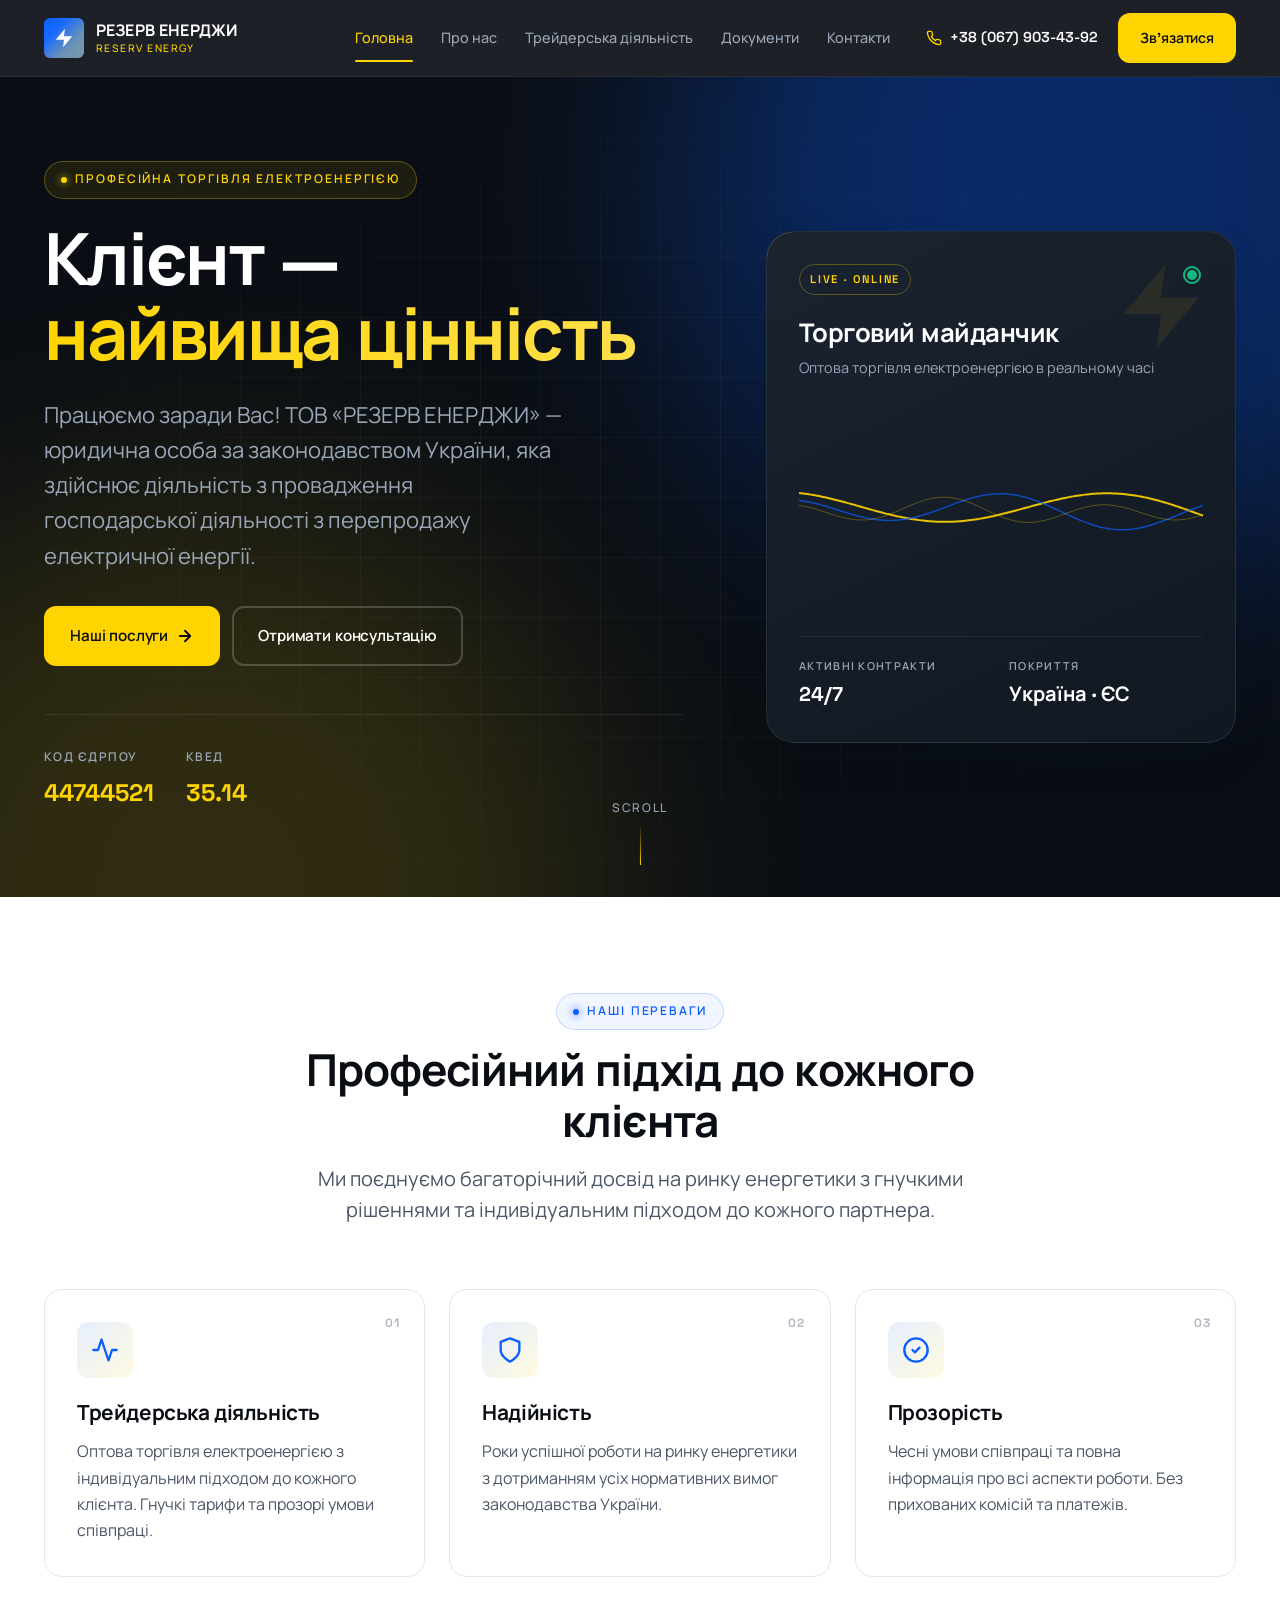
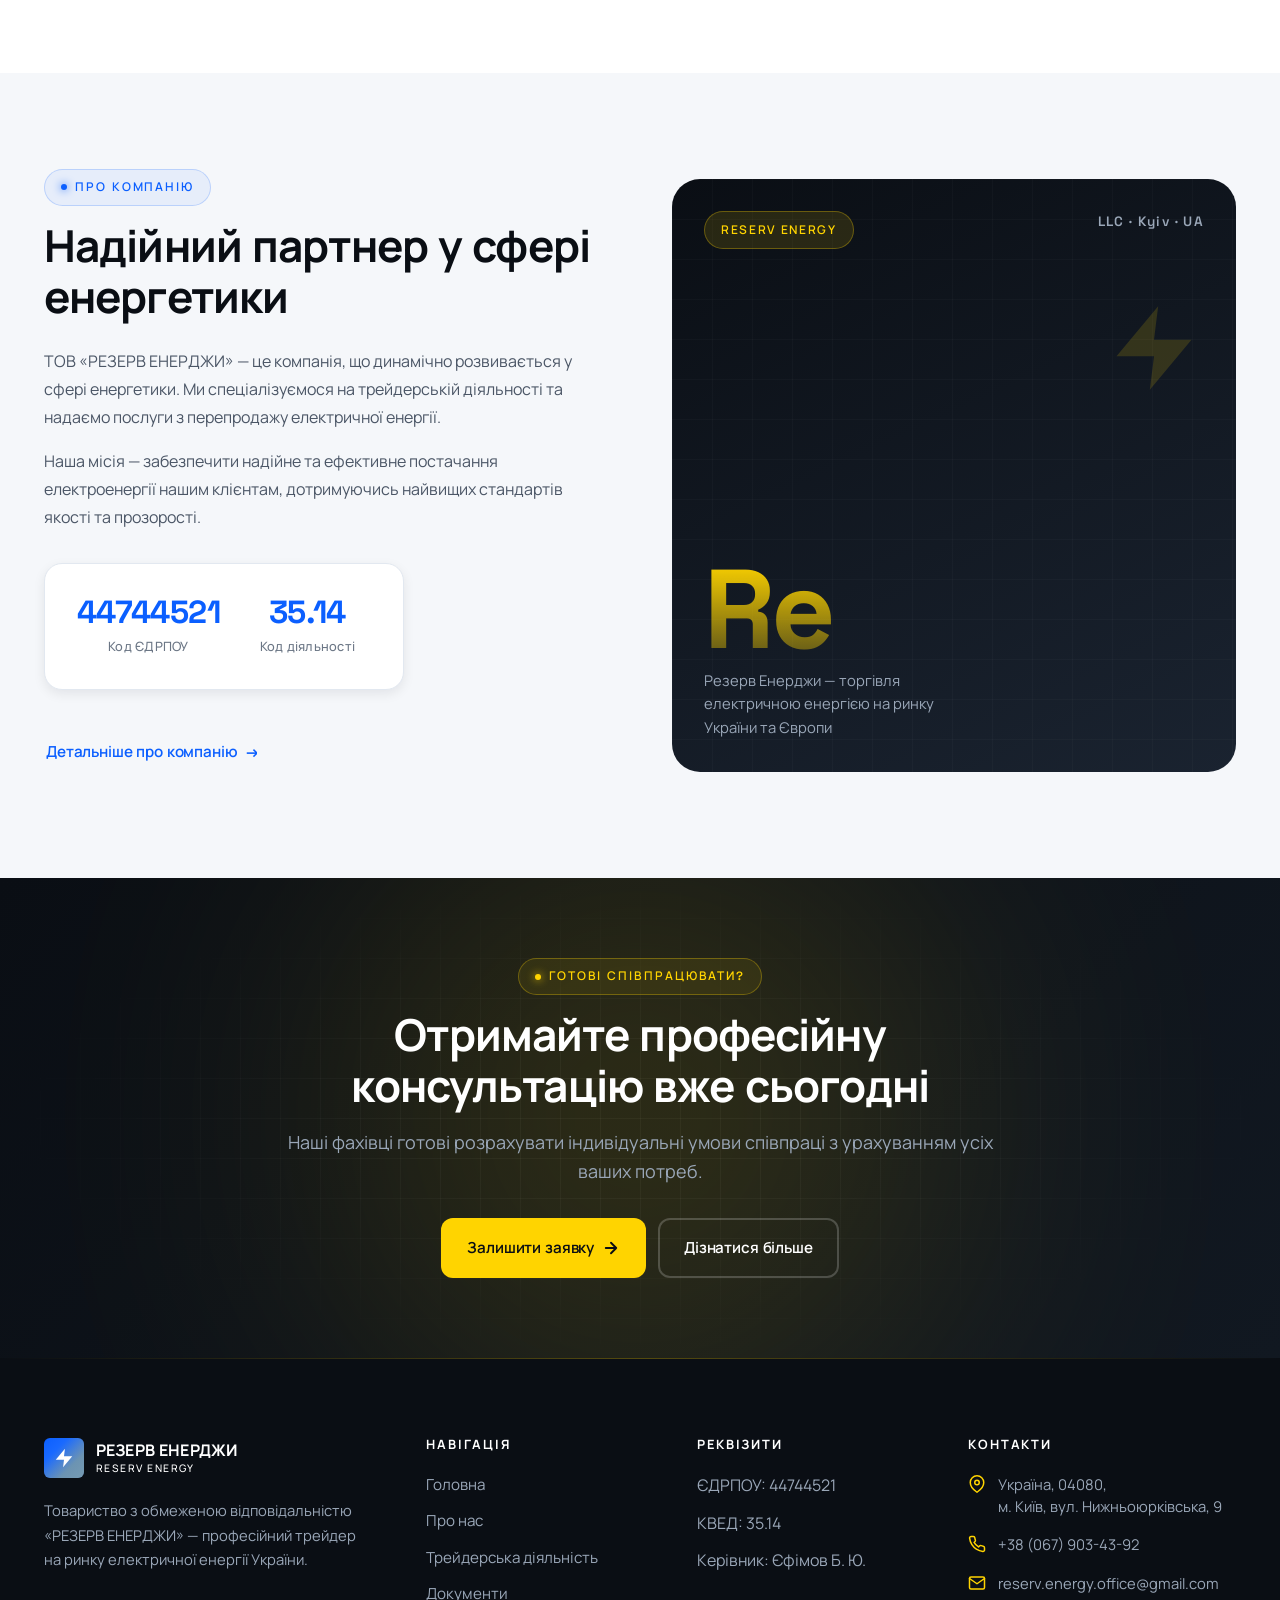
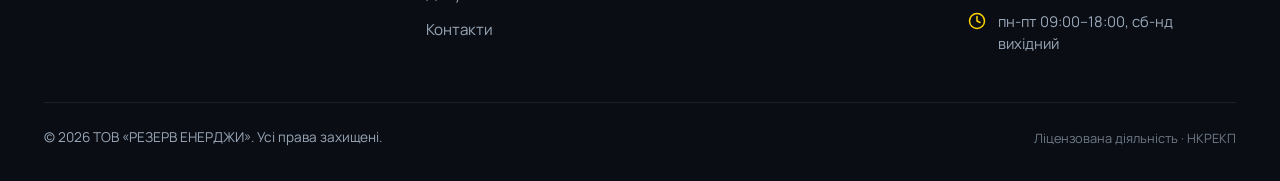
<file: index.html>
<!DOCTYPE html>
<html lang="uk">
<head>
    <meta charset="UTF-8">
    <meta name="viewport" content="width=device-width, initial-scale=1.0">
    <title>РЕЗЕРВ ЕНЕРДЖИ — Професійна торгівля електроенергією в Україні</title>
    <meta name="description" content="ТОВ «РЕЗЕРВ ЕНЕРДЖИ» — надійний постачальник електроенергії. Оптова торгівля електроенергією з індивідуальним підходом до кожного клієнта.">
    <meta name="keywords" content="електроенергія, трейдер, постачальник електроенергії, оптова торгівля, РЕЗЕРВ ЕНЕРДЖИ">
    <link rel="stylesheet" href="css/style.css">
    <link rel="icon" type="image/svg+xml" href='data:image/svg+xml,<svg xmlns="http://www.w3.org/2000/svg" viewBox="0 0 24 24" fill="%23ffd400"><path d="M13 2L3 14h9l-1 8 10-12h-9l1-8z"/></svg>'>
</head>
<body>

    <!-- ========== HEADER ========== -->
    <header class="header">
        <div class="container">
            <div class="header__inner">
                <a href="index.html" class="logo" aria-label="РЕЗЕРВ ЕНЕРДЖИ — головна">
                    <span class="logo__mark">
                        <svg viewBox="0 0 24 24" fill="currentColor" aria-hidden="true">
                            <path d="M13 2L3 14h9l-1 8 10-12h-9l1-8z"/>
                        </svg>
                    </span>
                    <span class="logo__text">
                        <span class="logo__name">РЕЗЕРВ ЕНЕРДЖИ</span>
                        <span class="logo__tagline">Reserv Energy</span>
                    </span>
                </a>

                <button class="nav-toggle" aria-label="Відкрити меню" aria-expanded="false">
                    <span></span><span></span><span></span>
                </button>

                <div class="header__nav-wrapper">
                    <nav class="nav" aria-label="Головне меню">
                        <a href="index.html" class="nav__link is-active">Головна</a>
                        <a href="about.html" class="nav__link">Про нас</a>
                        <a href="services.html" class="nav__link">Трейдерська діяльність</a>
                        <a href="documents.html" class="nav__link">Документи</a>
                        <a href="contact.html" class="nav__link">Контакти</a>
                    </nav>
                    <div class="header__cta">
                        <a href="tel:+380679034392" class="header__phone">
                            <svg viewBox="0 0 24 24" fill="none" stroke="currentColor" stroke-width="2" stroke-linecap="round" stroke-linejoin="round" aria-hidden="true">
                                <path d="M22 16.92v3a2 2 0 0 1-2.18 2 19.79 19.79 0 0 1-8.63-3.07 19.5 19.5 0 0 1-6-6 19.79 19.79 0 0 1-3.07-8.67A2 2 0 0 1 4.11 2h3a2 2 0 0 1 2 1.72 12.84 12.84 0 0 0 .7 2.81 2 2 0 0 1-.45 2.11L8.09 9.91a16 16 0 0 0 6 6l1.27-1.27a2 2 0 0 1 2.11-.45 12.84 12.84 0 0 0 2.81.7A2 2 0 0 1 22 16.92z"/>
                            </svg>
                            +38 (067) 903-43-92
                        </a>
                        <a href="contact.html" class="btn btn--accent">Зв'язатися</a>
                    </div>
                </div>
            </div>
        </div>
    </header>

    <main>

        <!-- ========== HERO ========== -->
        <section class="hero">
            <div class="hero__grid-bg"></div>
            <div class="hero__gradient hero__gradient--1"></div>
            <div class="hero__gradient hero__gradient--2"></div>

            <div class="container">
                <div class="hero__inner">
                    <div class="hero__content fade-up">
                        <span class="eyebrow eyebrow--inverse">Професійна торгівля електроенергією</span>

                        <h1 class="hero__title">
                            Клієнт —<br>
                            <span class="hero__title-accent">найвища цінність</span>
                        </h1>

                        <p class="hero__subtitle">
                            Працюємо заради Вас! ТОВ «РЕЗЕРВ ЕНЕРДЖИ» — юридична особа за законодавством України, яка здійснює діяльність з провадження господарської діяльності з перепродажу електричної енергії.
                        </p>

                        <div class="hero__cta">
                            <a href="services.html" class="btn btn--accent">
                                Наші послуги
                                <svg width="18" height="18" viewBox="0 0 24 24" fill="none" stroke="currentColor" stroke-width="2.5" stroke-linecap="round" stroke-linejoin="round" aria-hidden="true">
                                    <path d="M5 12h14M12 5l7 7-7 7"/>
                                </svg>
                            </a>
                            <a href="contact.html" class="btn btn--outline-light">Отримати консультацію</a>
                        </div>

                        <div class="hero__meta">
                            <div class="hero__meta-item">
                                <span class="hero__meta-label">Код ЄДРПОУ</span>
                                <span class="hero__meta-value">44744521</span>
                            </div>
                            <div class="hero__meta-item">
                                <span class="hero__meta-label">КВЕД</span>
                                <span class="hero__meta-value">35.14</span>
                            </div>
                        </div>
                    </div>

                    <!-- Energy card visual -->
                    <div class="hero__visual fade-up">
                        <div class="energy-card">
                            <svg class="energy-card__bolt" viewBox="0 0 24 24" fill="currentColor" aria-hidden="true">
                                <path d="M13 2L3 14h9l-1 8 10-12h-9l1-8z"/>
                            </svg>

                            <div class="energy-card__header">
                                <span class="energy-card__chip">Live · Online</span>
                                <span class="energy-card__pulse" aria-hidden="true"></span>
                            </div>

                            <h3 class="energy-card__title">Торговий майданчик</h3>
                            <p class="energy-card__subtitle">Оптова торгівля електроенергією в реальному часі</p>

                            <div class="energy-card__wave">
                                <canvas id="energyWave" style="width:100%;height:100%"></canvas>
                            </div>

                            <div class="energy-card__stats">
                                <div class="energy-stat">
                                    <div class="energy-stat__label">Активні контракти</div>
                                    <div class="energy-stat__value">24/7</div>
                                </div>
                                <div class="energy-stat">
                                    <div class="energy-stat__label">Покриття</div>
                                    <div class="energy-stat__value">Україна · ЄС</div>
                                </div>
                            </div>
                        </div>
                    </div>
                </div>
            </div>

            <div class="hero__scroll" aria-hidden="true">
                <span>Scroll</span>
                <span class="hero__scroll-line"></span>
            </div>
        </section>

        <!-- ========== ADVANTAGES ========== -->
        <section class="section">
            <div class="container">
                <div class="section-head fade-up">
                    <span class="eyebrow">Наші переваги</span>
                    <h2 class="section-head__title">Професійний підхід до кожного клієнта</h2>
                    <p class="lead">Ми поєднуємо багаторічний досвід на ринку енергетики з гнучкими рішеннями та індивідуальним підходом до кожного партнера.</p>
                </div>

                <div class="advantages">
                    <div class="advantage-card fade-up">
                        <span class="advantage-card__number">01</span>
                        <div class="advantage-card__icon">
                            <svg viewBox="0 0 24 24" fill="none" stroke="currentColor" stroke-width="2" stroke-linecap="round" stroke-linejoin="round" aria-hidden="true">
                                <polyline points="22 12 18 12 15 21 9 3 6 12 2 12"/>
                            </svg>
                        </div>
                        <h3 class="advantage-card__title">Трейдерська діяльність</h3>
                        <p class="advantage-card__text">Оптова торгівля електроенергією з індивідуальним підходом до кожного клієнта. Гнучкі тарифи та прозорі умови співпраці.</p>
                    </div>

                    <div class="advantage-card fade-up">
                        <span class="advantage-card__number">02</span>
                        <div class="advantage-card__icon">
                            <svg viewBox="0 0 24 24" fill="none" stroke="currentColor" stroke-width="2" stroke-linecap="round" stroke-linejoin="round" aria-hidden="true">
                                <path d="M12 22s8-4 8-10V5l-8-3-8 3v7c0 6 8 10 8 10z"/>
                            </svg>
                        </div>
                        <h3 class="advantage-card__title">Надійність</h3>
                        <p class="advantage-card__text">Роки успішної роботи на ринку енергетики з дотриманням усіх нормативних вимог законодавства України.</p>
                    </div>

                    <div class="advantage-card fade-up">
                        <span class="advantage-card__number">03</span>
                        <div class="advantage-card__icon">
                            <svg viewBox="0 0 24 24" fill="none" stroke="currentColor" stroke-width="2" stroke-linecap="round" stroke-linejoin="round" aria-hidden="true">
                                <circle cx="12" cy="12" r="10"/>
                                <path d="M9 12l2 2 4-4"/>
                            </svg>
                        </div>
                        <h3 class="advantage-card__title">Прозорість</h3>
                        <p class="advantage-card__text">Чесні умови співпраці та повна інформація про всі аспекти роботи. Без прихованих комісій та платежів.</p>
                    </div>
                </div>
            </div>
        </section>

        <!-- ========== ABOUT PREVIEW ========== -->
        <section class="section section--alt">
            <div class="container">
                <div class="about-preview">
                    <div class="about-preview__text fade-up">
                        <span class="eyebrow">Про компанію</span>
                        <h2 style="margin:var(--space-4) 0 var(--space-6)">Надійний партнер у сфері енергетики</h2>
                        <p>ТОВ «РЕЗЕРВ ЕНЕРДЖИ» — це компанія, що динамічно розвивається у сфері енергетики. Ми спеціалізуємося на трейдерській діяльності та надаємо послуги з перепродажу електричної енергії.</p>
                        <p>Наша місія — забезпечити надійне та ефективне постачання електроенергії нашим клієнтам, дотримуючись найвищих стандартів якості та прозорості.</p>

                        <div class="about-preview__stats" style="grid-template-columns:repeat(2,1fr);max-width:360px">
                            <div class="stat">
                                <div class="stat__value">44744521</div>
                                <div class="stat__label">Код ЄДРПОУ</div>
                            </div>
                            <div class="stat">
                                <div class="stat__value">35.14</div>
                                <div class="stat__label">Код діяльності</div>
                            </div>
                        </div>

                        <a href="about.html" class="btn btn--ghost" style="margin-top:var(--space-8)">
                            Детальніше про компанію
                            <span class="btn__arrow">→</span>
                        </a>
                    </div>

                    <div class="about-preview__visual fade-up">
                        <svg class="about-preview__visual-bolt" viewBox="0 0 24 24" fill="currentColor" aria-hidden="true">
                            <path d="M13 2L3 14h9l-1 8 10-12h-9l1-8z"/>
                        </svg>
                        <div class="about-preview__visual-top">
                            <span class="about-preview__visual-badge">Reserv Energy</span>
                            <span class="about-preview__visual-code">LLC · Kyiv · UA</span>
                        </div>
                        <div class="about-preview__visual-main">
                            <div class="about-preview__visual-number">Re</div>
                            <div class="about-preview__visual-label">Резерв Енерджи — торгівля електричною енергією на ринку України та Європи</div>
                        </div>
                    </div>
                </div>
            </div>
        </section>

        <!-- ========== CTA ========== -->
        <section class="cta">
            <div class="cta__glow"></div>
            <div class="container">
                <div class="cta__inner fade-up">
                    <span class="eyebrow eyebrow--inverse">Готові співпрацювати?</span>
                    <h2 class="cta__title">Отримайте професійну консультацію вже сьогодні</h2>
                    <p class="cta__text">Наші фахівці готові розрахувати індивідуальні умови співпраці з урахуванням усіх ваших потреб.</p>
                    <div class="cta__buttons">
                        <a href="contact.html" class="btn btn--accent">
                            Залишити заявку
                            <svg width="18" height="18" viewBox="0 0 24 24" fill="none" stroke="currentColor" stroke-width="2.5" stroke-linecap="round" stroke-linejoin="round" aria-hidden="true">
                                <path d="M5 12h14M12 5l7 7-7 7"/>
                            </svg>
                        </a>
                        <a href="services.html" class="btn btn--outline-light">Дізнатися більше</a>
                    </div>
                </div>
            </div>
        </section>

    </main>

    <!-- ========== FOOTER ========== -->
    <footer class="footer">
        <div class="container">
            <div class="footer__main">
                <div class="footer__brand">
                    <a href="index.html" class="logo">
                        <span class="logo__mark">
                            <svg viewBox="0 0 24 24" fill="currentColor" aria-hidden="true">
                                <path d="M13 2L3 14h9l-1 8 10-12h-9l1-8z"/>
                            </svg>
                        </span>
                        <span class="logo__text">
                            <span class="logo__name">РЕЗЕРВ ЕНЕРДЖИ</span>
                            <span class="logo__tagline">Reserv Energy</span>
                        </span>
                    </a>
                    <p class="footer__desc">Товариство з обмеженою відповідальністю «РЕЗЕРВ ЕНЕРДЖИ» — професійний трейдер на ринку електричної енергії України.</p>
                </div>

                <div class="footer__col">
                    <h4 class="footer__col-title">Навігація</h4>
                    <div class="footer__links">
                        <a href="index.html">Головна</a>
                        <a href="about.html">Про нас</a>
                        <a href="services.html">Трейдерська діяльність</a>
                        <a href="documents.html">Документи</a>
                        <a href="contact.html">Контакти</a>
                    </div>
                </div>

                <div class="footer__col">
                    <h4 class="footer__col-title">Реквізити</h4>
                    <div class="footer__links">
                        <span>ЄДРПОУ: 44744521</span>
                        <span>КВЕД: 35.14</span>
                        <span>Керівник: Єфімов Б. Ю.</span>
                    </div>
                </div>

                <div class="footer__col">
                    <h4 class="footer__col-title">Контакти</h4>
                    <div class="footer__contacts">
                        <div class="footer__contact-item">
                            <svg viewBox="0 0 24 24" fill="none" stroke="currentColor" stroke-width="2" stroke-linecap="round" stroke-linejoin="round" aria-hidden="true">
                                <path d="M21 10c0 7-9 13-9 13s-9-6-9-13a9 9 0 0 1 18 0z"/>
                                <circle cx="12" cy="10" r="3"/>
                            </svg>
                            <span>Україна, 04080,<br>м. Київ, вул. Нижньоюрківська, 9</span>
                        </div>
                        <div class="footer__contact-item">
                            <svg viewBox="0 0 24 24" fill="none" stroke="currentColor" stroke-width="2" stroke-linecap="round" stroke-linejoin="round" aria-hidden="true">
                                <path d="M22 16.92v3a2 2 0 0 1-2.18 2 19.79 19.79 0 0 1-8.63-3.07 19.5 19.5 0 0 1-6-6 19.79 19.79 0 0 1-3.07-8.67A2 2 0 0 1 4.11 2h3a2 2 0 0 1 2 1.72 12.84 12.84 0 0 0 .7 2.81 2 2 0 0 1-.45 2.11L8.09 9.91a16 16 0 0 0 6 6l1.27-1.27a2 2 0 0 1 2.11-.45 12.84 12.84 0 0 0 2.81.7A2 2 0 0 1 22 16.92z"/>
                            </svg>
                            <a href="tel:+380679034392">+38 (067) 903-43-92</a>
                        </div>
                        <div class="footer__contact-item">
                            <svg viewBox="0 0 24 24" fill="none" stroke="currentColor" stroke-width="2" stroke-linecap="round" stroke-linejoin="round" aria-hidden="true">
                                <path d="M4 4h16c1.1 0 2 .9 2 2v12c0 1.1-.9 2-2 2H4c-1.1 0-2-.9-2-2V6c0-1.1.9-2 2-2z"/>
                                <polyline points="22,6 12,13 2,6"/>
                            </svg>
                            <a href="mailto:reserv.energy.office@gmail.com">reserv.energy.office@gmail.com</a>
                        </div>
                        <div class="footer__contact-item">
                            <svg viewBox="0 0 24 24" fill="none" stroke="currentColor" stroke-width="2" stroke-linecap="round" stroke-linejoin="round" aria-hidden="true">
                                <circle cx="12" cy="12" r="10"/>
                                <polyline points="12 6 12 12 16 14"/>
                            </svg>
                            <span>пн-пт 09:00–18:00, сб-нд вихідний</span>
                        </div>
                    </div>
                </div>
            </div>

            <div class="footer__bottom">
                <span>© 2026 ТОВ «РЕЗЕРВ ЕНЕРДЖИ». Усі права захищені.</span>
                <span class="footer__legal">Ліцензована діяльність · НКРЕКП</span>
            </div>
        </div>
    </footer>

    <script src="js/main.js"></script>
</body>
</html>
</file>
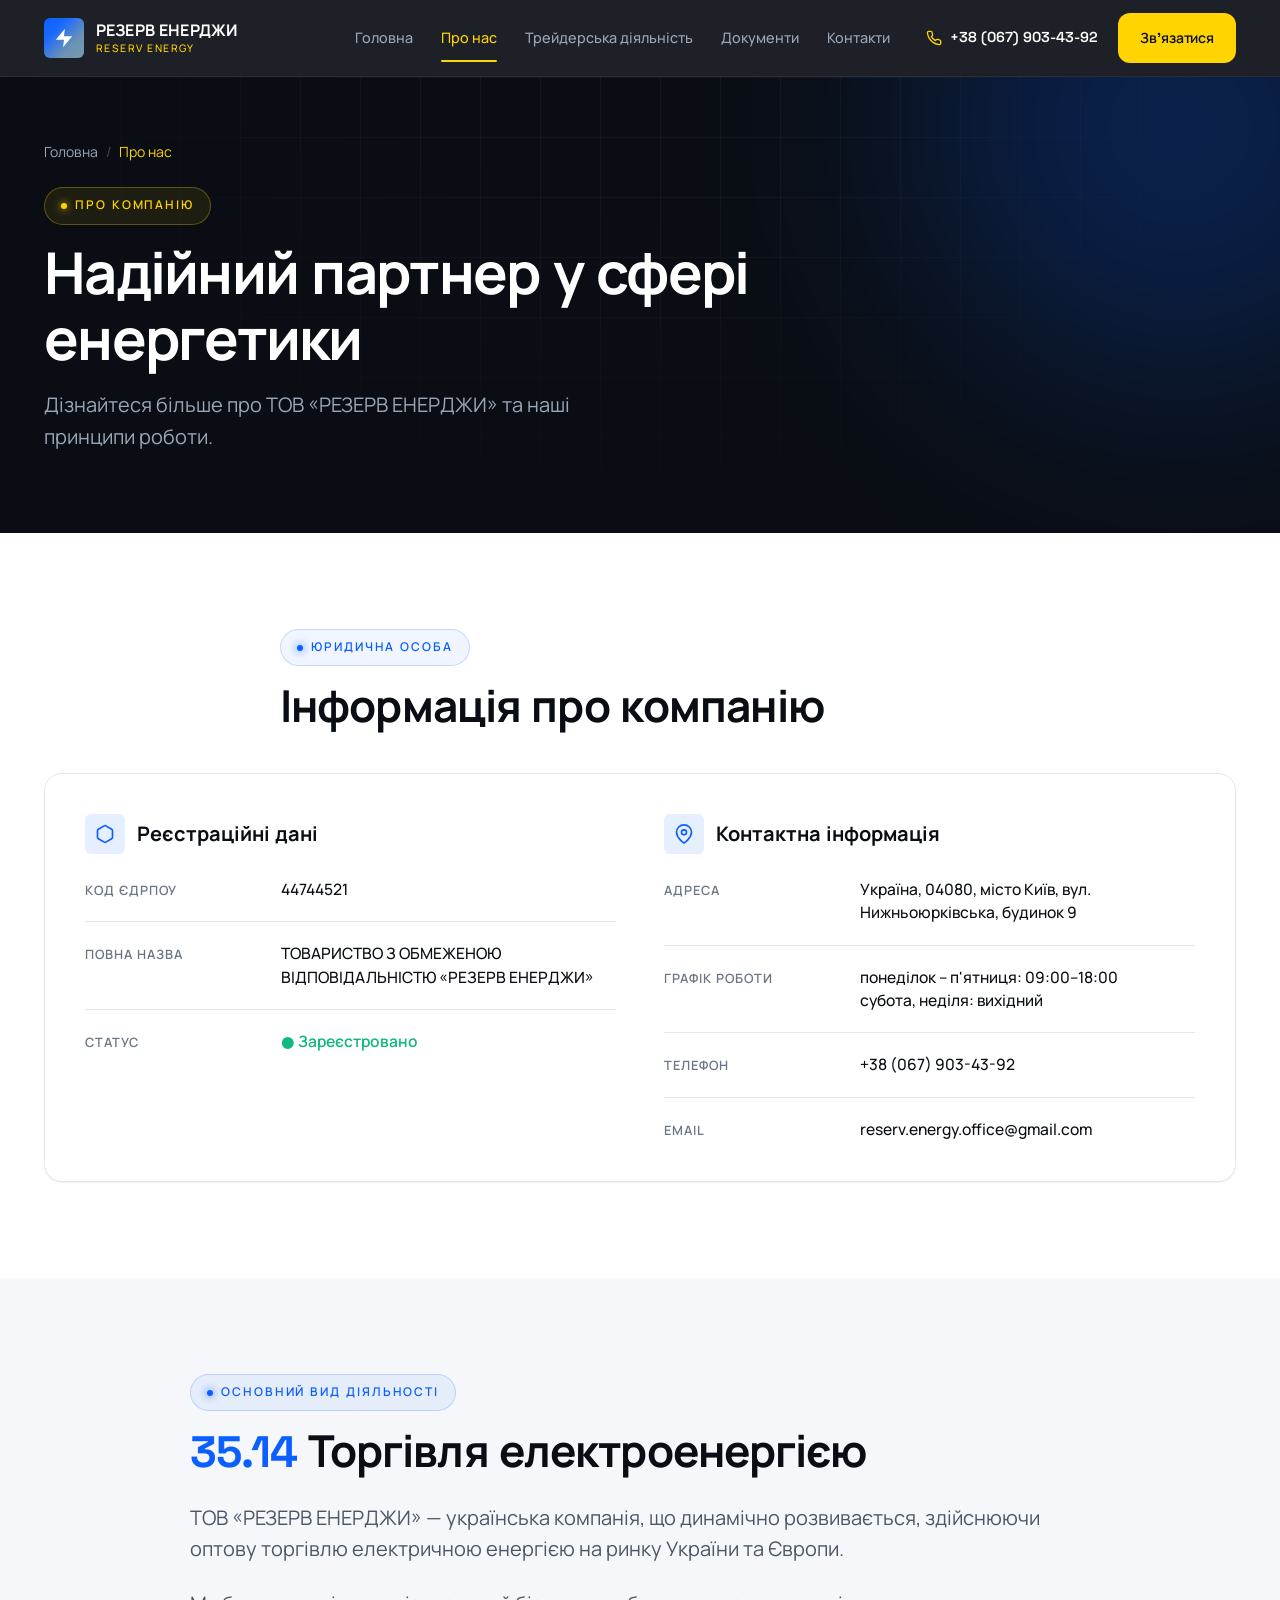
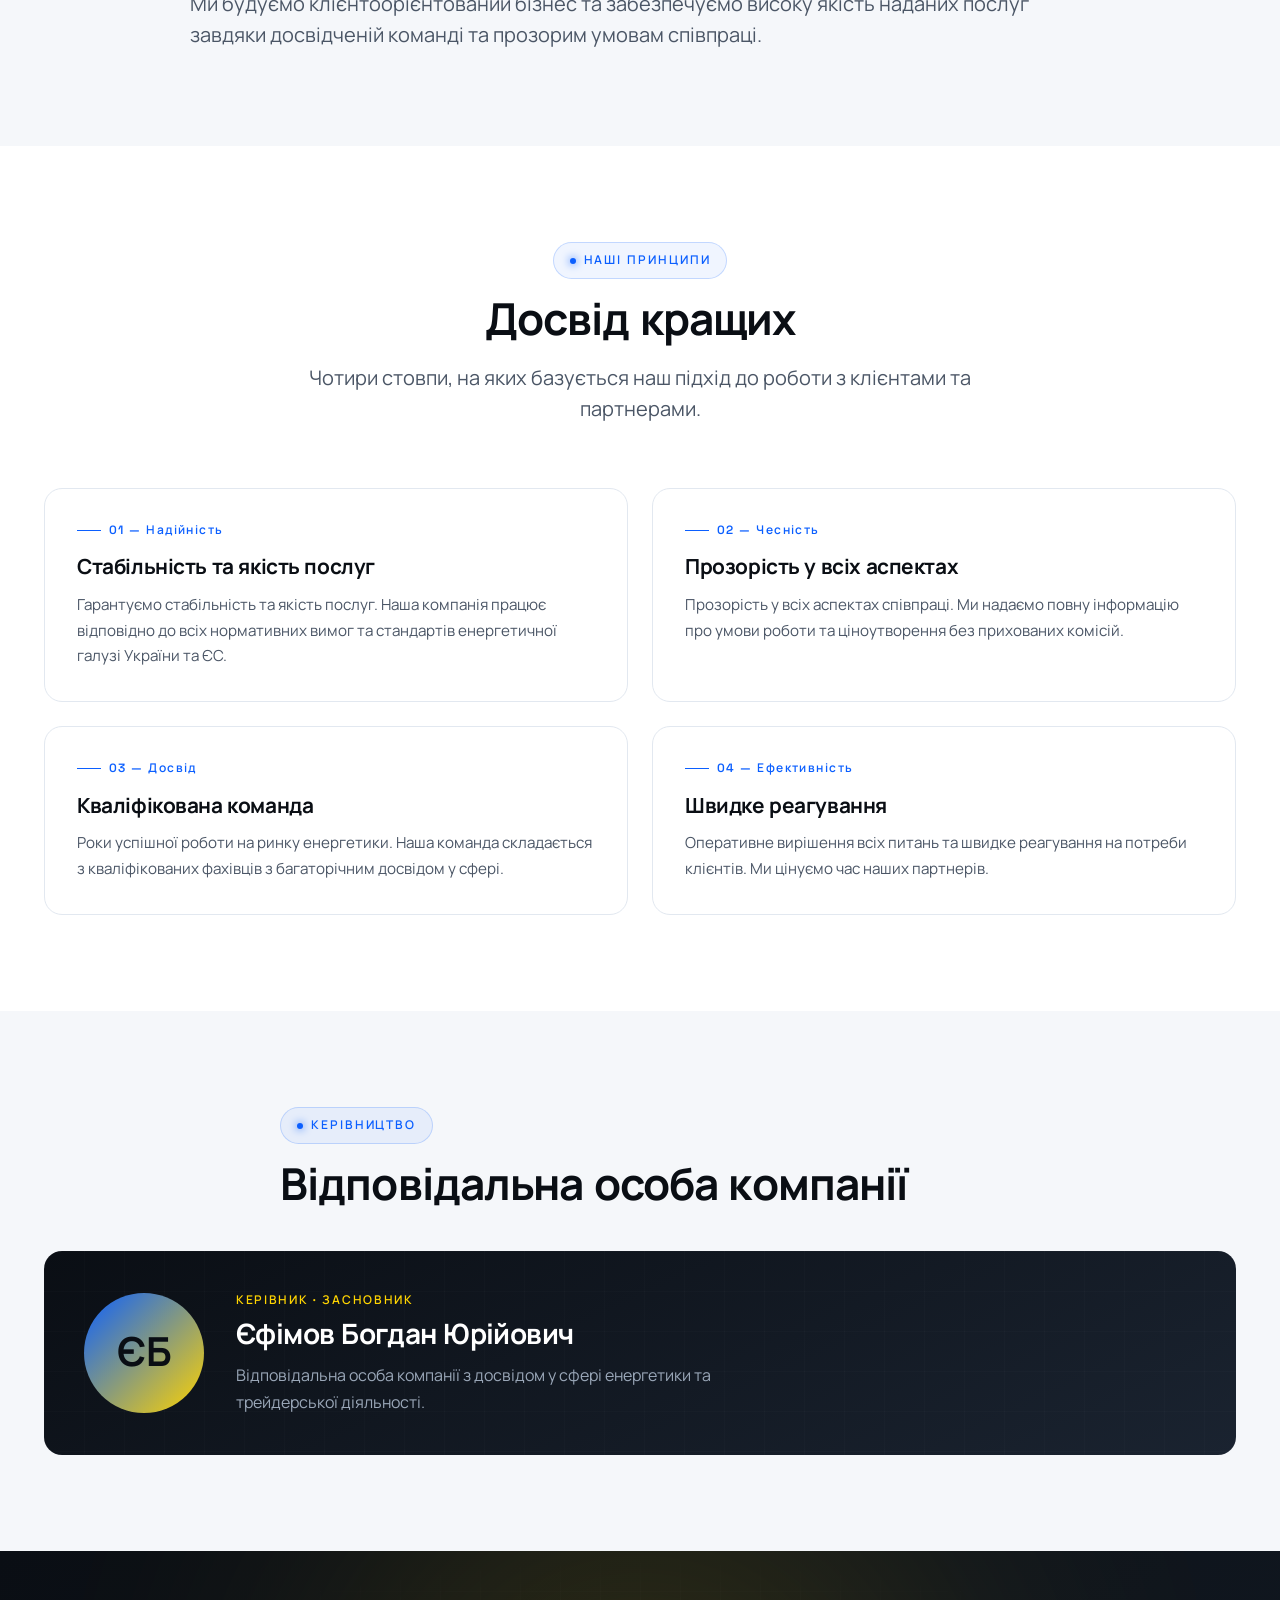
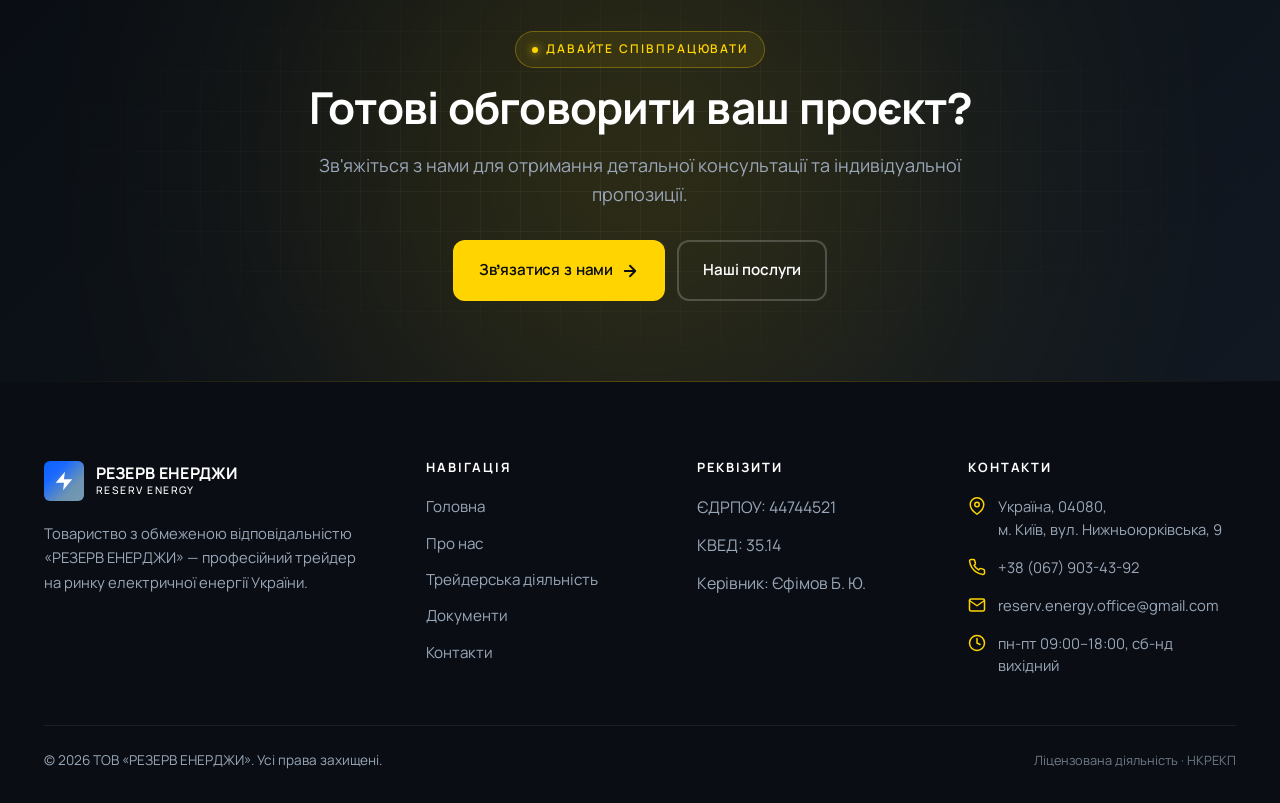
<file: about.html>
<!DOCTYPE html>
<html lang="uk">
<head>
    <meta charset="UTF-8">
    <meta name="viewport" content="width=device-width, initial-scale=1.0">
    <title>Про нас — ТОВ «РЕЗЕРВ ЕНЕРДЖИ»</title>
    <meta name="description" content="Дізнайтеся більше про ТОВ «РЕЗЕРВ ЕНЕРДЖИ» — компанію, що здійснює оптову торгівлю електричною енергією на ринку України та Європи.">
    <link rel="stylesheet" href="css/style.css">
    <link rel="icon" type="image/svg+xml" href='data:image/svg+xml,<svg xmlns="http://www.w3.org/2000/svg" viewBox="0 0 24 24" fill="%23ffd400"><path d="M13 2L3 14h9l-1 8 10-12h-9l1-8z"/></svg>'>
</head>
<body>

    <!-- ========== HEADER ========== -->
    <header class="header">
        <div class="container">
            <div class="header__inner">
                <a href="index.html" class="logo">
                    <span class="logo__mark">
                        <svg viewBox="0 0 24 24" fill="currentColor" aria-hidden="true">
                            <path d="M13 2L3 14h9l-1 8 10-12h-9l1-8z"/>
                        </svg>
                    </span>
                    <span class="logo__text">
                        <span class="logo__name">РЕЗЕРВ ЕНЕРДЖИ</span>
                        <span class="logo__tagline">Reserv Energy</span>
                    </span>
                </a>

                <button class="nav-toggle" aria-label="Відкрити меню" aria-expanded="false">
                    <span></span><span></span><span></span>
                </button>

                <div class="header__nav-wrapper">
                    <nav class="nav" aria-label="Головне меню">
                        <a href="index.html" class="nav__link">Головна</a>
                        <a href="about.html" class="nav__link is-active">Про нас</a>
                        <a href="services.html" class="nav__link">Трейдерська діяльність</a>
                        <a href="documents.html" class="nav__link">Документи</a>
                        <a href="contact.html" class="nav__link">Контакти</a>
                    </nav>
                    <div class="header__cta">
                        <a href="tel:+380679034392" class="header__phone">
                            <svg viewBox="0 0 24 24" fill="none" stroke="currentColor" stroke-width="2" stroke-linecap="round" stroke-linejoin="round" aria-hidden="true">
                                <path d="M22 16.92v3a2 2 0 0 1-2.18 2 19.79 19.79 0 0 1-8.63-3.07 19.5 19.5 0 0 1-6-6 19.79 19.79 0 0 1-3.07-8.67A2 2 0 0 1 4.11 2h3a2 2 0 0 1 2 1.72 12.84 12.84 0 0 0 .7 2.81 2 2 0 0 1-.45 2.11L8.09 9.91a16 16 0 0 0 6 6l1.27-1.27a2 2 0 0 1 2.11-.45 12.84 12.84 0 0 0 2.81.7A2 2 0 0 1 22 16.92z"/>
                            </svg>
                            +38 (067) 903-43-92
                        </a>
                        <a href="contact.html" class="btn btn--accent">Зв'язатися</a>
                    </div>
                </div>
            </div>
        </div>
    </header>

    <main>

        <!-- ========== PAGE HEADER ========== -->
        <section class="page-header">
            <div class="page-header__grid-bg"></div>
            <div class="page-header__glow"></div>
            <div class="container">
                <div class="page-header__inner">
                    <nav class="breadcrumbs" aria-label="Хлібні крихти">
                        <a href="index.html">Головна</a>
                        <span class="breadcrumbs__sep">/</span>
                        <span class="breadcrumbs__current">Про нас</span>
                    </nav>
                    <span class="eyebrow eyebrow--inverse">Про компанію</span>
                    <h1 class="page-header__title">Надійний партнер у сфері енергетики</h1>
                    <p class="page-header__subtitle">Дізнайтеся більше про ТОВ «РЕЗЕРВ ЕНЕРДЖИ» та наші принципи роботи.</p>
                </div>
            </div>
        </section>

        <!-- ========== COMPANY INFO ========== -->
        <section class="section">
            <div class="container">
                <div class="section-head fade-up" style="text-align:left;margin-bottom:var(--space-10)">
                    <span class="eyebrow">Юридична особа</span>
                    <h2 class="section-head__title" style="margin:var(--space-4) 0">Інформація про компанію</h2>
                </div>

                <div class="info-panel fade-up">
                    <div>
                        <div class="info-panel__heading">
                            <span class="info-panel__heading-icon">
                                <svg width="20" height="20" viewBox="0 0 24 24" fill="none" stroke="currentColor" stroke-width="2" stroke-linecap="round" stroke-linejoin="round" aria-hidden="true">
                                    <path d="M21 16V8a2 2 0 0 0-1-1.73l-7-4a2 2 0 0 0-2 0l-7 4A2 2 0 0 0 3 8v8a2 2 0 0 0 1 1.73l7 4a2 2 0 0 0 2 0l7-4A2 2 0 0 0 21 16z"/>
                                </svg>
                            </span>
                            Реєстраційні дані
                        </div>
                        <ul class="info-list">
                            <li class="info-list__item">
                                <span class="info-list__label">Код ЄДРПОУ</span>
                                <span class="info-list__value">44744521</span>
                            </li>
                            <li class="info-list__item">
                                <span class="info-list__label">Повна назва</span>
                                <span class="info-list__value">ТОВАРИСТВО З ОБМЕЖЕНОЮ ВІДПОВІДАЛЬНІСТЮ «РЕЗЕРВ ЕНЕРДЖИ»</span>
                            </li>
                            <li class="info-list__item">
                                <span class="info-list__label">Статус</span>
                                <span class="info-list__value" style="color:var(--color-success);font-weight:600">● Зареєстровано</span>
                            </li>
                        </ul>
                    </div>

                    <div>
                        <div class="info-panel__heading">
                            <span class="info-panel__heading-icon">
                                <svg width="20" height="20" viewBox="0 0 24 24" fill="none" stroke="currentColor" stroke-width="2" stroke-linecap="round" stroke-linejoin="round" aria-hidden="true">
                                    <path d="M21 10c0 7-9 13-9 13s-9-6-9-13a9 9 0 0 1 18 0z"/>
                                    <circle cx="12" cy="10" r="3"/>
                                </svg>
                            </span>
                            Контактна інформація
                        </div>
                        <ul class="info-list">
                            <li class="info-list__item">
                                <span class="info-list__label">Адреса</span>
                                <span class="info-list__value">Україна, 04080, місто Київ, вул. Нижньоюрківська, будинок 9</span>
                            </li>
                            <li class="info-list__item">
                                <span class="info-list__label">Графік роботи</span>
                                <span class="info-list__value">понеділок – п'ятниця: 09:00–18:00<br>субота, неділя: вихідний</span>
                            </li>
                            <li class="info-list__item">
                                <span class="info-list__label">Телефон</span>
                                <span class="info-list__value"><a href="tel:+380679034392">+38 (067) 903-43-92</a></span>
                            </li>
                            <li class="info-list__item">
                                <span class="info-list__label">Email</span>
                                <span class="info-list__value"><a href="mailto:reserv.energy.office@gmail.com">reserv.energy.office@gmail.com</a></span>
                            </li>
                        </ul>
                    </div>
                </div>
            </div>
        </section>

        <!-- ========== MAIN ACTIVITY ========== -->
        <section class="section section--alt">
            <div class="container">
                <div style="max-width:900px;margin:0 auto" class="fade-up">
                    <span class="eyebrow">Основний вид діяльності</span>
                    <h2 style="margin:var(--space-4) 0 var(--space-6)">
                        <span style="font-family:var(--font-display);color:var(--color-primary)">35.14</span> Торгівля електроенергією
                    </h2>
                    <p class="lead" style="margin-bottom:var(--space-6)">
                        ТОВ «РЕЗЕРВ ЕНЕРДЖИ» — українська компанія, що динамічно розвивається, здійснюючи оптову торгівлю електричною енергією на ринку України та Європи.
                    </p>
                    <p class="lead">
                        Ми будуємо клієнтоорієнтований бізнес та забезпечуємо високу якість наданих послуг завдяки досвідченій команді та прозорим умовам співпраці.
                    </p>
                </div>
            </div>
        </section>

        <!-- ========== PRINCIPLES ========== -->
        <section class="section">
            <div class="container">
                <div class="section-head fade-up">
                    <span class="eyebrow">Наші принципи</span>
                    <h2 class="section-head__title">Досвід кращих</h2>
                    <p class="lead">Чотири стовпи, на яких базується наш підхід до роботи з клієнтами та партнерами.</p>
                </div>

                <div class="principles">
                    <article class="principle-card fade-up">
                        <div class="principle-card__num">01 — Надійність</div>
                        <h3 class="principle-card__title">Стабільність та якість послуг</h3>
                        <p class="principle-card__text">Гарантуємо стабільність та якість послуг. Наша компанія працює відповідно до всіх нормативних вимог та стандартів енергетичної галузі України та ЄС.</p>
                    </article>

                    <article class="principle-card fade-up">
                        <div class="principle-card__num">02 — Чесність</div>
                        <h3 class="principle-card__title">Прозорість у всіх аспектах</h3>
                        <p class="principle-card__text">Прозорість у всіх аспектах співпраці. Ми надаємо повну інформацію про умови роботи та ціноутворення без прихованих комісій.</p>
                    </article>

                    <article class="principle-card fade-up">
                        <div class="principle-card__num">03 — Досвід</div>
                        <h3 class="principle-card__title">Кваліфікована команда</h3>
                        <p class="principle-card__text">Роки успішної роботи на ринку енергетики. Наша команда складається з кваліфікованих фахівців з багаторічним досвідом у сфері.</p>
                    </article>

                    <article class="principle-card fade-up">
                        <div class="principle-card__num">04 — Ефективність</div>
                        <h3 class="principle-card__title">Швидке реагування</h3>
                        <p class="principle-card__text">Оперативне вирішення всіх питань та швидке реагування на потреби клієнтів. Ми цінуємо час наших партнерів.</p>
                    </article>
                </div>
            </div>
        </section>

        <!-- ========== LEADERSHIP ========== -->
        <section class="section section--alt">
            <div class="container">
                <div class="section-head fade-up" style="text-align:left;margin-bottom:var(--space-10)">
                    <span class="eyebrow">Керівництво</span>
                    <h2 class="section-head__title" style="margin:var(--space-4) 0">Відповідальна особа компанії</h2>
                </div>

                <div class="leader-card fade-up">
                    <div class="leader-card__avatar">ЄБ</div>
                    <div class="leader-card__content">
                        <div class="leader-card__role">Керівник · Засновник</div>
                        <h3 class="leader-card__name">Єфімов Богдан Юрійович</h3>
                        <p class="leader-card__desc">Відповідальна особа компанії з досвідом у сфері енергетики та трейдерської діяльності.</p>
                    </div>
                </div>
            </div>
        </section>

        <!-- ========== CTA ========== -->
        <section class="cta">
            <div class="cta__glow"></div>
            <div class="container">
                <div class="cta__inner fade-up">
                    <span class="eyebrow eyebrow--inverse">Давайте співпрацювати</span>
                    <h2 class="cta__title">Готові обговорити ваш проєкт?</h2>
                    <p class="cta__text">Зв'яжіться з нами для отримання детальної консультації та індивідуальної пропозиції.</p>
                    <div class="cta__buttons">
                        <a href="contact.html" class="btn btn--accent">
                            Зв'язатися з нами
                            <svg width="18" height="18" viewBox="0 0 24 24" fill="none" stroke="currentColor" stroke-width="2.5" stroke-linecap="round" stroke-linejoin="round" aria-hidden="true">
                                <path d="M5 12h14M12 5l7 7-7 7"/>
                            </svg>
                        </a>
                        <a href="services.html" class="btn btn--outline-light">Наші послуги</a>
                    </div>
                </div>
            </div>
        </section>

    </main>

    <!-- ========== FOOTER ========== -->
    <footer class="footer">
        <div class="container">
            <div class="footer__main">
                <div class="footer__brand">
                    <a href="index.html" class="logo">
                        <span class="logo__mark">
                            <svg viewBox="0 0 24 24" fill="currentColor" aria-hidden="true">
                                <path d="M13 2L3 14h9l-1 8 10-12h-9l1-8z"/>
                            </svg>
                        </span>
                        <span class="logo__text">
                            <span class="logo__name">РЕЗЕРВ ЕНЕРДЖИ</span>
                            <span class="logo__tagline">Reserv Energy</span>
                        </span>
                    </a>
                    <p class="footer__desc">Товариство з обмеженою відповідальністю «РЕЗЕРВ ЕНЕРДЖИ» — професійний трейдер на ринку електричної енергії України.</p>
                </div>

                <div class="footer__col">
                    <h4 class="footer__col-title">Навігація</h4>
                    <div class="footer__links">
                        <a href="index.html">Головна</a>
                        <a href="about.html">Про нас</a>
                        <a href="services.html">Трейдерська діяльність</a>
                        <a href="documents.html">Документи</a>
                        <a href="contact.html">Контакти</a>
                    </div>
                </div>

                <div class="footer__col">
                    <h4 class="footer__col-title">Реквізити</h4>
                    <div class="footer__links">
                        <span>ЄДРПОУ: 44744521</span>
                        <span>КВЕД: 35.14</span>
                        <span>Керівник: Єфімов Б. Ю.</span>
                    </div>
                </div>

                <div class="footer__col">
                    <h4 class="footer__col-title">Контакти</h4>
                    <div class="footer__contacts">
                        <div class="footer__contact-item">
                            <svg viewBox="0 0 24 24" fill="none" stroke="currentColor" stroke-width="2" stroke-linecap="round" stroke-linejoin="round" aria-hidden="true">
                                <path d="M21 10c0 7-9 13-9 13s-9-6-9-13a9 9 0 0 1 18 0z"/>
                                <circle cx="12" cy="10" r="3"/>
                            </svg>
                            <span>Україна, 04080,<br>м. Київ, вул. Нижньоюрківська, 9</span>
                        </div>
                        <div class="footer__contact-item">
                            <svg viewBox="0 0 24 24" fill="none" stroke="currentColor" stroke-width="2" stroke-linecap="round" stroke-linejoin="round" aria-hidden="true">
                                <path d="M22 16.92v3a2 2 0 0 1-2.18 2 19.79 19.79 0 0 1-8.63-3.07 19.5 19.5 0 0 1-6-6 19.79 19.79 0 0 1-3.07-8.67A2 2 0 0 1 4.11 2h3a2 2 0 0 1 2 1.72 12.84 12.84 0 0 0 .7 2.81 2 2 0 0 1-.45 2.11L8.09 9.91a16 16 0 0 0 6 6l1.27-1.27a2 2 0 0 1 2.11-.45 12.84 12.84 0 0 0 2.81.7A2 2 0 0 1 22 16.92z"/>
                            </svg>
                            <a href="tel:+380679034392">+38 (067) 903-43-92</a>
                        </div>
                        <div class="footer__contact-item">
                            <svg viewBox="0 0 24 24" fill="none" stroke="currentColor" stroke-width="2" stroke-linecap="round" stroke-linejoin="round" aria-hidden="true">
                                <path d="M4 4h16c1.1 0 2 .9 2 2v12c0 1.1-.9 2-2 2H4c-1.1 0-2-.9-2-2V6c0-1.1.9-2 2-2z"/>
                                <polyline points="22,6 12,13 2,6"/>
                            </svg>
                            <a href="mailto:reserv.energy.office@gmail.com">reserv.energy.office@gmail.com</a>
                        </div>
                        <div class="footer__contact-item">
                            <svg viewBox="0 0 24 24" fill="none" stroke="currentColor" stroke-width="2" stroke-linecap="round" stroke-linejoin="round" aria-hidden="true">
                                <circle cx="12" cy="12" r="10"/>
                                <polyline points="12 6 12 12 16 14"/>
                            </svg>
                            <span>пн-пт 09:00–18:00, сб-нд вихідний</span>
                        </div>
                    </div>
                </div>
            </div>

            <div class="footer__bottom">
                <span>© 2026 ТОВ «РЕЗЕРВ ЕНЕРДЖИ». Усі права захищені.</span>
                <span class="footer__legal">Ліцензована діяльність · НКРЕКП</span>
            </div>
        </div>
    </footer>

    <script src="js/main.js"></script>
</body>
</html>
</file>
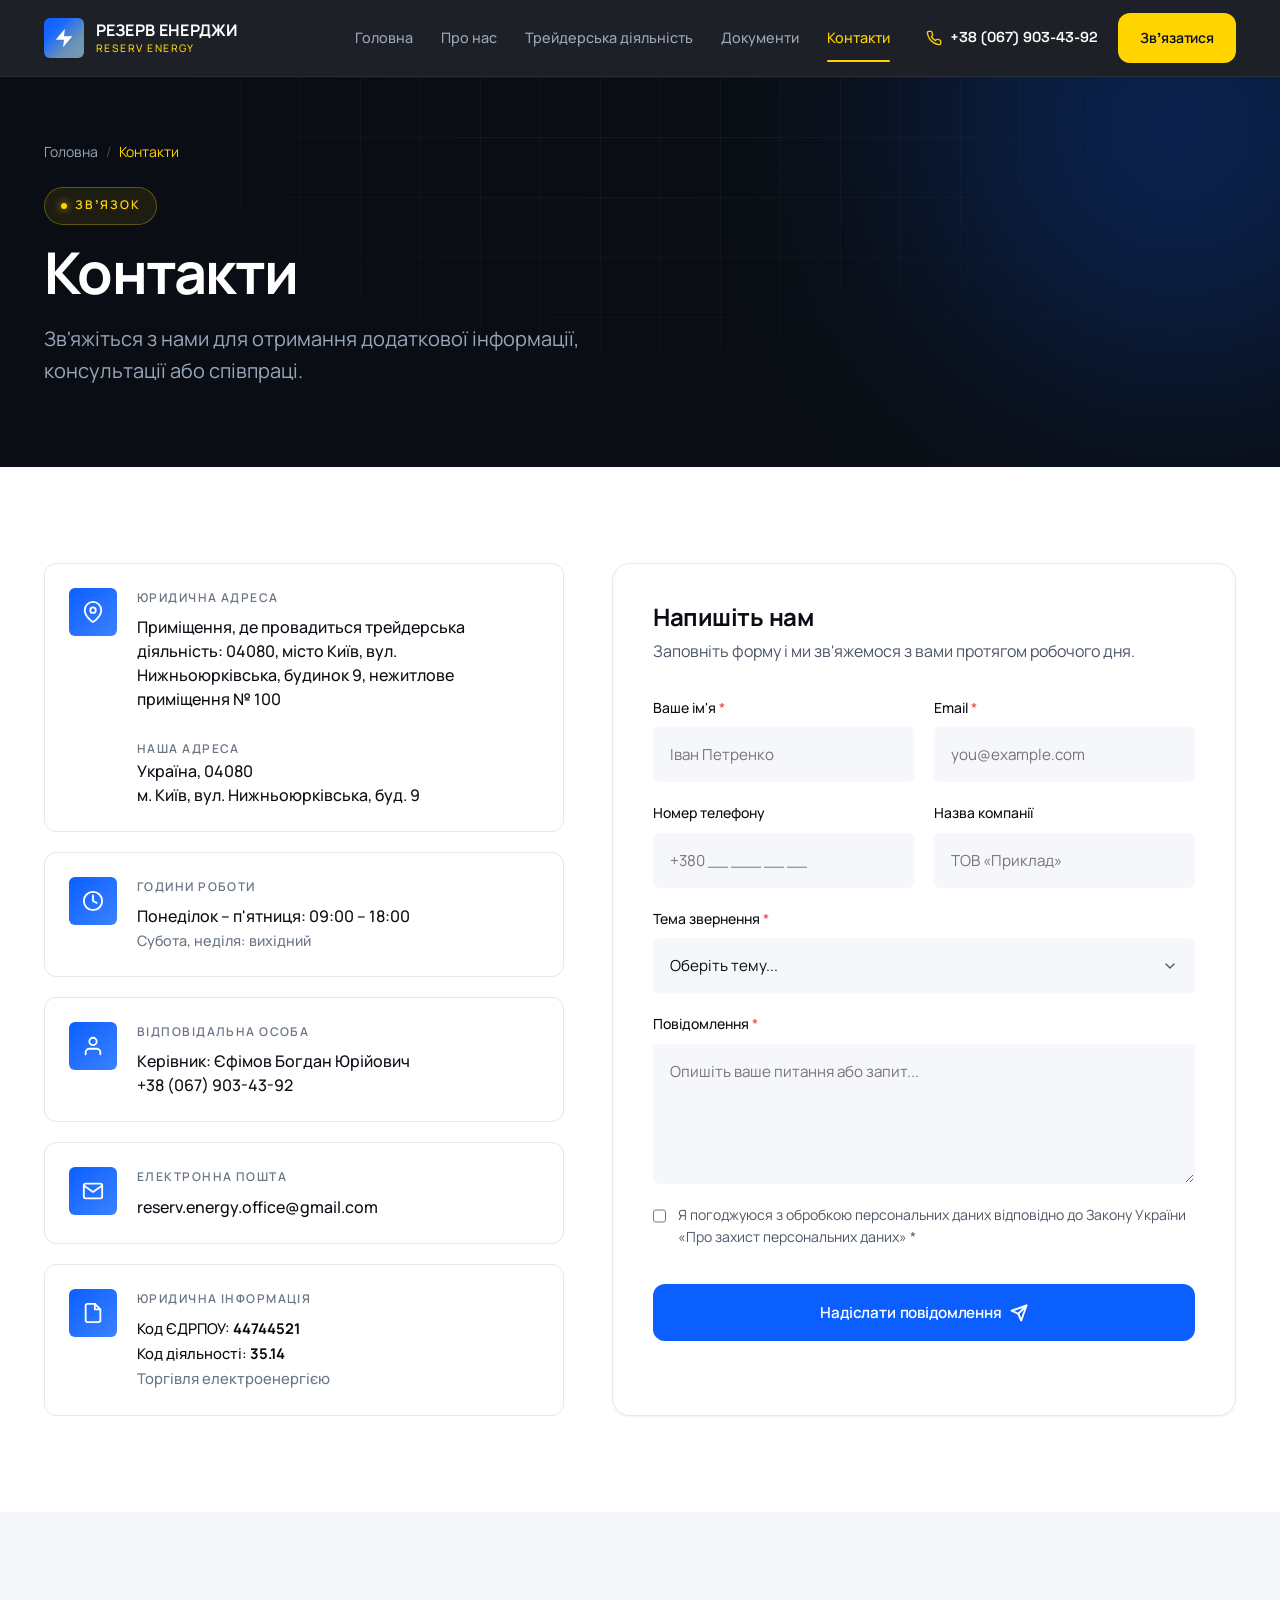
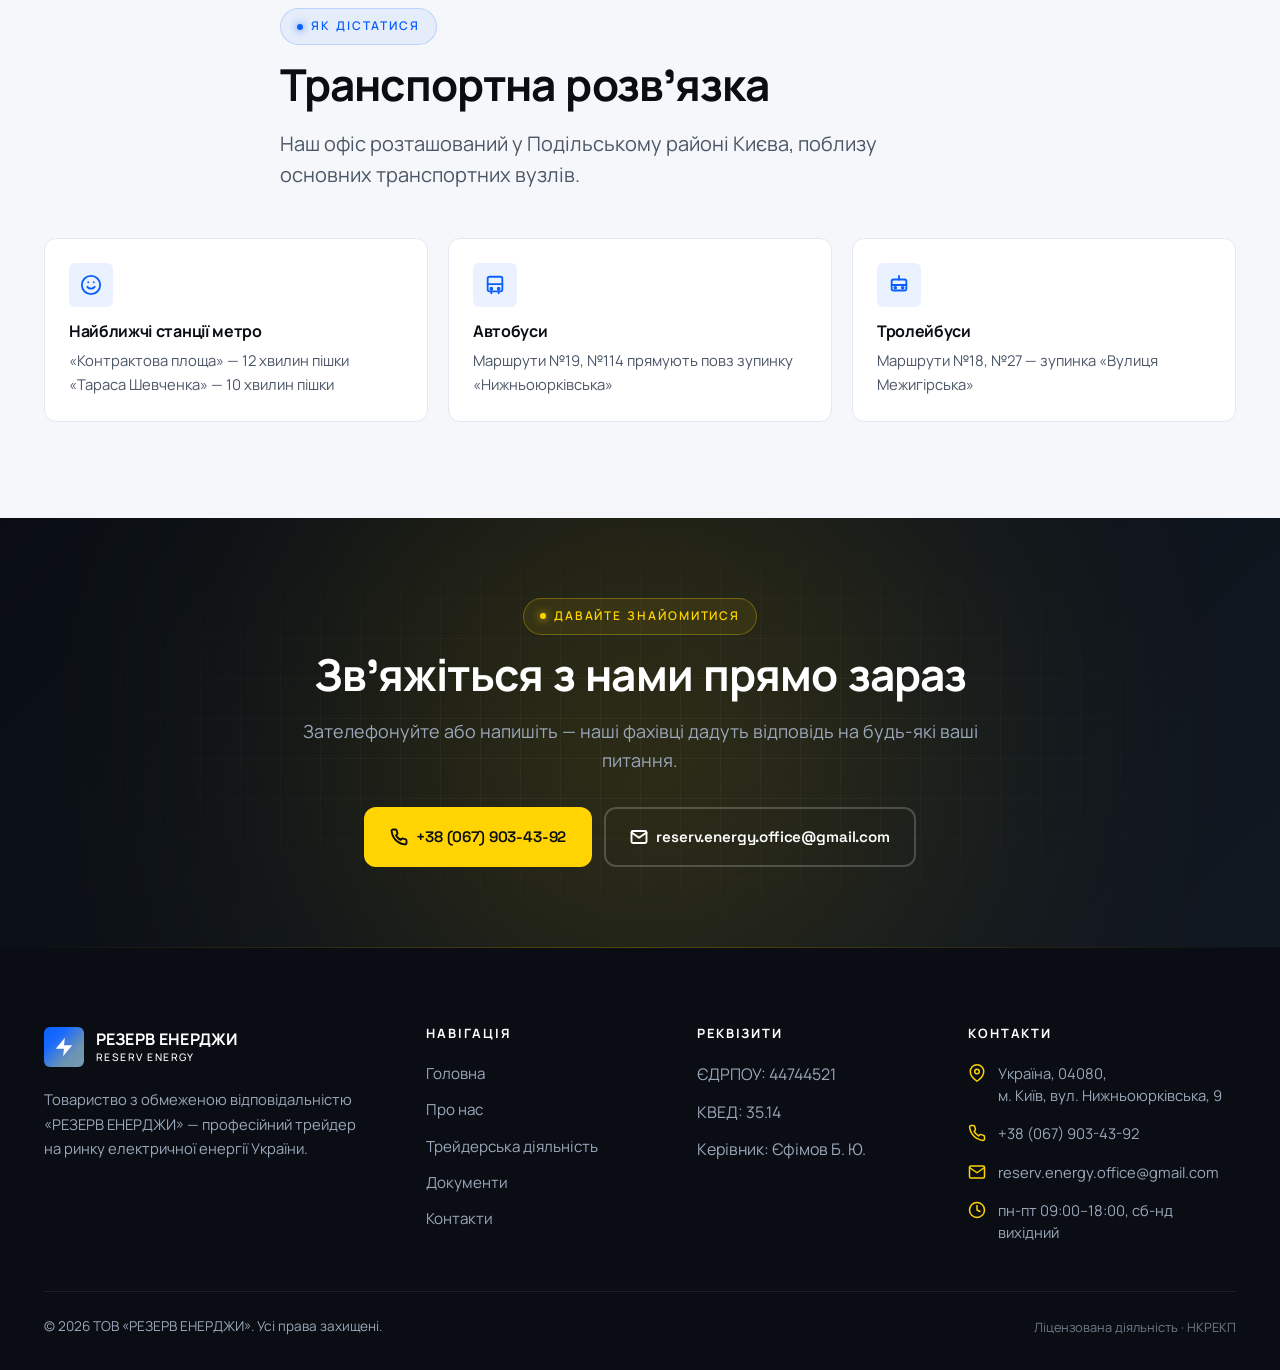
<file: contact.html>
<!DOCTYPE html>
<html lang="uk">
<head>
    <meta charset="UTF-8">
    <meta name="viewport" content="width=device-width, initial-scale=1.0">
    <title>Контакти — ТОВ «РЕЗЕРВ ЕНЕРДЖИ»</title>
    <meta name="description" content="Зв'яжіться з ТОВ «РЕЗЕРВ ЕНЕРДЖИ» для отримання професійної консультації. Адреса: м. Київ, вул. Нижньоюрківська, 9. Телефон: +38 (067) 903-43-92.">
    <link rel="stylesheet" href="css/style.css">
    <link rel="icon" type="image/svg+xml" href='data:image/svg+xml,<svg xmlns="http://www.w3.org/2000/svg" viewBox="0 0 24 24" fill="%23ffd400"><path d="M13 2L3 14h9l-1 8 10-12h-9l1-8z"/></svg>'>
</head>
<body>

    <!-- ========== HEADER ========== -->
    <header class="header">
        <div class="container">
            <div class="header__inner">
                <a href="index.html" class="logo">
                    <span class="logo__mark">
                        <svg viewBox="0 0 24 24" fill="currentColor" aria-hidden="true">
                            <path d="M13 2L3 14h9l-1 8 10-12h-9l1-8z"/>
                        </svg>
                    </span>
                    <span class="logo__text">
                        <span class="logo__name">РЕЗЕРВ ЕНЕРДЖИ</span>
                        <span class="logo__tagline">Reserv Energy</span>
                    </span>
                </a>

                <button class="nav-toggle" aria-label="Відкрити меню" aria-expanded="false">
                    <span></span><span></span><span></span>
                </button>

                <div class="header__nav-wrapper">
                    <nav class="nav" aria-label="Головне меню">
                        <a href="index.html" class="nav__link">Головна</a>
                        <a href="about.html" class="nav__link">Про нас</a>
                        <a href="services.html" class="nav__link">Трейдерська діяльність</a>
                        <a href="documents.html" class="nav__link">Документи</a>
                        <a href="contact.html" class="nav__link is-active">Контакти</a>
                    </nav>
                    <div class="header__cta">
                        <a href="tel:+380679034392" class="header__phone">
                            <svg viewBox="0 0 24 24" fill="none" stroke="currentColor" stroke-width="2" stroke-linecap="round" stroke-linejoin="round" aria-hidden="true">
                                <path d="M22 16.92v3a2 2 0 0 1-2.18 2 19.79 19.79 0 0 1-8.63-3.07 19.5 19.5 0 0 1-6-6 19.79 19.79 0 0 1-3.07-8.67A2 2 0 0 1 4.11 2h3a2 2 0 0 1 2 1.72 12.84 12.84 0 0 0 .7 2.81 2 2 0 0 1-.45 2.11L8.09 9.91a16 16 0 0 0 6 6l1.27-1.27a2 2 0 0 1 2.11-.45 12.84 12.84 0 0 0 2.81.7A2 2 0 0 1 22 16.92z"/>
                            </svg>
                            +38 (067) 903-43-92
                        </a>
                        <a href="contact.html" class="btn btn--accent">Зв'язатися</a>
                    </div>
                </div>
            </div>
        </div>
    </header>

    <main>

        <!-- ========== PAGE HEADER ========== -->
        <section class="page-header">
            <div class="page-header__grid-bg"></div>
            <div class="page-header__glow"></div>
            <div class="container">
                <div class="page-header__inner">
                    <nav class="breadcrumbs" aria-label="Хлібні крихти">
                        <a href="index.html">Головна</a>
                        <span class="breadcrumbs__sep">/</span>
                        <span class="breadcrumbs__current">Контакти</span>
                    </nav>
                    <span class="eyebrow eyebrow--inverse">Зв'язок</span>
                    <h1 class="page-header__title">Контакти</h1>
                    <p class="page-header__subtitle">Зв'яжіться з нами для отримання додаткової інформації, консультації або співпраці.</p>
                </div>
            </div>
        </section>

        <!-- ========== CONTACT GRID ========== -->
        <section class="section">
            <div class="container">
                <div class="contact-grid">

                    <!-- Left: Contact Info -->
                    <div class="contact-info fade-up">
                        <div class="contact-item">
                            <span class="contact-item__icon">
                                <svg width="22" height="22" viewBox="0 0 24 24" fill="none" stroke="currentColor" stroke-width="2" stroke-linecap="round" stroke-linejoin="round" aria-hidden="true">
                                    <path d="M21 10c0 7-9 13-9 13s-9-6-9-13a9 9 0 0 1 18 0z"/>
                                    <circle cx="12" cy="10" r="3"/>
                                </svg>
                            </span>
                            <div>
                                <div class="contact-item__label">Юридична адреса</div>
                                <div class="contact-item__value">
                                    Приміщення, де провадиться трейдерська діяльність: 04080, місто Київ, вул. Нижньоюрківська, будинок 9, нежитлове приміщення № 100<br><br>
                                    <span class="contact-item__label">Наша адреса</span><br>
                                    Україна, 04080<br>
                                    м. Київ, вул. Нижньоюрківська, буд. 9
                                </div>
                            </div>
                        </div>

                        <div class="contact-item">
                            <span class="contact-item__icon">
                                <svg width="22" height="22" viewBox="0 0 24 24" fill="none" stroke="currentColor" stroke-width="2" stroke-linecap="round" stroke-linejoin="round" aria-hidden="true">
                                    <circle cx="12" cy="12" r="10"/>
                                    <polyline points="12 6 12 12 16 14"/>
                                </svg>
                            </span>
                            <div>
                                <div class="contact-item__label">Години роботи</div>
                                <div class="contact-item__value">Понеділок – п'ятниця: 09:00 – 18:00<br><span style="color:var(--color-text-soft);font-size:0.9rem">Субота, неділя: вихідний</span></div>
                            </div>
                        </div>

                        <div class="contact-item">
                            <span class="contact-item__icon">
                                <svg width="22" height="22" viewBox="0 0 24 24" fill="none" stroke="currentColor" stroke-width="2" stroke-linecap="round" stroke-linejoin="round" aria-hidden="true">
                                    <path d="M20 21v-2a4 4 0 0 0-4-4H8a4 4 0 0 0-4 4v2"/>
                                    <circle cx="12" cy="7" r="4"/>
                                </svg>
                            </span>
                            <div>
                                <div class="contact-item__label">Відповідальна особа</div>
                                <div class="contact-item__value">Керівник: Єфімов Богдан Юрійович<br><a href="tel:+380679034392">+38 (067) 903-43-92</a></div>
                            </div>
                        </div>

                        <div class="contact-item">
                            <span class="contact-item__icon">
                                <svg width="22" height="22" viewBox="0 0 24 24" fill="none" stroke="currentColor" stroke-width="2" stroke-linecap="round" stroke-linejoin="round" aria-hidden="true">
                                    <path d="M4 4h16c1.1 0 2 .9 2 2v12c0 1.1-.9 2-2 2H4c-1.1 0-2-.9-2-2V6c0-1.1.9-2 2-2z"/>
                                    <polyline points="22,6 12,13 2,6"/>
                                </svg>
                            </span>
                            <div>
                                <div class="contact-item__label">Електронна пошта</div>
                                <div class="contact-item__value"><a href="mailto:reserv.energy.office@gmail.com">reserv.energy.office@gmail.com</a></div>
                            </div>
                        </div>

                        <div class="contact-item">
                            <span class="contact-item__icon">
                                <svg width="22" height="22" viewBox="0 0 24 24" fill="none" stroke="currentColor" stroke-width="2" stroke-linecap="round" stroke-linejoin="round" aria-hidden="true">
                                    <path d="M14 2H6a2 2 0 0 0-2 2v16a2 2 0 0 0 2 2h12a2 2 0 0 0 2-2V8z"/>
                                    <polyline points="14 2 14 8 20 8"/>
                                </svg>
                            </span>
                            <div>
                                <div class="contact-item__label">Юридична інформація</div>
                                <div class="contact-item__value" style="font-size:0.925rem;line-height:1.7">
                                    Код ЄДРПОУ: <strong>44744521</strong><br>
                                    Код діяльності: <strong>35.14</strong><br>
                                    <span style="color:var(--color-text-soft)">Торгівля електроенергією</span>
                                </div>
                            </div>
                        </div>
                    </div>

                    <!-- Right: Form -->
                    <div class="form-card fade-up">
                        <h2 class="form-card__title">Напишіть нам</h2>
                        <p class="form-card__subtitle">Заповніть форму і ми зв'яжемося з вами протягом робочого дня.</p>

                        <form class="contact-form" action="https://formspree.io/f/mdayyaoy" method="POST">
                            <div class="form-grid">
                                <div class="form-field">
                                    <label for="name" class="form-label">Ваше ім'я <span class="required">*</span></label>
                                    <input type="text" id="name" name="name" class="form-input" placeholder="Іван Петренко" required>
                                </div>

                                <div class="form-field">
                                    <label for="email" class="form-label">Email <span class="required">*</span></label>
                                    <input type="email" id="email" name="email" class="form-input" placeholder="you@example.com" required>
                                </div>

                                <div class="form-field">
                                    <label for="phone" class="form-label">Номер телефону</label>
                                    <input type="tel" id="phone" name="phone" class="form-input" placeholder="+380 __ ___ __ __">
                                </div>

                                <div class="form-field">
                                    <label for="company" class="form-label">Назва компанії</label>
                                    <input type="text" id="company" name="company" class="form-input" placeholder="ТОВ «Приклад»">
                                </div>

                                <div class="form-field form-field--full">
                                    <label for="topic" class="form-label">Тема звернення <span class="required">*</span></label>
                                    <select id="topic" name="topic" class="form-select" required>
                                        <option value="">Оберіть тему...</option>
                                        <option value="consultation">Консультація</option>
                                        <option value="cooperation">Співпраця</option>
                                        <option value="pricing">Питання щодо цін</option>
                                        <option value="technical">Технічні питання</option>
                                        <option value="other">Інше</option>
                                    </select>
                                </div>

                                <div class="form-field form-field--full">
                                    <label for="message" class="form-label">Повідомлення <span class="required">*</span></label>
                                    <textarea id="message" name="message" class="form-textarea" placeholder="Опишіть ваше питання або запит..." required></textarea>
                                </div>

                                <div class="form-field form-field--full">
                                    <label class="form-checkbox">
                                        <input type="checkbox" name="consent" required>
                                        <span>Я погоджуюся з обробкою персональних даних відповідно до Закону України «Про захист персональних даних» <span class="required">*</span></span>
                                    </label>
                                </div>

                                <div class="form-field form-field--full">
                                    <button type="submit" class="form-submit btn btn--primary">
                                        Надіслати повідомлення
                                        <svg width="18" height="18" viewBox="0 0 24 24" fill="none" stroke="currentColor" stroke-width="2.5" stroke-linecap="round" stroke-linejoin="round" aria-hidden="true">
                                            <line x1="22" y1="2" x2="11" y2="13"/>
                                            <polygon points="22 2 15 22 11 13 2 9 22 2"/>
                                        </svg>
                                    </button>
                                </div>
                            </div>
                        </form>
                    </div>

                </div>
            </div>
        </section>

        <!-- ========== TRANSPORT ========== -->
        <section class="section section--alt">
            <div class="container">
                <div class="section-head fade-up" style="text-align:left;margin-bottom:var(--space-8)">
                    <span class="eyebrow">Як дістатися</span>
                    <h2 class="section-head__title" style="margin:var(--space-4) 0">Транспортна розв'язка</h2>
                    <p class="lead" style="max-width:640px">Наш офіс розташований у Подільському районі Києва, поблизу основних транспортних вузлів.</p>
                </div>

                <div class="transport-info">
                    <div class="transport-card fade-up">
                        <div class="transport-card__icon">
                            <svg width="22" height="22" viewBox="0 0 24 24" fill="none" stroke="currentColor" stroke-width="2" stroke-linecap="round" stroke-linejoin="round" aria-hidden="true">
                                <circle cx="12" cy="12" r="10"/>
                                <path d="M8 14s1.5 2 4 2 4-2 4-2"/>
                                <line x1="9" y1="9" x2="9.01" y2="9"/>
                                <line x1="15" y1="9" x2="15.01" y2="9"/>
                            </svg>
                        </div>
                        <h3 class="transport-card__title">Найближчі станції метро</h3>
                        <p class="transport-card__text">«Контрактова площа» — 12 хвилин пішки<br>«Тараса Шевченка» — 10 хвилин пішки</p>
                    </div>

                    <div class="transport-card fade-up">
                        <div class="transport-card__icon">
                            <svg width="22" height="22" viewBox="0 0 24 24" fill="none" stroke="currentColor" stroke-width="2" stroke-linecap="round" stroke-linejoin="round" aria-hidden="true">
                                <rect x="4" y="3" width="16" height="16" rx="2"/>
                                <path d="M4 11h16"/>
                                <circle cx="8" cy="16" r="1"/>
                                <circle cx="16" cy="16" r="1"/>
                                <path d="M8 19v2M16 19v2"/>
                            </svg>
                        </div>
                        <h3 class="transport-card__title">Автобуси</h3>
                        <p class="transport-card__text">Маршрути №19, №114 прямують повз зупинку «Нижньоюрківська»</p>
                    </div>

                    <div class="transport-card fade-up">
                        <div class="transport-card__icon">
                            <svg width="22" height="22" viewBox="0 0 24 24" fill="none" stroke="currentColor" stroke-width="2" stroke-linecap="round" stroke-linejoin="round" aria-hidden="true">
                                <path d="M12 2v4"/>
                                <rect x="4" y="6" width="16" height="12" rx="2"/>
                                <path d="M4 12h16"/>
                                <circle cx="8" cy="15" r="1"/>
                                <circle cx="16" cy="15" r="1"/>
                            </svg>
                        </div>
                        <h3 class="transport-card__title">Тролейбуси</h3>
                        <p class="transport-card__text">Маршрути №18, №27 — зупинка «Вулиця Межигірська»</p>
                    </div>
                </div>
            </div>
        </section>

        <!-- ========== CTA ========== -->
        <section class="cta">
            <div class="cta__glow"></div>
            <div class="container">
                <div class="cta__inner fade-up">
                    <span class="eyebrow eyebrow--inverse">Давайте знайомитися</span>
                    <h2 class="cta__title">Зв'яжіться з нами прямо зараз</h2>
                    <p class="cta__text">Зателефонуйте або напишіть — наші фахівці дадуть відповідь на будь-які ваші питання.</p>
                    <div class="cta__buttons">
                        <a href="tel:+380679034392" class="btn btn--accent">
                            <svg width="18" height="18" viewBox="0 0 24 24" fill="none" stroke="currentColor" stroke-width="2.5" stroke-linecap="round" stroke-linejoin="round" aria-hidden="true">
                                <path d="M22 16.92v3a2 2 0 0 1-2.18 2 19.79 19.79 0 0 1-8.63-3.07 19.5 19.5 0 0 1-6-6 19.79 19.79 0 0 1-3.07-8.67A2 2 0 0 1 4.11 2h3a2 2 0 0 1 2 1.72 12.84 12.84 0 0 0 .7 2.81 2 2 0 0 1-.45 2.11L8.09 9.91a16 16 0 0 0 6 6l1.27-1.27a2 2 0 0 1 2.11-.45 12.84 12.84 0 0 0 2.81.7A2 2 0 0 1 22 16.92z"/>
                            </svg>
                            +38 (067) 903-43-92
                        </a>
                        <a href="mailto:reserv.energy.office@gmail.com" class="btn btn--outline-light">
                            <svg width="18" height="18" viewBox="0 0 24 24" fill="none" stroke="currentColor" stroke-width="2.5" stroke-linecap="round" stroke-linejoin="round" aria-hidden="true">
                                <path d="M4 4h16c1.1 0 2 .9 2 2v12c0 1.1-.9 2-2 2H4c-1.1 0-2-.9-2-2V6c0-1.1.9-2 2-2z"/>
                                <polyline points="22,6 12,13 2,6"/>
                            </svg>
                            reserv.energy.office@gmail.com
                        </a>
                    </div>
                </div>
            </div>
        </section>

    </main>

    <!-- ========== FOOTER ========== -->
    <footer class="footer">
        <div class="container">
            <div class="footer__main">
                <div class="footer__brand">
                    <a href="index.html" class="logo">
                        <span class="logo__mark">
                            <svg viewBox="0 0 24 24" fill="currentColor" aria-hidden="true">
                                <path d="M13 2L3 14h9l-1 8 10-12h-9l1-8z"/>
                            </svg>
                        </span>
                        <span class="logo__text">
                            <span class="logo__name">РЕЗЕРВ ЕНЕРДЖИ</span>
                            <span class="logo__tagline">Reserv Energy</span>
                        </span>
                    </a>
                    <p class="footer__desc">Товариство з обмеженою відповідальністю «РЕЗЕРВ ЕНЕРДЖИ» — професійний трейдер на ринку електричної енергії України.</p>
                </div>

                <div class="footer__col">
                    <h4 class="footer__col-title">Навігація</h4>
                    <div class="footer__links">
                        <a href="index.html">Головна</a>
                        <a href="about.html">Про нас</a>
                        <a href="services.html">Трейдерська діяльність</a>
                        <a href="documents.html">Документи</a>
                        <a href="contact.html">Контакти</a>
                    </div>
                </div>

                <div class="footer__col">
                    <h4 class="footer__col-title">Реквізити</h4>
                    <div class="footer__links">
                        <span>ЄДРПОУ: 44744521</span>
                        <span>КВЕД: 35.14</span>
                        <span>Керівник: Єфімов Б. Ю.</span>
                    </div>
                </div>

                <div class="footer__col">
                    <h4 class="footer__col-title">Контакти</h4>
                    <div class="footer__contacts">
                        <div class="footer__contact-item">
                            <svg viewBox="0 0 24 24" fill="none" stroke="currentColor" stroke-width="2" stroke-linecap="round" stroke-linejoin="round" aria-hidden="true">
                                <path d="M21 10c0 7-9 13-9 13s-9-6-9-13a9 9 0 0 1 18 0z"/>
                                <circle cx="12" cy="10" r="3"/>
                            </svg>
                            <span>Україна, 04080,<br>м. Київ, вул. Нижньоюрківська, 9</span>
                        </div>
                        <div class="footer__contact-item">
                            <svg viewBox="0 0 24 24" fill="none" stroke="currentColor" stroke-width="2" stroke-linecap="round" stroke-linejoin="round" aria-hidden="true">
                                <path d="M22 16.92v3a2 2 0 0 1-2.18 2 19.79 19.79 0 0 1-8.63-3.07 19.5 19.5 0 0 1-6-6 19.79 19.79 0 0 1-3.07-8.67A2 2 0 0 1 4.11 2h3a2 2 0 0 1 2 1.72 12.84 12.84 0 0 0 .7 2.81 2 2 0 0 1-.45 2.11L8.09 9.91a16 16 0 0 0 6 6l1.27-1.27a2 2 0 0 1 2.11-.45 12.84 12.84 0 0 0 2.81.7A2 2 0 0 1 22 16.92z"/>
                            </svg>
                            <a href="tel:+380679034392">+38 (067) 903-43-92</a>
                        </div>
                        <div class="footer__contact-item">
                            <svg viewBox="0 0 24 24" fill="none" stroke="currentColor" stroke-width="2" stroke-linecap="round" stroke-linejoin="round" aria-hidden="true">
                                <path d="M4 4h16c1.1 0 2 .9 2 2v12c0 1.1-.9 2-2 2H4c-1.1 0-2-.9-2-2V6c0-1.1.9-2 2-2z"/>
                                <polyline points="22,6 12,13 2,6"/>
                            </svg>
                            <a href="mailto:reserv.energy.office@gmail.com">reserv.energy.office@gmail.com</a>
                        </div>
                        <div class="footer__contact-item">
                            <svg viewBox="0 0 24 24" fill="none" stroke="currentColor" stroke-width="2" stroke-linecap="round" stroke-linejoin="round" aria-hidden="true">
                                <circle cx="12" cy="12" r="10"/>
                                <polyline points="12 6 12 12 16 14"/>
                            </svg>
                            <span>пн-пт 09:00–18:00, сб-нд вихідний</span>
                        </div>
                    </div>
                </div>
            </div>

            <div class="footer__bottom">
                <span>© 2026 ТОВ «РЕЗЕРВ ЕНЕРДЖИ». Усі права захищені.</span>
                <span class="footer__legal">Ліцензована діяльність · НКРЕКП</span>
            </div>
        </div>
    </footer>

    <script src="js/main.js"></script>
</body>
</html>
</file>
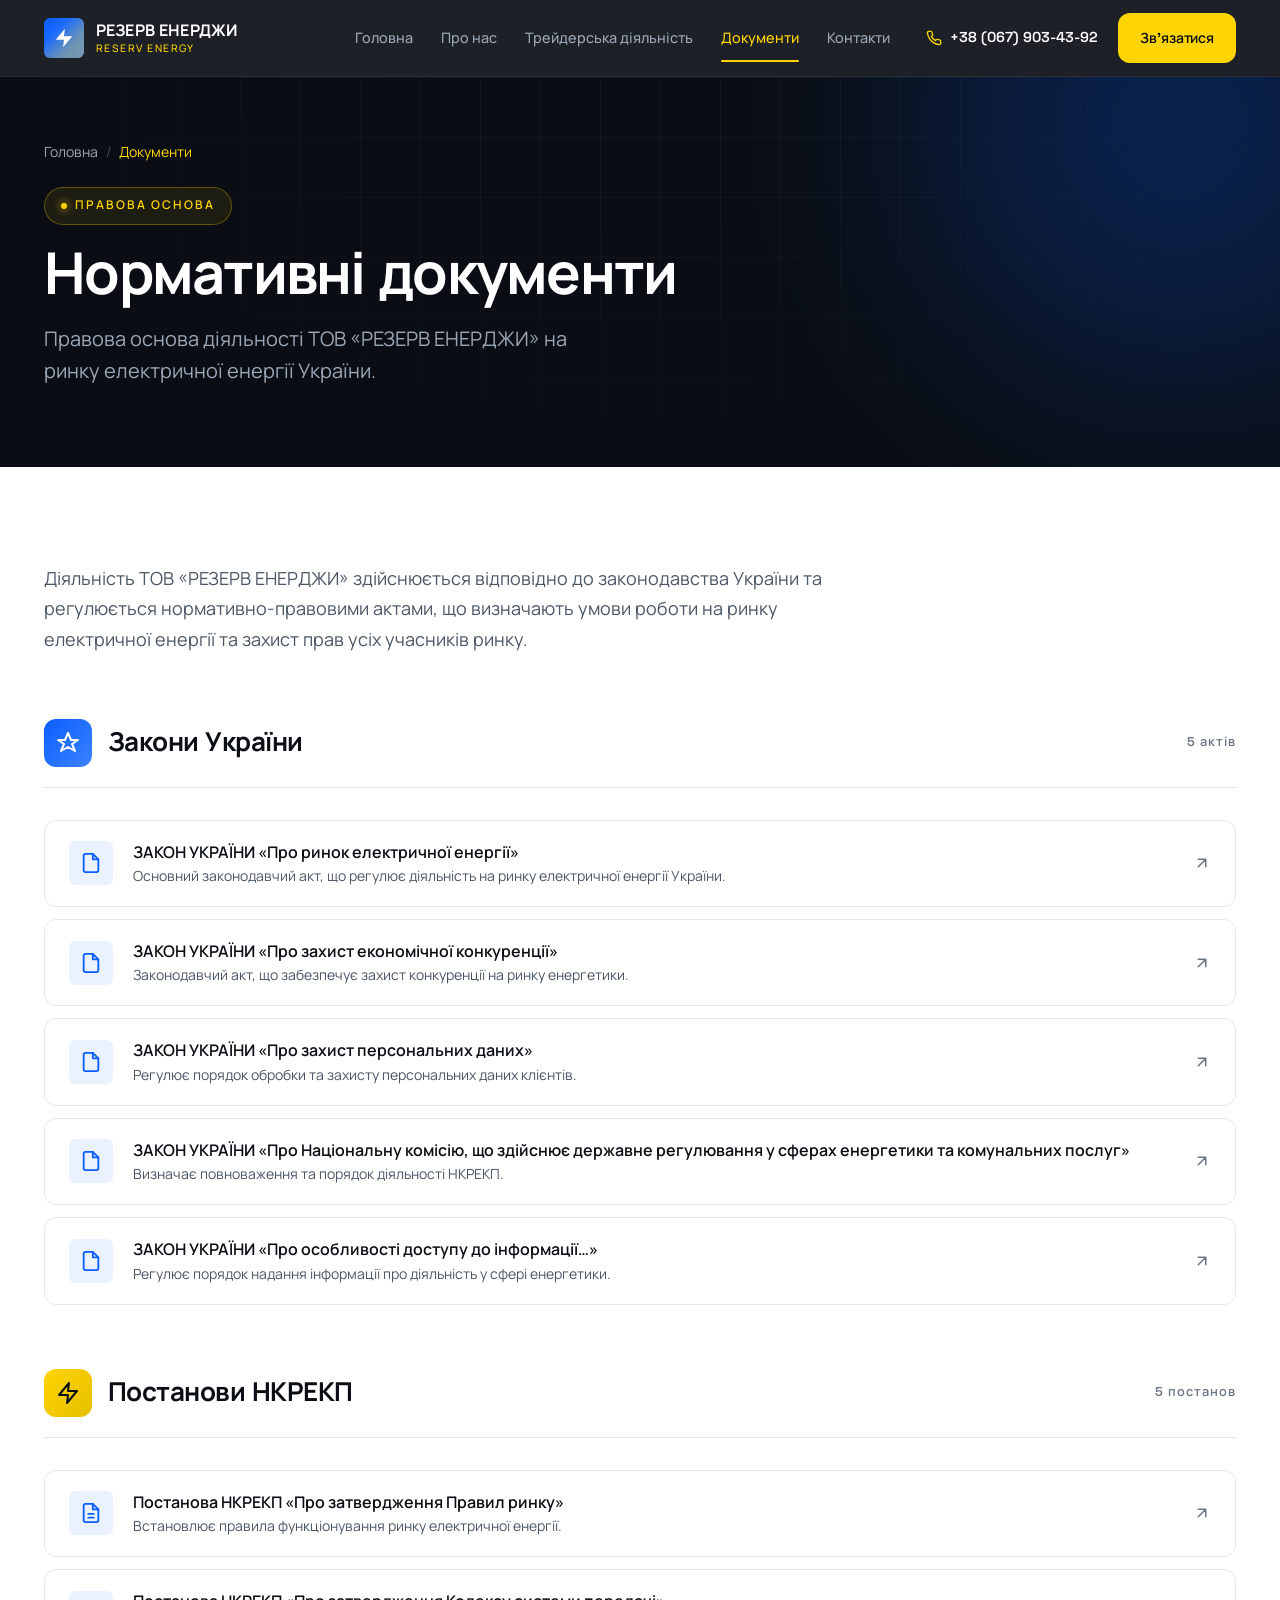
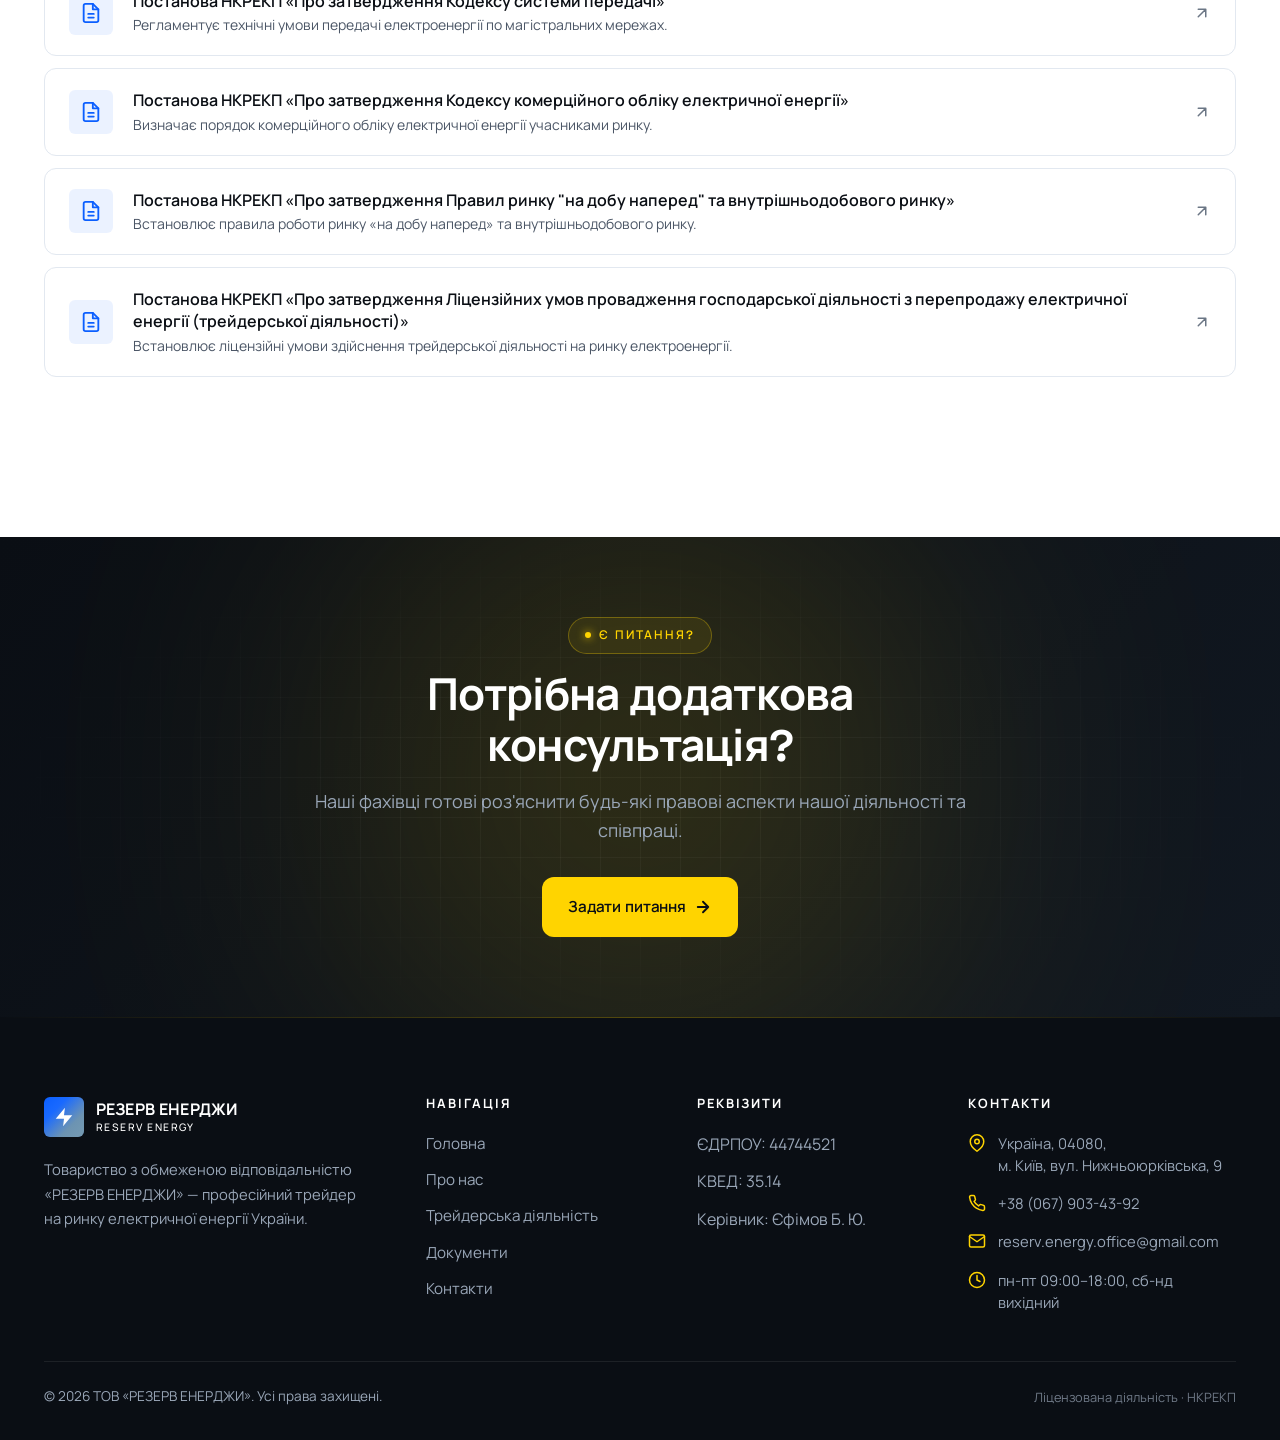
<file: documents.html>
<!DOCTYPE html>
<html lang="uk">
<head>
    <meta charset="UTF-8">
    <meta name="viewport" content="width=device-width, initial-scale=1.0">
    <title>Нормативні документи — ТОВ «РЕЗЕРВ ЕНЕРДЖИ»</title>
    <meta name="description" content="Нормативно-правові акти, якими регулюється діяльність ТОВ «РЕЗЕРВ ЕНЕРДЖИ» — закони України та постанови НКРЕКП.">
    <link rel="stylesheet" href="css/style.css">
    <link rel="icon" type="image/svg+xml" href='data:image/svg+xml,<svg xmlns="http://www.w3.org/2000/svg" viewBox="0 0 24 24" fill="%23ffd400"><path d="M13 2L3 14h9l-1 8 10-12h-9l1-8z"/></svg>'>
</head>
<body>

    <!-- ========== HEADER ========== -->
    <header class="header">
        <div class="container">
            <div class="header__inner">
                <a href="index.html" class="logo">
                    <span class="logo__mark">
                        <svg viewBox="0 0 24 24" fill="currentColor" aria-hidden="true">
                            <path d="M13 2L3 14h9l-1 8 10-12h-9l1-8z"/>
                        </svg>
                    </span>
                    <span class="logo__text">
                        <span class="logo__name">РЕЗЕРВ ЕНЕРДЖИ</span>
                        <span class="logo__tagline">Reserv Energy</span>
                    </span>
                </a>

                <button class="nav-toggle" aria-label="Відкрити меню" aria-expanded="false">
                    <span></span><span></span><span></span>
                </button>

                <div class="header__nav-wrapper">
                    <nav class="nav" aria-label="Головне меню">
                        <a href="index.html" class="nav__link">Головна</a>
                        <a href="about.html" class="nav__link">Про нас</a>
                        <a href="services.html" class="nav__link">Трейдерська діяльність</a>
                        <a href="documents.html" class="nav__link is-active">Документи</a>
                        <a href="contact.html" class="nav__link">Контакти</a>
                    </nav>
                    <div class="header__cta">
                        <a href="tel:+380679034392" class="header__phone">
                            <svg viewBox="0 0 24 24" fill="none" stroke="currentColor" stroke-width="2" stroke-linecap="round" stroke-linejoin="round" aria-hidden="true">
                                <path d="M22 16.92v3a2 2 0 0 1-2.18 2 19.79 19.79 0 0 1-8.63-3.07 19.5 19.5 0 0 1-6-6 19.79 19.79 0 0 1-3.07-8.67A2 2 0 0 1 4.11 2h3a2 2 0 0 1 2 1.72 12.84 12.84 0 0 0 .7 2.81 2 2 0 0 1-.45 2.11L8.09 9.91a16 16 0 0 0 6 6l1.27-1.27a2 2 0 0 1 2.11-.45 12.84 12.84 0 0 0 2.81.7A2 2 0 0 1 22 16.92z"/>
                            </svg>
                            +38 (067) 903-43-92
                        </a>
                        <a href="contact.html" class="btn btn--accent">Зв'язатися</a>
                    </div>
                </div>
            </div>
        </div>
    </header>

    <main>

        <!-- ========== PAGE HEADER ========== -->
        <section class="page-header">
            <div class="page-header__grid-bg"></div>
            <div class="page-header__glow"></div>
            <div class="container">
                <div class="page-header__inner">
                    <nav class="breadcrumbs" aria-label="Хлібні крихти">
                        <a href="index.html">Головна</a>
                        <span class="breadcrumbs__sep">/</span>
                        <span class="breadcrumbs__current">Документи</span>
                    </nav>
                    <span class="eyebrow eyebrow--inverse">Правова основа</span>
                    <h1 class="page-header__title">Нормативні документи</h1>
                    <p class="page-header__subtitle">Правова основа діяльності ТОВ «РЕЗЕРВ ЕНЕРДЖИ» на ринку електричної енергії України.</p>
                </div>
            </div>
        </section>

        <!-- ========== DOCUMENTS ========== -->
        <section class="section">
            <div class="container">
                <p class="docs-intro fade-up">
                    Діяльність ТОВ «РЕЗЕРВ ЕНЕРДЖИ» здійснюється відповідно до законодавства України та регулюється нормативно-правовими актами, що визначають умови роботи на ринку електричної енергії та захист прав усіх учасників ринку.
                </p>

                <!-- Laws -->
                <div class="docs-group fade-up">
                    <div class="docs-group__header">
                        <span class="docs-group__icon">
                            <svg width="24" height="24" viewBox="0 0 24 24" fill="none" stroke="currentColor" stroke-width="2" stroke-linecap="round" stroke-linejoin="round" aria-hidden="true">
                                <path d="M12 2l3 7h7l-6 4 3 7-7-4-7 4 3-7-6-4h7z"/>
                            </svg>
                        </span>
                        <h2 class="docs-group__title">Закони України</h2>
                        <span class="docs-group__count">5 актів</span>
                    </div>

                    <div class="doc-list">
                        <a href="https://zakon.rada.gov.ua/laws/show/2019-19" target="_blank" rel="noopener" class="doc-item">
                            <span class="doc-item__file">
                                <svg width="22" height="22" viewBox="0 0 24 24" fill="none" stroke="currentColor" stroke-width="2" stroke-linecap="round" stroke-linejoin="round" aria-hidden="true">
                                    <path d="M14 2H6a2 2 0 0 0-2 2v16a2 2 0 0 0 2 2h12a2 2 0 0 0 2-2V8z"/>
                                    <polyline points="14 2 14 8 20 8"/>
                                </svg>
                            </span>
                            <div>
                                <div class="doc-item__title">ЗАКОН УКРАЇНИ «Про ринок електричної енергії»</div>
                                <div class="doc-item__desc">Основний законодавчий акт, що регулює діяльність на ринку електричної енергії України.</div>
                            </div>
                            <span class="doc-item__link">
                                <svg width="18" height="18" viewBox="0 0 24 24" fill="none" stroke="currentColor" stroke-width="2" stroke-linecap="round" stroke-linejoin="round" aria-hidden="true">
                                    <path d="M7 17L17 7M17 7H7M17 7v10"/>
                                </svg>
                            </span>
                        </a>

                        <a href="https://zakon.rada.gov.ua/laws/show/2210-14" target="_blank" rel="noopener" class="doc-item">
                            <span class="doc-item__file">
                                <svg width="22" height="22" viewBox="0 0 24 24" fill="none" stroke="currentColor" stroke-width="2" stroke-linecap="round" stroke-linejoin="round" aria-hidden="true">
                                    <path d="M14 2H6a2 2 0 0 0-2 2v16a2 2 0 0 0 2 2h12a2 2 0 0 0 2-2V8z"/>
                                    <polyline points="14 2 14 8 20 8"/>
                                </svg>
                            </span>
                            <div>
                                <div class="doc-item__title">ЗАКОН УКРАЇНИ «Про захист економічної конкуренції»</div>
                                <div class="doc-item__desc">Законодавчий акт, що забезпечує захист конкуренції на ринку енергетики.</div>
                            </div>
                            <span class="doc-item__link">
                                <svg width="18" height="18" viewBox="0 0 24 24" fill="none" stroke="currentColor" stroke-width="2" stroke-linecap="round" stroke-linejoin="round" aria-hidden="true">
                                    <path d="M7 17L17 7M17 7H7M17 7v10"/>
                                </svg>
                            </span>
                        </a>

                        <a href="https://zakon.rada.gov.ua/laws/show/2297-17" target="_blank" rel="noopener" class="doc-item">
                            <span class="doc-item__file">
                                <svg width="22" height="22" viewBox="0 0 24 24" fill="none" stroke="currentColor" stroke-width="2" stroke-linecap="round" stroke-linejoin="round" aria-hidden="true">
                                    <path d="M14 2H6a2 2 0 0 0-2 2v16a2 2 0 0 0 2 2h12a2 2 0 0 0 2-2V8z"/>
                                    <polyline points="14 2 14 8 20 8"/>
                                </svg>
                            </span>
                            <div>
                                <div class="doc-item__title">ЗАКОН УКРАЇНИ «Про захист персональних даних»</div>
                                <div class="doc-item__desc">Регулює порядок обробки та захисту персональних даних клієнтів.</div>
                            </div>
                            <span class="doc-item__link">
                                <svg width="18" height="18" viewBox="0 0 24 24" fill="none" stroke="currentColor" stroke-width="2" stroke-linecap="round" stroke-linejoin="round" aria-hidden="true">
                                    <path d="M7 17L17 7M17 7H7M17 7v10"/>
                                </svg>
                            </span>
                        </a>

                        <a href="https://zakon.rada.gov.ua/laws/show/1540-19" target="_blank" rel="noopener" class="doc-item">
                            <span class="doc-item__file">
                                <svg width="22" height="22" viewBox="0 0 24 24" fill="none" stroke="currentColor" stroke-width="2" stroke-linecap="round" stroke-linejoin="round" aria-hidden="true">
                                    <path d="M14 2H6a2 2 0 0 0-2 2v16a2 2 0 0 0 2 2h12a2 2 0 0 0 2-2V8z"/>
                                    <polyline points="14 2 14 8 20 8"/>
                                </svg>
                            </span>
                            <div>
                                <div class="doc-item__title">ЗАКОН УКРАЇНИ «Про Національну комісію, що здійснює державне регулювання у сферах енергетики та комунальних послуг»</div>
                                <div class="doc-item__desc">Визначає повноваження та порядок діяльності НКРЕКП.</div>
                            </div>
                            <span class="doc-item__link">
                                <svg width="18" height="18" viewBox="0 0 24 24" fill="none" stroke="currentColor" stroke-width="2" stroke-linecap="round" stroke-linejoin="round" aria-hidden="true">
                                    <path d="M7 17L17 7M17 7H7M17 7v10"/>
                                </svg>
                            </span>
                        </a>

                        <a href="https://zakon.rada.gov.ua/laws/show/887-19" target="_blank" rel="noopener" class="doc-item">
                            <span class="doc-item__file">
                                <svg width="22" height="22" viewBox="0 0 24 24" fill="none" stroke="currentColor" stroke-width="2" stroke-linecap="round" stroke-linejoin="round" aria-hidden="true">
                                    <path d="M14 2H6a2 2 0 0 0-2 2v16a2 2 0 0 0 2 2h12a2 2 0 0 0 2-2V8z"/>
                                    <polyline points="14 2 14 8 20 8"/>
                                </svg>
                            </span>
                            <div>
                                <div class="doc-item__title">ЗАКОН УКРАЇНИ «Про особливості доступу до інформації…»</div>
                                <div class="doc-item__desc">Регулює порядок надання інформації про діяльність у сфері енергетики.</div>
                            </div>
                            <span class="doc-item__link">
                                <svg width="18" height="18" viewBox="0 0 24 24" fill="none" stroke="currentColor" stroke-width="2" stroke-linecap="round" stroke-linejoin="round" aria-hidden="true">
                                    <path d="M7 17L17 7M17 7H7M17 7v10"/>
                                </svg>
                            </span>
                        </a>
                    </div>
                </div>

                <!-- NERC Resolutions -->
                <div class="docs-group fade-up">
                    <div class="docs-group__header">
                        <span class="docs-group__icon" style="background:linear-gradient(135deg,#ffd400,#e6bf00);color:#0a0e14">
                            <svg width="24" height="24" viewBox="0 0 24 24" fill="none" stroke="currentColor" stroke-width="2" stroke-linecap="round" stroke-linejoin="round" aria-hidden="true">
                                <path d="M13 2L3 14h9l-1 8 10-12h-9l1-8z"/>
                            </svg>
                        </span>
                        <h2 class="docs-group__title">Постанови НКРЕКП</h2>
                        <span class="docs-group__count">5 постанов</span>
                    </div>

                    <div class="doc-list">
                        <a href="https://zakon.rada.gov.ua/laws/show/v0307874-18#Text" target="_blank" rel="noopener" class="doc-item">
                            <span class="doc-item__file">
                                <svg width="22" height="22" viewBox="0 0 24 24" fill="none" stroke="currentColor" stroke-width="2" stroke-linecap="round" stroke-linejoin="round" aria-hidden="true">
                                    <path d="M14 2H6a2 2 0 0 0-2 2v16a2 2 0 0 0 2 2h12a2 2 0 0 0 2-2V8z"/>
                                    <polyline points="14 2 14 8 20 8"/>
                                    <line x1="9" y1="13" x2="15" y2="13"/>
                                    <line x1="9" y1="17" x2="15" y2="17"/>
                                </svg>
                            </span>
                            <div>
                                <div class="doc-item__title">Постанова НКРЕКП «Про затвердження Правил ринку»</div>
                                <div class="doc-item__desc">Встановлює правила функціонування ринку електричної енергії.</div>
                            </div>
                            <span class="doc-item__link">
                                <svg width="18" height="18" viewBox="0 0 24 24" fill="none" stroke="currentColor" stroke-width="2" stroke-linecap="round" stroke-linejoin="round" aria-hidden="true">
                                    <path d="M7 17L17 7M17 7H7M17 7v10"/>
                                </svg>
                            </span>
                        </a>

                        <a href="https://zakon.rada.gov.ua/laws/show/v0309874-18#Text" target="_blank" rel="noopener" class="doc-item">
                            <span class="doc-item__file">
                                <svg width="22" height="22" viewBox="0 0 24 24" fill="none" stroke="currentColor" stroke-width="2" stroke-linecap="round" stroke-linejoin="round" aria-hidden="true">
                                    <path d="M14 2H6a2 2 0 0 0-2 2v16a2 2 0 0 0 2 2h12a2 2 0 0 0 2-2V8z"/>
                                    <polyline points="14 2 14 8 20 8"/>
                                    <line x1="9" y1="13" x2="15" y2="13"/>
                                    <line x1="9" y1="17" x2="15" y2="17"/>
                                </svg>
                            </span>
                            <div>
                                <div class="doc-item__title">Постанова НКРЕКП «Про затвердження Кодексу системи передачі»</div>
                                <div class="doc-item__desc">Регламентує технічні умови передачі електроенергії по магістральних мережах.</div>
                            </div>
                            <span class="doc-item__link">
                                <svg width="18" height="18" viewBox="0 0 24 24" fill="none" stroke="currentColor" stroke-width="2" stroke-linecap="round" stroke-linejoin="round" aria-hidden="true">
                                    <path d="M7 17L17 7M17 7H7M17 7v10"/>
                                </svg>
                            </span>
                        </a>

                        <a href="https://zakon.rada.gov.ua/laws/show/v0311874-18#Text" target="_blank" rel="noopener" class="doc-item">
                            <span class="doc-item__file">
                                <svg width="22" height="22" viewBox="0 0 24 24" fill="none" stroke="currentColor" stroke-width="2" stroke-linecap="round" stroke-linejoin="round" aria-hidden="true">
                                    <path d="M14 2H6a2 2 0 0 0-2 2v16a2 2 0 0 0 2 2h12a2 2 0 0 0 2-2V8z"/>
                                    <polyline points="14 2 14 8 20 8"/>
                                    <line x1="9" y1="13" x2="15" y2="13"/>
                                    <line x1="9" y1="17" x2="15" y2="17"/>
                                </svg>
                            </span>
                            <div>
                                <div class="doc-item__title">Постанова НКРЕКП «Про затвердження Кодексу комерційного обліку електричної енергії»</div>
                                <div class="doc-item__desc">Визначає порядок комерційного обліку електричної енергії учасниками ринку.</div>
                            </div>
                            <span class="doc-item__link">
                                <svg width="18" height="18" viewBox="0 0 24 24" fill="none" stroke="currentColor" stroke-width="2" stroke-linecap="round" stroke-linejoin="round" aria-hidden="true">
                                    <path d="M7 17L17 7M17 7H7M17 7v10"/>
                                </svg>
                            </span>
                        </a>

                        <a href="https://zakon.rada.gov.ua/laws/show/v0308874-18#Text" target="_blank" rel="noopener" class="doc-item">
                            <span class="doc-item__file">
                                <svg width="22" height="22" viewBox="0 0 24 24" fill="none" stroke="currentColor" stroke-width="2" stroke-linecap="round" stroke-linejoin="round" aria-hidden="true">
                                    <path d="M14 2H6a2 2 0 0 0-2 2v16a2 2 0 0 0 2 2h12a2 2 0 0 0 2-2V8z"/>
                                    <polyline points="14 2 14 8 20 8"/>
                                    <line x1="9" y1="13" x2="15" y2="13"/>
                                    <line x1="9" y1="17" x2="15" y2="17"/>
                                </svg>
                            </span>
                            <div>
                                <div class="doc-item__title">Постанова НКРЕКП «Про затвердження Правил ринку "на добу наперед" та внутрішньодобового ринку»</div>
                                <div class="doc-item__desc">Встановлює правила роботи ринку «на добу наперед» та внутрішньодобового ринку.</div>
                            </div>
                            <span class="doc-item__link">
                                <svg width="18" height="18" viewBox="0 0 24 24" fill="none" stroke="currentColor" stroke-width="2" stroke-linecap="round" stroke-linejoin="round" aria-hidden="true">
                                    <path d="M7 17L17 7M17 7H7M17 7v10"/>
                                </svg>
                            </span>
                        </a>

                        <a href="https://zakon.rada.gov.ua/laws/show/v1468874-17#Text" target="_blank" rel="noopener" class="doc-item">
                            <span class="doc-item__file">
                                <svg width="22" height="22" viewBox="0 0 24 24" fill="none" stroke="currentColor" stroke-width="2" stroke-linecap="round" stroke-linejoin="round" aria-hidden="true">
                                    <path d="M14 2H6a2 2 0 0 0-2 2v16a2 2 0 0 0 2 2h12a2 2 0 0 0 2-2V8z"/>
                                    <polyline points="14 2 14 8 20 8"/>
                                    <line x1="9" y1="13" x2="15" y2="13"/>
                                    <line x1="9" y1="17" x2="15" y2="17"/>
                                </svg>
                            </span>
                            <div>
                                <div class="doc-item__title">Постанова НКРЕКП «Про затвердження Ліцензійних умов провадження господарської діяльності з перепродажу електричної енергії (трейдерської діяльності)»</div>
                                <div class="doc-item__desc">Встановлює ліцензійні умови здійснення трейдерської діяльності на ринку електроенергії.</div>
                            </div>
                            <span class="doc-item__link">
                                <svg width="18" height="18" viewBox="0 0 24 24" fill="none" stroke="currentColor" stroke-width="2" stroke-linecap="round" stroke-linejoin="round" aria-hidden="true">
                                    <path d="M7 17L17 7M17 7H7M17 7v10"/>
                                </svg>
                            </span>
                        </a>
                    </div>
                </div>
            </div>
        </section>

        <!-- ========== CTA ========== -->
        <section class="cta">
            <div class="cta__glow"></div>
            <div class="container">
                <div class="cta__inner fade-up">
                    <span class="eyebrow eyebrow--inverse">Є питання?</span>
                    <h2 class="cta__title">Потрібна додаткова консультація?</h2>
                    <p class="cta__text">Наші фахівці готові роз'яснити будь-які правові аспекти нашої діяльності та співпраці.</p>
                    <div class="cta__buttons">
                        <a href="contact.html" class="btn btn--accent">
                            Задати питання
                            <svg width="18" height="18" viewBox="0 0 24 24" fill="none" stroke="currentColor" stroke-width="2.5" stroke-linecap="round" stroke-linejoin="round" aria-hidden="true">
                                <path d="M5 12h14M12 5l7 7-7 7"/>
                            </svg>
                        </a>
                    </div>
                </div>
            </div>
        </section>

    </main>

    <!-- ========== FOOTER ========== -->
    <footer class="footer">
        <div class="container">
            <div class="footer__main">
                <div class="footer__brand">
                    <a href="index.html" class="logo">
                        <span class="logo__mark">
                            <svg viewBox="0 0 24 24" fill="currentColor" aria-hidden="true">
                                <path d="M13 2L3 14h9l-1 8 10-12h-9l1-8z"/>
                            </svg>
                        </span>
                        <span class="logo__text">
                            <span class="logo__name">РЕЗЕРВ ЕНЕРДЖИ</span>
                            <span class="logo__tagline">Reserv Energy</span>
                        </span>
                    </a>
                    <p class="footer__desc">Товариство з обмеженою відповідальністю «РЕЗЕРВ ЕНЕРДЖИ» — професійний трейдер на ринку електричної енергії України.</p>
                </div>

                <div class="footer__col">
                    <h4 class="footer__col-title">Навігація</h4>
                    <div class="footer__links">
                        <a href="index.html">Головна</a>
                        <a href="about.html">Про нас</a>
                        <a href="services.html">Трейдерська діяльність</a>
                        <a href="documents.html">Документи</a>
                        <a href="contact.html">Контакти</a>
                    </div>
                </div>

                <div class="footer__col">
                    <h4 class="footer__col-title">Реквізити</h4>
                    <div class="footer__links">
                        <span>ЄДРПОУ: 44744521</span>
                        <span>КВЕД: 35.14</span>
                        <span>Керівник: Єфімов Б. Ю.</span>
                    </div>
                </div>

                <div class="footer__col">
                    <h4 class="footer__col-title">Контакти</h4>
                    <div class="footer__contacts">
                        <div class="footer__contact-item">
                            <svg viewBox="0 0 24 24" fill="none" stroke="currentColor" stroke-width="2" stroke-linecap="round" stroke-linejoin="round" aria-hidden="true">
                                <path d="M21 10c0 7-9 13-9 13s-9-6-9-13a9 9 0 0 1 18 0z"/>
                                <circle cx="12" cy="10" r="3"/>
                            </svg>
                            <span>Україна, 04080,<br>м. Київ, вул. Нижньоюрківська, 9</span>
                        </div>
                        <div class="footer__contact-item">
                            <svg viewBox="0 0 24 24" fill="none" stroke="currentColor" stroke-width="2" stroke-linecap="round" stroke-linejoin="round" aria-hidden="true">
                                <path d="M22 16.92v3a2 2 0 0 1-2.18 2 19.79 19.79 0 0 1-8.63-3.07 19.5 19.5 0 0 1-6-6 19.79 19.79 0 0 1-3.07-8.67A2 2 0 0 1 4.11 2h3a2 2 0 0 1 2 1.72 12.84 12.84 0 0 0 .7 2.81 2 2 0 0 1-.45 2.11L8.09 9.91a16 16 0 0 0 6 6l1.27-1.27a2 2 0 0 1 2.11-.45 12.84 12.84 0 0 0 2.81.7A2 2 0 0 1 22 16.92z"/>
                            </svg>
                            <a href="tel:+380679034392">+38 (067) 903-43-92</a>
                        </div>
                        <div class="footer__contact-item">
                            <svg viewBox="0 0 24 24" fill="none" stroke="currentColor" stroke-width="2" stroke-linecap="round" stroke-linejoin="round" aria-hidden="true">
                                <path d="M4 4h16c1.1 0 2 .9 2 2v12c0 1.1-.9 2-2 2H4c-1.1 0-2-.9-2-2V6c0-1.1.9-2 2-2z"/>
                                <polyline points="22,6 12,13 2,6"/>
                            </svg>
                            <a href="mailto:reserv.energy.office@gmail.com">reserv.energy.office@gmail.com</a>
                        </div>
                        <div class="footer__contact-item">
                            <svg viewBox="0 0 24 24" fill="none" stroke="currentColor" stroke-width="2" stroke-linecap="round" stroke-linejoin="round" aria-hidden="true">
                                <circle cx="12" cy="12" r="10"/>
                                <polyline points="12 6 12 12 16 14"/>
                            </svg>
                            <span>пн-пт 09:00–18:00, сб-нд вихідний</span>
                        </div>
                    </div>
                </div>
            </div>

            <div class="footer__bottom">
                <span>© 2026 ТОВ «РЕЗЕРВ ЕНЕРДЖИ». Усі права захищені.</span>
                <span class="footer__legal">Ліцензована діяльність · НКРЕКП</span>
            </div>
        </div>
    </footer>

    <script src="js/main.js"></script>
</body>
</html>
</file>
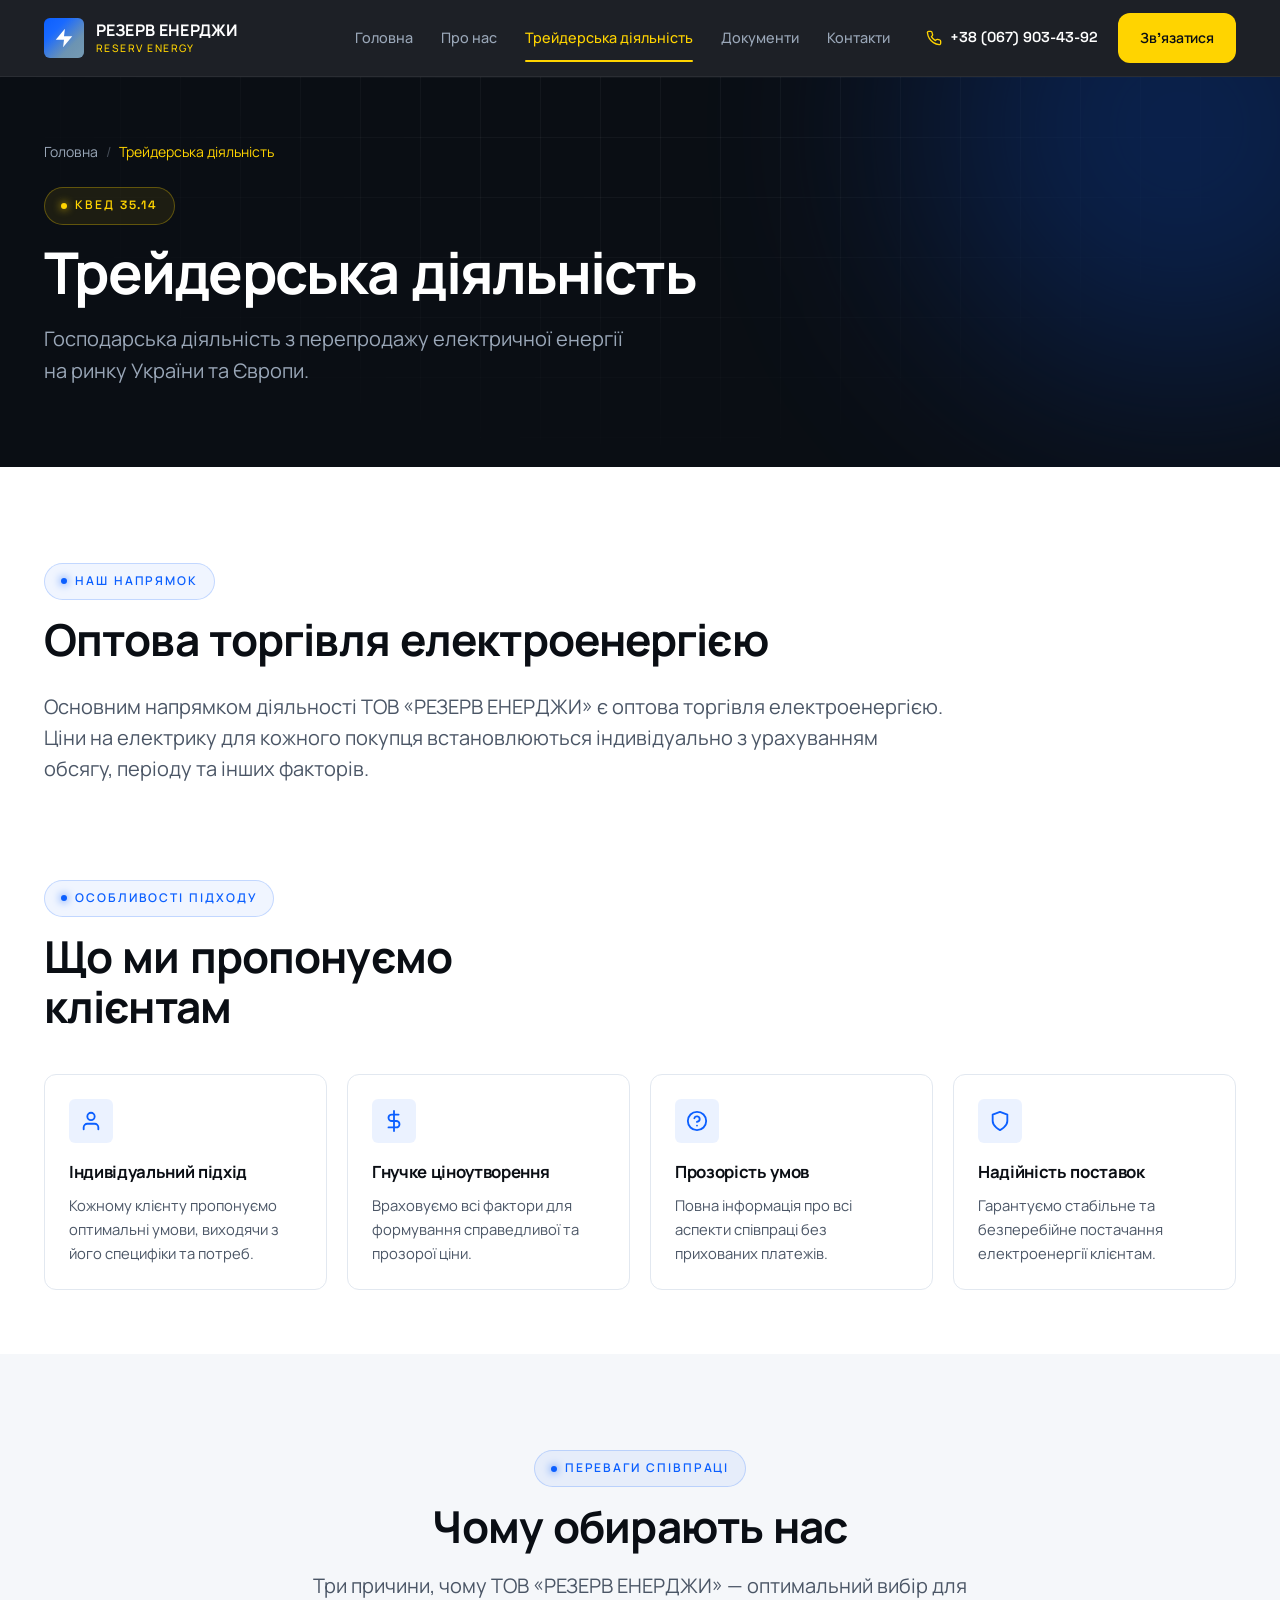
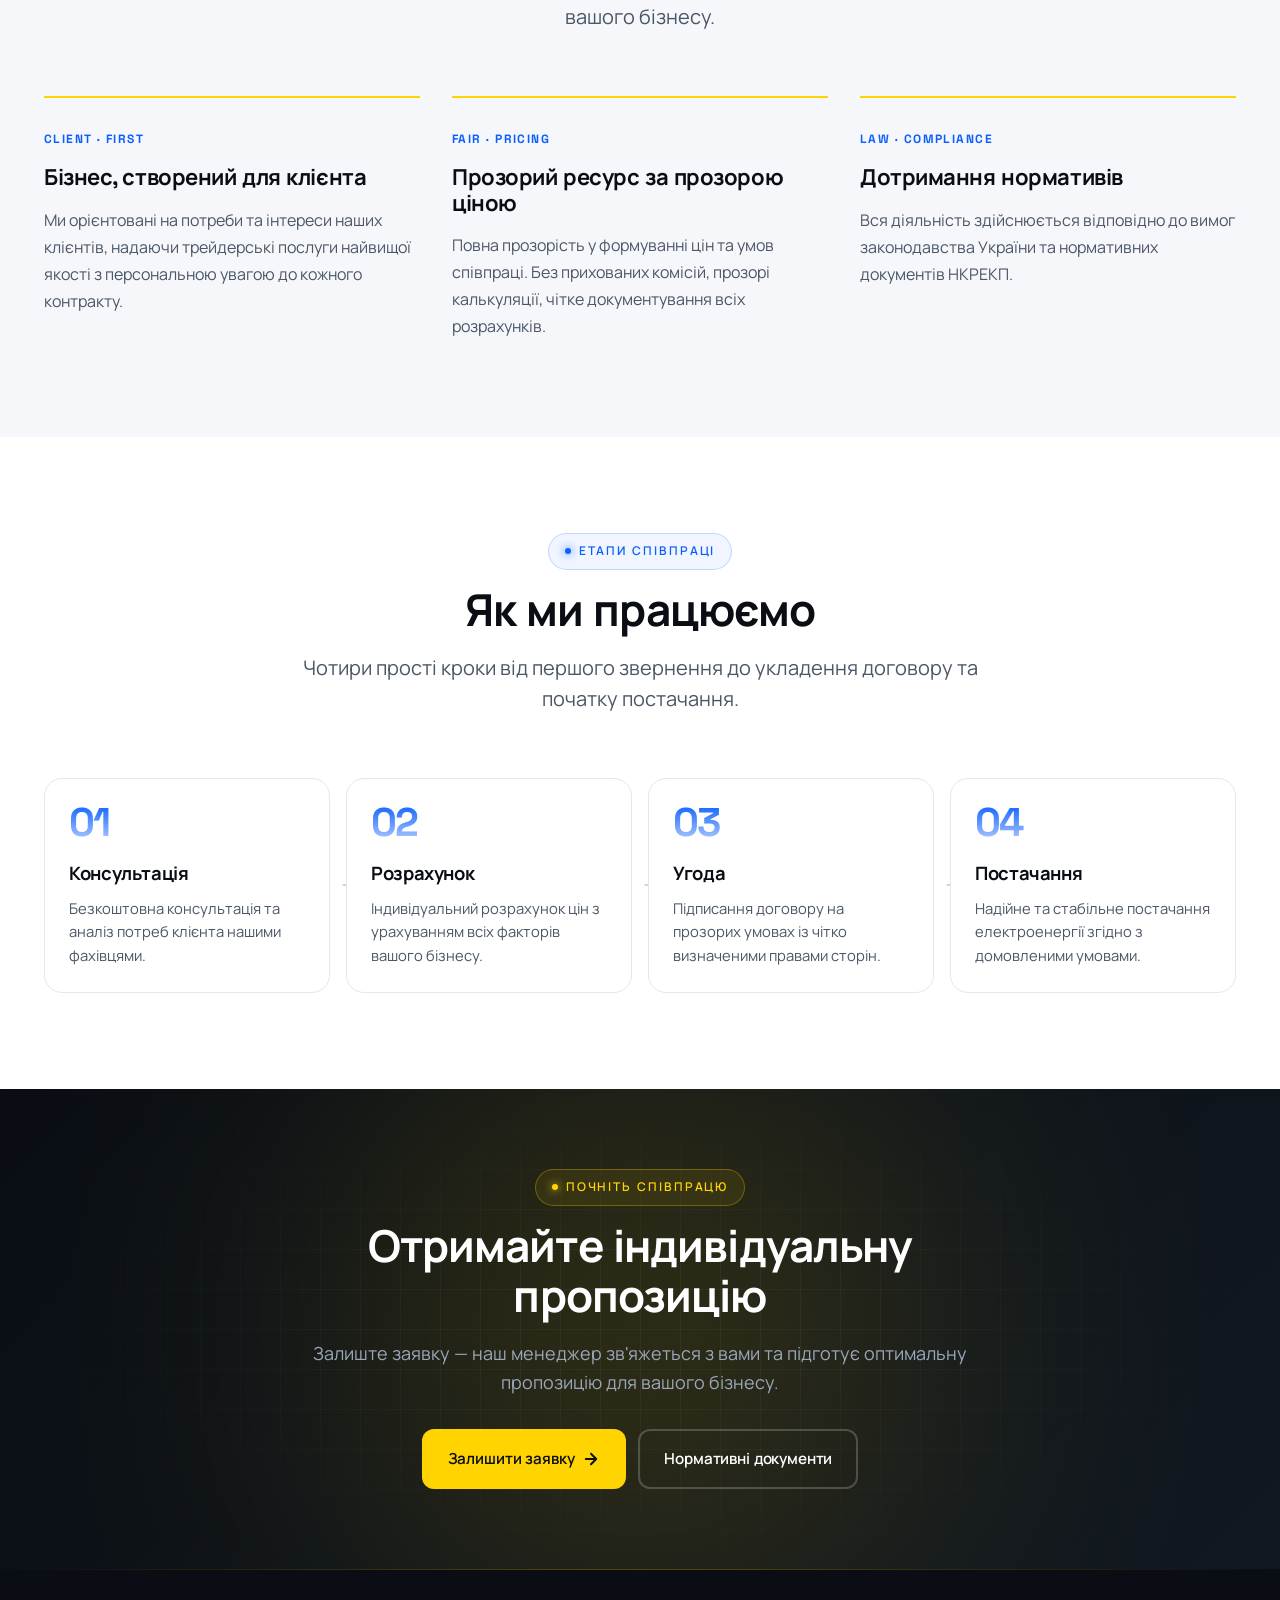
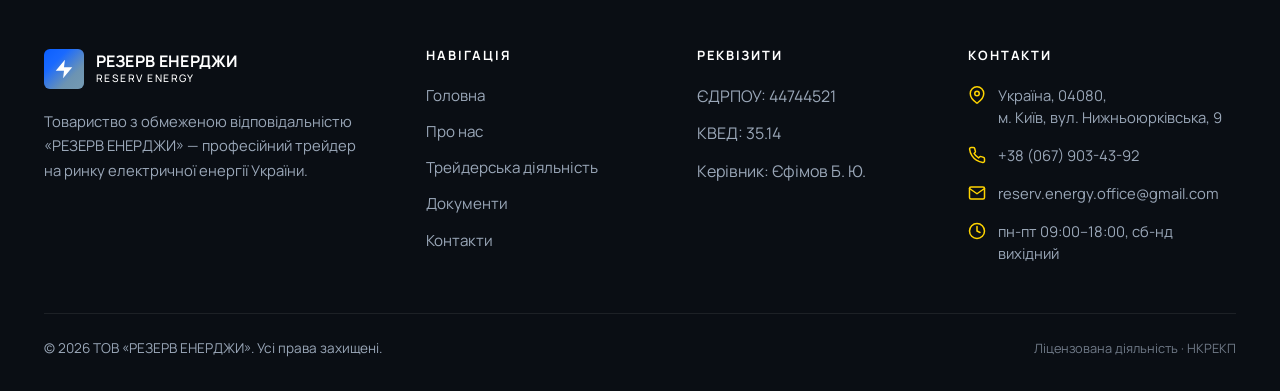
<file: services.html>
<!DOCTYPE html>
<html lang="uk">
<head>
    <meta charset="UTF-8">
    <meta name="viewport" content="width=device-width, initial-scale=1.0">
    <title>Трейдерська діяльність — ТОВ «РЕЗЕРВ ЕНЕРДЖИ»</title>
    <meta name="description" content="Оптова торгівля електроенергією з індивідуальним підходом. Прозорі умови, гнучке ціноутворення, надійні поставки від ТОВ «РЕЗЕРВ ЕНЕРДЖИ».">
    <link rel="stylesheet" href="css/style.css">
    <link rel="icon" type="image/svg+xml" href='data:image/svg+xml,<svg xmlns="http://www.w3.org/2000/svg" viewBox="0 0 24 24" fill="%23ffd400"><path d="M13 2L3 14h9l-1 8 10-12h-9l1-8z"/></svg>'>
</head>
<body>

    <!-- ========== HEADER ========== -->
    <header class="header">
        <div class="container">
            <div class="header__inner">
                <a href="index.html" class="logo">
                    <span class="logo__mark">
                        <svg viewBox="0 0 24 24" fill="currentColor" aria-hidden="true">
                            <path d="M13 2L3 14h9l-1 8 10-12h-9l1-8z"/>
                        </svg>
                    </span>
                    <span class="logo__text">
                        <span class="logo__name">РЕЗЕРВ ЕНЕРДЖИ</span>
                        <span class="logo__tagline">Reserv Energy</span>
                    </span>
                </a>

                <button class="nav-toggle" aria-label="Відкрити меню" aria-expanded="false">
                    <span></span><span></span><span></span>
                </button>

                <div class="header__nav-wrapper">
                    <nav class="nav" aria-label="Головне меню">
                        <a href="index.html" class="nav__link">Головна</a>
                        <a href="about.html" class="nav__link">Про нас</a>
                        <a href="services.html" class="nav__link is-active">Трейдерська діяльність</a>
                        <a href="documents.html" class="nav__link">Документи</a>
                        <a href="contact.html" class="nav__link">Контакти</a>
                    </nav>
                    <div class="header__cta">
                        <a href="tel:+380679034392" class="header__phone">
                            <svg viewBox="0 0 24 24" fill="none" stroke="currentColor" stroke-width="2" stroke-linecap="round" stroke-linejoin="round" aria-hidden="true">
                                <path d="M22 16.92v3a2 2 0 0 1-2.18 2 19.79 19.79 0 0 1-8.63-3.07 19.5 19.5 0 0 1-6-6 19.79 19.79 0 0 1-3.07-8.67A2 2 0 0 1 4.11 2h3a2 2 0 0 1 2 1.72 12.84 12.84 0 0 0 .7 2.81 2 2 0 0 1-.45 2.11L8.09 9.91a16 16 0 0 0 6 6l1.27-1.27a2 2 0 0 1 2.11-.45 12.84 12.84 0 0 0 2.81.7A2 2 0 0 1 22 16.92z"/>
                            </svg>
                            +38 (067) 903-43-92
                        </a>
                        <a href="contact.html" class="btn btn--accent">Зв'язатися</a>
                    </div>
                </div>
            </div>
        </div>
    </header>

    <main>

        <!-- ========== PAGE HEADER ========== -->
        <section class="page-header">
            <div class="page-header__grid-bg"></div>
            <div class="page-header__glow"></div>
            <div class="container">
                <div class="page-header__inner">
                    <nav class="breadcrumbs" aria-label="Хлібні крихти">
                        <a href="index.html">Головна</a>
                        <span class="breadcrumbs__sep">/</span>
                        <span class="breadcrumbs__current">Трейдерська діяльність</span>
                    </nav>
                    <span class="eyebrow eyebrow--inverse">КВЕД 35.14</span>
                    <h1 class="page-header__title">Трейдерська діяльність</h1>
                    <p class="page-header__subtitle">Господарська діяльність з перепродажу електричної енергії на ринку України та Європи.</p>
                </div>
            </div>
        </section>

        <!-- ========== DESCRIPTION ========== -->
        <section class="section">
            <div class="container">
                <div style="max-width:900px" class="fade-up">
                    <span class="eyebrow">Наш напрямок</span>
                    <h2 style="margin:var(--space-4) 0 var(--space-6)">Оптова торгівля електроенергією</h2>
                    <p class="lead">
                        Основним напрямком діяльності ТОВ «РЕЗЕРВ ЕНЕРДЖИ» є оптова торгівля електроенергією. Ціни на електрику для кожного покупця встановлюються індивідуально з урахуванням обсягу, періоду та інших факторів.
                    </p>
                </div>
            </div>
        </section>

        <!-- ========== FEATURES ========== -->
        <section class="section section--tight" style="padding-top:0">
            <div class="container">
                <div class="section-head fade-up" style="text-align:left;max-width:600px;margin-left:0;margin-bottom:var(--space-10)">
                    <span class="eyebrow">Особливості підходу</span>
                    <h2 class="section-head__title" style="margin:var(--space-4) 0">Що ми пропонуємо клієнтам</h2>
                </div>

                <div class="feature-grid">
                    <div class="feature-card fade-up">
                        <div class="feature-card__icon">
                            <svg viewBox="0 0 24 24" fill="none" stroke="currentColor" stroke-width="2" stroke-linecap="round" stroke-linejoin="round" aria-hidden="true">
                                <path d="M20 21v-2a4 4 0 0 0-4-4H8a4 4 0 0 0-4 4v2"/>
                                <circle cx="12" cy="7" r="4"/>
                            </svg>
                        </div>
                        <h3 class="feature-card__title">Індивідуальний підхід</h3>
                        <p class="feature-card__text">Кожному клієнту пропонуємо оптимальні умови, виходячи з його специфіки та потреб.</p>
                    </div>

                    <div class="feature-card fade-up">
                        <div class="feature-card__icon">
                            <svg viewBox="0 0 24 24" fill="none" stroke="currentColor" stroke-width="2" stroke-linecap="round" stroke-linejoin="round" aria-hidden="true">
                                <line x1="12" y1="1" x2="12" y2="23"/>
                                <path d="M17 5H9.5a3.5 3.5 0 0 0 0 7h5a3.5 3.5 0 0 1 0 7H6"/>
                            </svg>
                        </div>
                        <h3 class="feature-card__title">Гнучке ціноутворення</h3>
                        <p class="feature-card__text">Враховуємо всі фактори для формування справедливої та прозорої ціни.</p>
                    </div>

                    <div class="feature-card fade-up">
                        <div class="feature-card__icon">
                            <svg viewBox="0 0 24 24" fill="none" stroke="currentColor" stroke-width="2" stroke-linecap="round" stroke-linejoin="round" aria-hidden="true">
                                <circle cx="12" cy="12" r="10"/>
                                <path d="M9.09 9a3 3 0 0 1 5.83 1c0 2-3 3-3 3"/>
                                <line x1="12" y1="17" x2="12.01" y2="17"/>
                            </svg>
                        </div>
                        <h3 class="feature-card__title">Прозорість умов</h3>
                        <p class="feature-card__text">Повна інформація про всі аспекти співпраці без прихованих платежів.</p>
                    </div>

                    <div class="feature-card fade-up">
                        <div class="feature-card__icon">
                            <svg viewBox="0 0 24 24" fill="none" stroke="currentColor" stroke-width="2" stroke-linecap="round" stroke-linejoin="round" aria-hidden="true">
                                <path d="M12 22s8-4 8-10V5l-8-3-8 3v7c0 6 8 10 8 10z"/>
                            </svg>
                        </div>
                        <h3 class="feature-card__title">Надійність поставок</h3>
                        <p class="feature-card__text">Гарантуємо стабільне та безперебійне постачання електроенергії клієнтам.</p>
                    </div>
                </div>
            </div>
        </section>

        <!-- ========== BENEFITS ========== -->
        <section class="section section--alt">
            <div class="container">
                <div class="section-head fade-up">
                    <span class="eyebrow">Переваги співпраці</span>
                    <h2 class="section-head__title">Чому обирають нас</h2>
                    <p class="lead">Три причини, чому ТОВ «РЕЗЕРВ ЕНЕРДЖИ» — оптимальний вибір для вашого бізнесу.</p>
                </div>

                <div class="benefits">
                    <div class="benefit fade-up">
                        <div class="benefit__label">Client · First</div>
                        <h3 class="benefit__title">Бізнес, створений для клієнта</h3>
                        <p class="benefit__text">Ми орієнтовані на потреби та інтереси наших клієнтів, надаючи трейдерські послуги найвищої якості з персональною увагою до кожного контракту.</p>
                    </div>

                    <div class="benefit fade-up">
                        <div class="benefit__label">Fair · Pricing</div>
                        <h3 class="benefit__title">Прозорий ресурс за прозорою ціною</h3>
                        <p class="benefit__text">Повна прозорість у формуванні цін та умов співпраці. Без прихованих комісій, прозорі калькуляції, чітке документування всіх розрахунків.</p>
                    </div>

                    <div class="benefit fade-up">
                        <div class="benefit__label">Law · Compliance</div>
                        <h3 class="benefit__title">Дотримання нормативів</h3>
                        <p class="benefit__text">Вся діяльність здійснюється відповідно до вимог законодавства України та нормативних документів НКРЕКП.</p>
                    </div>
                </div>
            </div>
        </section>

        <!-- ========== HOW WE WORK ========== -->
        <section class="section">
            <div class="container">
                <div class="section-head fade-up">
                    <span class="eyebrow">Етапи співпраці</span>
                    <h2 class="section-head__title">Як ми працюємо</h2>
                    <p class="lead">Чотири прості кроки від першого звернення до укладення договору та початку постачання.</p>
                </div>

                <div class="steps">
                    <div class="step fade-up">
                        <div class="step__num">01</div>
                        <h3 class="step__title">Консультація</h3>
                        <p class="step__text">Безкоштовна консультація та аналіз потреб клієнта нашими фахівцями.</p>
                        <svg class="step__arrow" viewBox="0 0 24 24" fill="none" stroke="currentColor" stroke-width="2" stroke-linecap="round" stroke-linejoin="round" aria-hidden="true">
                            <path d="M5 12h14M12 5l7 7-7 7"/>
                        </svg>
                    </div>

                    <div class="step fade-up">
                        <div class="step__num">02</div>
                        <h3 class="step__title">Розрахунок</h3>
                        <p class="step__text">Індивідуальний розрахунок цін з урахуванням всіх факторів вашого бізнесу.</p>
                        <svg class="step__arrow" viewBox="0 0 24 24" fill="none" stroke="currentColor" stroke-width="2" stroke-linecap="round" stroke-linejoin="round" aria-hidden="true">
                            <path d="M5 12h14M12 5l7 7-7 7"/>
                        </svg>
                    </div>

                    <div class="step fade-up">
                        <div class="step__num">03</div>
                        <h3 class="step__title">Угода</h3>
                        <p class="step__text">Підписання договору на прозорих умовах із чітко визначеними правами сторін.</p>
                        <svg class="step__arrow" viewBox="0 0 24 24" fill="none" stroke="currentColor" stroke-width="2" stroke-linecap="round" stroke-linejoin="round" aria-hidden="true">
                            <path d="M5 12h14M12 5l7 7-7 7"/>
                        </svg>
                    </div>

                    <div class="step fade-up">
                        <div class="step__num">04</div>
                        <h3 class="step__title">Постачання</h3>
                        <p class="step__text">Надійне та стабільне постачання електроенергії згідно з домовленими умовами.</p>
                    </div>
                </div>
            </div>
        </section>

        <!-- ========== CTA ========== -->
        <section class="cta">
            <div class="cta__glow"></div>
            <div class="container">
                <div class="cta__inner fade-up">
                    <span class="eyebrow eyebrow--inverse">Почніть співпрацю</span>
                    <h2 class="cta__title">Отримайте індивідуальну пропозицію</h2>
                    <p class="cta__text">Залиште заявку — наш менеджер зв'яжеться з вами та підготує оптимальну пропозицію для вашого бізнесу.</p>
                    <div class="cta__buttons">
                        <a href="contact.html" class="btn btn--accent">
                            Залишити заявку
                            <svg width="18" height="18" viewBox="0 0 24 24" fill="none" stroke="currentColor" stroke-width="2.5" stroke-linecap="round" stroke-linejoin="round" aria-hidden="true">
                                <path d="M5 12h14M12 5l7 7-7 7"/>
                            </svg>
                        </a>
                        <a href="documents.html" class="btn btn--outline-light">Нормативні документи</a>
                    </div>
                </div>
            </div>
        </section>

    </main>

    <!-- ========== FOOTER ========== -->
    <footer class="footer">
        <div class="container">
            <div class="footer__main">
                <div class="footer__brand">
                    <a href="index.html" class="logo">
                        <span class="logo__mark">
                            <svg viewBox="0 0 24 24" fill="currentColor" aria-hidden="true">
                                <path d="M13 2L3 14h9l-1 8 10-12h-9l1-8z"/>
                            </svg>
                        </span>
                        <span class="logo__text">
                            <span class="logo__name">РЕЗЕРВ ЕНЕРДЖИ</span>
                            <span class="logo__tagline">Reserv Energy</span>
                        </span>
                    </a>
                    <p class="footer__desc">Товариство з обмеженою відповідальністю «РЕЗЕРВ ЕНЕРДЖИ» — професійний трейдер на ринку електричної енергії України.</p>
                </div>

                <div class="footer__col">
                    <h4 class="footer__col-title">Навігація</h4>
                    <div class="footer__links">
                        <a href="index.html">Головна</a>
                        <a href="about.html">Про нас</a>
                        <a href="services.html">Трейдерська діяльність</a>
                        <a href="documents.html">Документи</a>
                        <a href="contact.html">Контакти</a>
                    </div>
                </div>

                <div class="footer__col">
                    <h4 class="footer__col-title">Реквізити</h4>
                    <div class="footer__links">
                        <span>ЄДРПОУ: 44744521</span>
                        <span>КВЕД: 35.14</span>
                        <span>Керівник: Єфімов Б. Ю.</span>
                    </div>
                </div>

                <div class="footer__col">
                    <h4 class="footer__col-title">Контакти</h4>
                    <div class="footer__contacts">
                        <div class="footer__contact-item">
                            <svg viewBox="0 0 24 24" fill="none" stroke="currentColor" stroke-width="2" stroke-linecap="round" stroke-linejoin="round" aria-hidden="true">
                                <path d="M21 10c0 7-9 13-9 13s-9-6-9-13a9 9 0 0 1 18 0z"/>
                                <circle cx="12" cy="10" r="3"/>
                            </svg>
                            <span>Україна, 04080,<br>м. Київ, вул. Нижньоюрківська, 9</span>
                        </div>
                        <div class="footer__contact-item">
                            <svg viewBox="0 0 24 24" fill="none" stroke="currentColor" stroke-width="2" stroke-linecap="round" stroke-linejoin="round" aria-hidden="true">
                                <path d="M22 16.92v3a2 2 0 0 1-2.18 2 19.79 19.79 0 0 1-8.63-3.07 19.5 19.5 0 0 1-6-6 19.79 19.79 0 0 1-3.07-8.67A2 2 0 0 1 4.11 2h3a2 2 0 0 1 2 1.72 12.84 12.84 0 0 0 .7 2.81 2 2 0 0 1-.45 2.11L8.09 9.91a16 16 0 0 0 6 6l1.27-1.27a2 2 0 0 1 2.11-.45 12.84 12.84 0 0 0 2.81.7A2 2 0 0 1 22 16.92z"/>
                            </svg>
                            <a href="tel:+380679034392">+38 (067) 903-43-92</a>
                        </div>
                        <div class="footer__contact-item">
                            <svg viewBox="0 0 24 24" fill="none" stroke="currentColor" stroke-width="2" stroke-linecap="round" stroke-linejoin="round" aria-hidden="true">
                                <path d="M4 4h16c1.1 0 2 .9 2 2v12c0 1.1-.9 2-2 2H4c-1.1 0-2-.9-2-2V6c0-1.1.9-2 2-2z"/>
                                <polyline points="22,6 12,13 2,6"/>
                            </svg>
                            <a href="mailto:reserv.energy.office@gmail.com">reserv.energy.office@gmail.com</a>
                        </div>
                        <div class="footer__contact-item">
                            <svg viewBox="0 0 24 24" fill="none" stroke="currentColor" stroke-width="2" stroke-linecap="round" stroke-linejoin="round" aria-hidden="true">
                                <circle cx="12" cy="12" r="10"/>
                                <polyline points="12 6 12 12 16 14"/>
                            </svg>
                            <span>пн-пт 09:00–18:00, сб-нд вихідний</span>
                        </div>
                    </div>
                </div>
            </div>

            <div class="footer__bottom">
                <span>© 2026 ТОВ «РЕЗЕРВ ЕНЕРДЖИ». Усі права захищені.</span>
                <span class="footer__legal">Ліцензована діяльність · НКРЕКП</span>
            </div>
        </div>
    </footer>

    <script src="js/main.js"></script>
</body>
</html>
</file>
<file: css/style.css>
/* ============================================
   РЕЗЕРВ ЕНЕРДЖИ — Design System
   ============================================ */

/* Fonts */
@import url('https://fonts.googleapis.com/css2?family=Manrope:wght@400;500;600;700;800&family=Space+Grotesk:wght@500;600;700&display=swap');

/* ============================================
   Design Tokens
   ============================================ */
:root {
    /* Brand Colors */
    --color-bg: #0a0e14;
    --color-bg-alt: #111821;
    --color-bg-elev: #1a2330;
    --color-surface: #ffffff;
    --color-surface-alt: #f5f7fa;
    --color-surface-soft: #eef2f7;

    --color-primary: #0b5fff;           /* electric blue */
    --color-primary-dark: #0848c4;
    --color-primary-light: #3b82ff;

    --color-accent: #ffd400;            /* energy yellow */
    --color-accent-dark: #e6bf00;
    --color-accent-light: #ffe04a;

    --color-text: #0a0e14;
    --color-text-muted: #4b5666;
    --color-text-soft: #6b7685;
    --color-text-inverse: #ffffff;
    --color-text-inverse-muted: #9aa7b8;

    --color-border: #e2e8f0;
    --color-border-dark: #2a3544;

    --color-success: #10b981;
    --color-error: #ef4444;

    /* Typography */
    --font-display: 'Space Grotesk', 'Manrope', system-ui, sans-serif;
    --font-body: 'Manrope', system-ui, -apple-system, sans-serif;

    /* Spacing */
    --space-1: 0.25rem;
    --space-2: 0.5rem;
    --space-3: 0.75rem;
    --space-4: 1rem;
    --space-5: 1.25rem;
    --space-6: 1.5rem;
    --space-8: 2rem;
    --space-10: 2.5rem;
    --space-12: 3rem;
    --space-16: 4rem;
    --space-20: 5rem;
    --space-24: 6rem;

    /* Radius */
    --radius-sm: 6px;
    --radius-md: 12px;
    --radius-lg: 18px;
    --radius-xl: 28px;

    /* Shadows */
    --shadow-sm: 0 1px 2px rgba(10, 14, 20, 0.06);
    --shadow-md: 0 4px 12px rgba(10, 14, 20, 0.08);
    --shadow-lg: 0 16px 40px rgba(10, 14, 20, 0.12);
    --shadow-glow: 0 0 40px rgba(11, 95, 255, 0.25);

    /* Transitions */
    --t-fast: 180ms cubic-bezier(0.4, 0, 0.2, 1);
    --t-base: 280ms cubic-bezier(0.4, 0, 0.2, 1);
    --t-slow: 520ms cubic-bezier(0.4, 0, 0.2, 1);

    /* Container */
    --container-max: 1240px;
}

/* ============================================
   Reset & Base
   ============================================ */
*, *::before, *::after {
    box-sizing: border-box;
    margin: 0;
    padding: 0;
}

html {
    scroll-behavior: smooth;
    -webkit-text-size-adjust: 100%;
}

body {
    font-family: var(--font-body);
    font-size: 16px;
    line-height: 1.6;
    color: var(--color-text);
    background-color: var(--color-surface);
    -webkit-font-smoothing: antialiased;
    -moz-osx-font-smoothing: grayscale;
    overflow-x: hidden;
}

img, svg {
    max-width: 100%;
    display: block;
}

a {
    color: inherit;
    text-decoration: none;
    transition: color var(--t-fast);
}

button {
    font-family: inherit;
    cursor: pointer;
    border: none;
    background: none;
}

ul, ol {
    list-style: none;
}

h1, h2, h3, h4, h5, h6 {
    font-family: var(--font-display);
    font-weight: 700;
    line-height: 1.15;
    letter-spacing: -0.02em;
    color: var(--color-text);
}

/* ============================================
   Layout
   ============================================ */
.container {
    width: 100%;
    max-width: var(--container-max);
    margin: 0 auto;
    padding: 0 var(--space-6);
}

.section {
    padding: var(--space-24) 0;
    position: relative;
}

.section--tight {
    padding: var(--space-16) 0;
}

.section--dark {
    background-color: var(--color-bg);
    color: var(--color-text-inverse);
}

.section--dark h1,
.section--dark h2,
.section--dark h3,
.section--dark h4 {
    color: var(--color-text-inverse);
}

.section--alt {
    background-color: var(--color-surface-alt);
}

/* ============================================
   Typography Utilities
   ============================================ */
.eyebrow {
    display: inline-flex;
    align-items: center;
    gap: var(--space-2);
    font-family: var(--font-display);
    font-size: 0.75rem;
    font-weight: 600;
    letter-spacing: 0.16em;
    text-transform: uppercase;
    color: var(--color-primary);
    padding: var(--space-2) var(--space-4);
    border: 1px solid rgba(11, 95, 255, 0.2);
    border-radius: 999px;
    background-color: rgba(11, 95, 255, 0.06);
}

.eyebrow--inverse {
    color: var(--color-accent);
    border-color: rgba(255, 212, 0, 0.3);
    background-color: rgba(255, 212, 0, 0.08);
}

.eyebrow::before {
    content: '';
    width: 6px;
    height: 6px;
    border-radius: 50%;
    background: currentColor;
    box-shadow: 0 0 8px currentColor;
}

h1, .h1 {
    font-size: clamp(2.2rem, 5.5vw, 4.2rem);
}

h2, .h2 {
    font-size: clamp(1.8rem, 3.5vw, 2.75rem);
}

h3, .h3 {
    font-size: clamp(1.2rem, 2vw, 1.5rem);
}

.lead {
    font-size: clamp(1.05rem, 1.6vw, 1.25rem);
    line-height: 1.55;
    color: var(--color-text-muted);
}

.section--dark .lead {
    color: var(--color-text-inverse-muted);
}

.text-muted { color: var(--color-text-muted); }
.text-accent { color: var(--color-accent); }
.text-primary { color: var(--color-primary); }

/* ============================================
   Buttons
   ============================================ */
.btn {
    display: inline-flex;
    align-items: center;
    justify-content: center;
    gap: var(--space-2);
    padding: var(--space-4) var(--space-6);
    font-family: var(--font-display);
    font-size: 0.95rem;
    font-weight: 600;
    letter-spacing: -0.01em;
    border-radius: var(--radius-md);
    transition: all var(--t-base);
    cursor: pointer;
    white-space: nowrap;
    border: 2px solid transparent;
    position: relative;
    overflow: hidden;
}

.btn--primary {
    background-color: var(--color-primary);
    color: var(--color-text-inverse);
}

.btn--primary:hover {
    background-color: var(--color-primary-dark);
    transform: translateY(-2px);
    box-shadow: var(--shadow-glow);
}

.btn--accent {
    background-color: var(--color-accent);
    color: var(--color-bg);
}

.btn--accent:hover {
    background-color: var(--color-accent-light);
    transform: translateY(-2px);
    box-shadow: 0 0 30px rgba(255, 212, 0, 0.4);
}

.btn--outline {
    background-color: transparent;
    border-color: var(--color-border);
    color: var(--color-text);
}

.btn--outline:hover {
    border-color: var(--color-primary);
    color: var(--color-primary);
}

.btn--outline-light {
    background-color: transparent;
    border-color: rgba(255, 255, 255, 0.2);
    color: var(--color-text-inverse);
}

.btn--outline-light:hover {
    border-color: var(--color-accent);
    color: var(--color-accent);
}

.btn--ghost {
    background: transparent;
    color: var(--color-primary);
    padding-left: 0;
    padding-right: 0;
}

.btn--ghost:hover .btn__arrow {
    transform: translateX(4px);
}

.btn__arrow {
    display: inline-block;
    transition: transform var(--t-base);
}

/* ============================================
   Header
   ============================================ */
.header {
    position: sticky;
    top: 0;
    z-index: 300;
    background-color: rgba(10, 14, 20, 0.92);
    backdrop-filter: blur(16px);
    -webkit-backdrop-filter: blur(16px);
    border-bottom: 1px solid rgba(255, 255, 255, 0.06);
    transition: background-color var(--t-base);
}

.header__inner {
    display: flex;
    align-items: center;
    justify-content: space-between;
    gap: var(--space-6);
    height: 76px;
}

/* Logo */
.logo {
    display: flex;
    align-items: center;
    gap: var(--space-3);
    text-decoration: none;
    flex-shrink: 0;
}

.logo__mark {
    width: 40px;
    height: 40px;
    display: grid;
    place-items: center;
    background: linear-gradient(135deg, var(--color-primary), var(--color-primary-light));
    border-radius: var(--radius-sm);
    position: relative;
    overflow: hidden;
    flex-shrink: 0;
}

.logo__mark::after {
    content: '';
    position: absolute;
    inset: 0;
    background: linear-gradient(135deg, transparent 30%, rgba(255, 212, 0, 0.3) 70%);
}

.logo__mark svg {
    position: relative;
    z-index: 1;
    width: 22px;
    height: 22px;
    color: white;
}

.logo__text {
    display: flex;
    flex-direction: column;
    line-height: 1.1;
}

.logo__name {
    font-family: var(--font-display);
    font-weight: 700;
    font-size: 1rem;
    letter-spacing: 0.01em;
    color: var(--color-text-inverse);
    white-space: nowrap;
}

.logo__tagline {
    font-size: 0.65rem;
    font-weight: 500;
    letter-spacing: 0.14em;
    text-transform: uppercase;
    color: var(--color-accent);
    margin-top: 3px;
    white-space: nowrap;
}

/* Nav wrapper — центральная часть шапки */
.header__nav-wrapper {
    display: flex;
    align-items: center;
    justify-content: flex-end;
    gap: var(--space-6);
    flex: 1;
    min-width: 0;
}

/* Navigation */
.nav {
    display: flex;
    align-items: center;
    gap: var(--space-1);
}

.nav__link {
    position: relative;
    padding: var(--space-2) var(--space-3);
    font-size: 0.9rem;
    font-weight: 500;
    color: var(--color-text-inverse-muted);
    border-radius: var(--radius-sm);
    transition: color var(--t-fast);
    white-space: nowrap;
}

.nav__link:hover {
    color: var(--color-text-inverse);
}

.nav__link.is-active {
    color: var(--color-accent);
}

.nav__link.is-active::after {
    content: '';
    position: absolute;
    left: var(--space-3);
    right: var(--space-3);
    bottom: -4px;
    height: 2px;
    background: var(--color-accent);
    border-radius: 2px;
}

/* CTA block (phone + button) */
.header__cta {
    display: flex;
    align-items: center;
    gap: var(--space-5);
    flex-shrink: 0;
}

.header__phone {
    display: flex;
    align-items: center;
    gap: var(--space-2);
    font-family: var(--font-display);
    font-weight: 600;
    font-size: 0.9rem;
    color: var(--color-text-inverse);
    white-space: nowrap;
}

.header__phone svg {
    width: 16px;
    height: 16px;
    color: var(--color-accent);
    flex-shrink: 0;
}

.header__cta .btn {
    padding: var(--space-3) var(--space-5);
    font-size: 0.875rem;
}

/* Mobile nav toggle */
.nav-toggle {
    display: none;
    width: 44px;
    height: 44px;
    padding: 0;
    background: transparent;
    position: relative;
    cursor: pointer;
    z-index: 210;
    -webkit-tap-highlight-color: transparent;
    touch-action: manipulation;
}

.nav-toggle span {
    position: absolute;
    left: 10px;
    right: 10px;
    height: 2px;
    background: var(--color-text-inverse);
    border-radius: 2px;
    transition: transform 0.3s ease, opacity 0.3s ease;
    pointer-events: none;
}
.nav-toggle span:nth-child(1) { top: 14px; }
.nav-toggle span:nth-child(2) { top: 21px; }
.nav-toggle span:nth-child(3) { top: 28px; }

.nav-toggle.is-open span:nth-child(1) { transform: translateY(7px) rotate(45deg); }
.nav-toggle.is-open span:nth-child(2) { opacity: 0; transform: scaleX(0); }
.nav-toggle.is-open span:nth-child(3) { transform: translateY(-7px) rotate(-45deg); }

/* Body scroll lock when menu is open */
body.menu-open {
    overflow: hidden;
    position: fixed;
    width: 100%;
}

/* Mobile overlay */
.nav-overlay {
    display: none;
    position: fixed;
    inset: 0;
    z-index: 99;
    background: rgba(0, 0, 0, 0.5);
    opacity: 0;
    transition: opacity 0.3s ease;
    -webkit-tap-highlight-color: transparent;
}

.nav-overlay.is-visible {
    opacity: 1;
}

/* ============================================
   Hero Section
   ============================================ */
.hero {
    position: relative;
    min-height: calc(100vh - 80px);
    display: flex;
    align-items: center;
    overflow: hidden;
    background-color: var(--color-bg);
    color: var(--color-text-inverse);
    padding: var(--space-20) 0;
}

.hero__grid-bg {
    position: absolute;
    inset: 0;
    background-image:
        linear-gradient(rgba(255, 255, 255, 0.04) 1px, transparent 1px),
        linear-gradient(90deg, rgba(255, 255, 255, 0.04) 1px, transparent 1px);
    background-size: 60px 60px;
    mask-image: radial-gradient(ellipse at center, black 30%, transparent 85%);
    -webkit-mask-image: radial-gradient(ellipse at center, black 30%, transparent 85%);
}

.hero__gradient {
    position: absolute;
    width: 800px;
    height: 800px;
    border-radius: 50%;
    filter: blur(120px);
    opacity: 0.35;
    pointer-events: none;
}

.hero__gradient--1 {
    background: var(--color-primary);
    top: -300px;
    right: -200px;
    animation: float 14s ease-in-out infinite;
}

.hero__gradient--2 {
    background: var(--color-accent);
    bottom: -400px;
    left: -200px;
    opacity: 0.15;
    animation: float 18s ease-in-out infinite reverse;
}

@keyframes float {
    0%, 100% { transform: translate(0, 0) scale(1); }
    50% { transform: translate(40px, -40px) scale(1.05); }
}

.hero__inner {
    position: relative;
    display: grid;
    grid-template-columns: 1.4fr 1fr;
    gap: var(--space-16);
    align-items: center;
}

.hero__content {
    max-width: 640px;
}

.hero__title {
    font-size: clamp(2.5rem, 6vw, 4.5rem);
    line-height: 1.05;
    color: var(--color-text-inverse);
    margin: var(--space-6) 0;
    letter-spacing: -0.03em;
}

.hero__title-accent {
    position: relative;
    display: inline-block;
    background: linear-gradient(90deg, var(--color-accent), var(--color-accent-light));
    -webkit-background-clip: text;
    background-clip: text;
    color: transparent;
}

.hero__subtitle {
    font-size: clamp(1.125rem, 1.8vw, 1.375rem);
    color: var(--color-text-inverse-muted);
    max-width: 520px;
    margin-bottom: var(--space-8);
    line-height: 1.6;
}

.hero__cta {
    display: flex;
    flex-wrap: wrap;
    gap: var(--space-3);
    margin-bottom: var(--space-12);
}

.hero__meta {
    display: flex;
    gap: var(--space-8);
    padding-top: var(--space-8);
    border-top: 1px solid rgba(255, 255, 255, 0.08);
}

.hero__meta-item {
    display: flex;
    flex-direction: column;
}

.hero__meta-label {
    font-size: 0.75rem;
    font-weight: 600;
    letter-spacing: 0.12em;
    text-transform: uppercase;
    color: var(--color-text-inverse-muted);
    margin-bottom: var(--space-2);
}

.hero__meta-value {
    font-family: var(--font-display);
    font-weight: 700;
    font-size: 1.5rem;
    color: var(--color-accent);
}

/* Hero visual — animated energy card */
.hero__visual {
    position: relative;
    max-width: 480px;
    margin-left: auto;
    width: 100%;
}

.energy-card {
    position: relative;
    width: 100%;
    min-height: 440px;
    background: linear-gradient(155deg, var(--color-bg-elev) 0%, var(--color-bg-alt) 100%);
    border: 1px solid rgba(255, 255, 255, 0.08);
    border-radius: var(--radius-xl);
    padding: var(--space-8);
    overflow: hidden;
    box-shadow: var(--shadow-lg);
    display: flex;
    flex-direction: column;
}

.energy-card::before {
    content: '';
    position: absolute;
    inset: -1px;
    border-radius: inherit;
    padding: 1px;
    background: linear-gradient(135deg, rgba(255, 212, 0, 0.6), transparent 50%, rgba(11, 95, 255, 0.6));
    -webkit-mask: linear-gradient(#fff 0 0) content-box, linear-gradient(#fff 0 0);
    -webkit-mask-composite: xor;
    mask-composite: exclude;
    pointer-events: none;
}

.energy-card__header {
    display: flex;
    justify-content: space-between;
    align-items: flex-start;
    margin-bottom: var(--space-6);
}

.energy-card__chip {
    font-family: var(--font-display);
    font-size: 0.7rem;
    font-weight: 600;
    letter-spacing: 0.16em;
    text-transform: uppercase;
    color: var(--color-accent);
    padding: 6px 10px;
    border: 1px solid rgba(255, 212, 0, 0.3);
    border-radius: 999px;
}

.energy-card__pulse {
    position: relative;
    width: 10px;
    height: 10px;
    border-radius: 50%;
    background: var(--color-success);
    margin-top: 6px;
    margin-right: 6px;
}

.energy-card__pulse::after {
    content: '';
    position: absolute;
    inset: -4px;
    border-radius: 50%;
    border: 2px solid var(--color-success);
    animation: pulse-ring 1.8s ease-out infinite;
}

@keyframes pulse-ring {
    0% { transform: scale(0.7); opacity: 1; }
    100% { transform: scale(1.6); opacity: 0; }
}

.energy-card__title {
    font-family: var(--font-display);
    font-size: clamp(1.3rem, 2.2vw, 1.6rem);
    line-height: 1.15;
    color: var(--color-text-inverse);
    margin-bottom: var(--space-2);
    letter-spacing: -0.02em;
}

.energy-card__subtitle {
    color: var(--color-text-inverse-muted);
    font-size: 0.9rem;
    line-height: 1.5;
    margin-bottom: var(--space-4);
}

.energy-card__wave {
    flex: 1;
    min-height: 90px;
    margin: var(--space-4) 0;
    position: relative;
}

.energy-card__stats {
    display: grid;
    grid-template-columns: 1fr 1fr;
    gap: var(--space-4);
    padding-top: var(--space-5);
    border-top: 1px solid rgba(255, 255, 255, 0.06);
    margin-top: auto;
}

.energy-stat__label {
    font-size: 0.68rem;
    font-weight: 600;
    letter-spacing: 0.12em;
    text-transform: uppercase;
    color: var(--color-text-inverse-muted);
    margin-bottom: var(--space-1);
}

.energy-stat__value {
    font-family: var(--font-display);
    font-weight: 700;
    font-size: 1.25rem;
    color: var(--color-text-inverse);
}

.energy-card__bolt {
    position: absolute;
    top: var(--space-6);
    right: var(--space-6);
    width: 100px;
    height: 100px;
    opacity: 0.08;
    color: var(--color-accent);
    pointer-events: none;
}

/* Hero scroll indicator */
.hero__scroll {
    position: absolute;
    left: 50%;
    bottom: var(--space-8);
    transform: translateX(-50%);
    display: flex;
    flex-direction: column;
    align-items: center;
    gap: var(--space-2);
    color: var(--color-text-inverse-muted);
    font-size: 0.75rem;
    letter-spacing: 0.14em;
    text-transform: uppercase;
    font-weight: 500;
}

.hero__scroll-line {
    width: 1px;
    height: 40px;
    background: linear-gradient(to bottom, transparent, var(--color-accent));
    animation: scroll-down 2.2s ease-in-out infinite;
}

@keyframes scroll-down {
    0% { transform: scaleY(0); transform-origin: top; }
    50% { transform: scaleY(1); transform-origin: top; }
    50.01% { transform: scaleY(1); transform-origin: bottom; }
    100% { transform: scaleY(0); transform-origin: bottom; }
}

/* ============================================
   Page Header (для внутренних страниц)
   ============================================ */
.page-header {
    position: relative;
    background-color: var(--color-bg);
    color: var(--color-text-inverse);
    padding: var(--space-16) 0 var(--space-20);
    overflow: hidden;
}

.page-header__grid-bg {
    position: absolute;
    inset: 0;
    background-image:
        linear-gradient(rgba(255, 255, 255, 0.04) 1px, transparent 1px),
        linear-gradient(90deg, rgba(255, 255, 255, 0.04) 1px, transparent 1px);
    background-size: 60px 60px;
    mask-image: radial-gradient(ellipse at top, black 20%, transparent 75%);
    -webkit-mask-image: radial-gradient(ellipse at top, black 20%, transparent 75%);
}

.page-header__glow {
    position: absolute;
    top: -200px;
    right: -150px;
    width: 500px;
    height: 500px;
    background: var(--color-primary);
    border-radius: 50%;
    filter: blur(120px);
    opacity: 0.25;
    pointer-events: none;
}

.page-header__inner {
    position: relative;
    max-width: 760px;
}

.page-header__title {
    font-size: clamp(2.2rem, 4.5vw, 3.75rem);
    color: var(--color-text-inverse);
    margin: var(--space-4) 0 var(--space-4);
    letter-spacing: -0.03em;
}

.page-header__subtitle {
    font-size: clamp(1rem, 1.6vw, 1.25rem);
    color: var(--color-text-inverse-muted);
    max-width: 580px;
}

.breadcrumbs {
    display: flex;
    gap: var(--space-2);
    font-size: 0.875rem;
    color: var(--color-text-inverse-muted);
    margin-bottom: var(--space-6);
}

.breadcrumbs a:hover {
    color: var(--color-accent);
}

.breadcrumbs__sep {
    opacity: 0.4;
}

.breadcrumbs__current {
    color: var(--color-accent);
}

/* ============================================
   Advantages Cards
   ============================================ */
.section-head {
    text-align: center;
    max-width: 720px;
    margin: 0 auto var(--space-16);
}

.section-head__title {
    margin: var(--space-4) 0 var(--space-4);
}

.advantages {
    display: grid;
    grid-template-columns: repeat(3, 1fr);
    gap: var(--space-6);
}

.advantage-card {
    position: relative;
    padding: var(--space-8);
    background: var(--color-surface);
    border: 1px solid var(--color-border);
    border-radius: var(--radius-lg);
    transition: all var(--t-base);
    overflow: hidden;
}

.advantage-card::before {
    content: '';
    position: absolute;
    top: 0;
    left: 0;
    right: 0;
    height: 3px;
    background: linear-gradient(90deg, var(--color-primary), var(--color-accent));
    transform: scaleX(0);
    transform-origin: left;
    transition: transform var(--t-base);
}

.advantage-card:hover {
    transform: translateY(-6px);
    border-color: transparent;
    box-shadow: var(--shadow-lg);
}

.advantage-card:hover::before {
    transform: scaleX(1);
}

.advantage-card__icon {
    display: grid;
    place-items: center;
    width: 56px;
    height: 56px;
    border-radius: var(--radius-md);
    background: linear-gradient(135deg, rgba(11, 95, 255, 0.1), rgba(255, 212, 0, 0.12));
    color: var(--color-primary);
    margin-bottom: var(--space-6);
}

.advantage-card__icon svg {
    width: 28px;
    height: 28px;
}

.advantage-card__number {
    position: absolute;
    top: var(--space-6);
    right: var(--space-6);
    font-family: var(--font-display);
    font-size: 0.75rem;
    font-weight: 700;
    letter-spacing: 0.1em;
    color: var(--color-text-soft);
    opacity: 0.5;
}

.advantage-card__title {
    font-size: 1.3rem;
    margin-bottom: var(--space-3);
}

.advantage-card__text {
    color: var(--color-text-muted);
    line-height: 1.65;
}

/* ============================================
   About preview (двухколоночный блок)
   ============================================ */
.about-preview {
    display: grid;
    grid-template-columns: 1fr 1fr;
    gap: var(--space-16);
    align-items: center;
}

.about-preview__text p {
    color: var(--color-text-muted);
    margin-bottom: var(--space-4);
    line-height: 1.75;
}

.about-preview__stats {
    display: grid;
    grid-template-columns: repeat(3, 1fr);
    gap: var(--space-6);
    padding: var(--space-8);
    background: var(--color-surface);
    border: 1px solid var(--color-border);
    border-radius: var(--radius-lg);
    margin-top: var(--space-8);
    box-shadow: var(--shadow-md);
}

.stat {
    text-align: center;
}

.stat__value {
    font-family: var(--font-display);
    font-size: clamp(1.5rem, 2.5vw, 2rem);
    font-weight: 700;
    color: var(--color-primary);
    line-height: 1;
    margin-bottom: var(--space-2);
    letter-spacing: -0.02em;
}

.stat__label {
    font-size: 0.8rem;
    font-weight: 500;
    color: var(--color-text-soft);
    letter-spacing: 0.02em;
}

/* Visual block для "О нас" */
.about-preview__visual {
    position: relative;
    aspect-ratio: 1/1.05;
    background: linear-gradient(155deg, var(--color-bg) 0%, var(--color-bg-elev) 100%);
    border-radius: var(--radius-xl);
    overflow: hidden;
    padding: var(--space-8);
    display: flex;
    flex-direction: column;
    justify-content: space-between;
    color: white;
}

.about-preview__visual::before {
    content: '';
    position: absolute;
    inset: 0;
    background-image:
        linear-gradient(rgba(255, 255, 255, 0.04) 1px, transparent 1px),
        linear-gradient(90deg, rgba(255, 255, 255, 0.04) 1px, transparent 1px);
    background-size: 40px 40px;
    opacity: 0.6;
}

.about-preview__visual-top {
    position: relative;
    display: flex;
    justify-content: space-between;
    align-items: flex-start;
}

.about-preview__visual-badge {
    background: rgba(255, 212, 0, 0.12);
    border: 1px solid rgba(255, 212, 0, 0.3);
    color: var(--color-accent);
    padding: var(--space-2) var(--space-4);
    border-radius: 999px;
    font-size: 0.75rem;
    font-weight: 600;
    letter-spacing: 0.14em;
    text-transform: uppercase;
}

.about-preview__visual-code {
    font-family: var(--font-display);
    font-size: 0.85rem;
    font-weight: 600;
    color: var(--color-text-inverse-muted);
    letter-spacing: 0.1em;
}

.about-preview__visual-main {
    position: relative;
}

.about-preview__visual-number {
    font-family: var(--font-display);
    font-size: clamp(4rem, 10vw, 7rem);
    font-weight: 800;
    line-height: 0.9;
    background: linear-gradient(180deg, var(--color-accent) 0%, rgba(255, 212, 0, 0.3) 100%);
    -webkit-background-clip: text;
    background-clip: text;
    color: transparent;
    letter-spacing: -0.04em;
    margin-bottom: var(--space-2);
}

.about-preview__visual-label {
    color: var(--color-text-inverse-muted);
    font-size: 0.925rem;
    max-width: 240px;
}

.about-preview__visual-bolt {
    position: absolute;
    top: 20%;
    right: var(--space-8);
    width: 100px;
    height: 100px;
    color: rgba(255, 212, 0, 0.15);
}

/* ============================================
   Info Panel (для About)
   ============================================ */
.info-panel {
    display: grid;
    grid-template-columns: 1fr 1fr;
    gap: var(--space-12);
    padding: var(--space-10);
    background: var(--color-surface);
    border: 1px solid var(--color-border);
    border-radius: var(--radius-lg);
    box-shadow: var(--shadow-sm);
}

.info-panel__heading {
    display: flex;
    align-items: center;
    gap: var(--space-3);
    margin-bottom: var(--space-6);
    font-family: var(--font-display);
    font-size: 1.25rem;
    font-weight: 700;
}

.info-panel__heading-icon {
    width: 40px;
    height: 40px;
    display: grid;
    place-items: center;
    background: rgba(11, 95, 255, 0.1);
    color: var(--color-primary);
    border-radius: var(--radius-sm);
}

.info-list {
    display: flex;
    flex-direction: column;
    gap: var(--space-5);
}

.info-list__item {
    display: grid;
    grid-template-columns: 180px 1fr;
    gap: var(--space-4);
    padding-bottom: var(--space-5);
    border-bottom: 1px solid var(--color-border);
}

.info-list__item:last-child {
    border-bottom: none;
    padding-bottom: 0;
}

.info-list__label {
    font-size: 0.8rem;
    font-weight: 600;
    letter-spacing: 0.08em;
    text-transform: uppercase;
    color: var(--color-text-soft);
    padding-top: 2px;
}

.info-list__value {
    font-size: 0.975rem;
    color: var(--color-text);
    font-weight: 500;
    line-height: 1.5;
}

/* Principles (для About) */
.principles {
    display: grid;
    grid-template-columns: repeat(2, 1fr);
    gap: var(--space-6);
}

.principle-card {
    position: relative;
    padding: var(--space-8);
    background: var(--color-surface);
    border: 1px solid var(--color-border);
    border-radius: var(--radius-lg);
    transition: all var(--t-base);
}

.principle-card:hover {
    transform: translateY(-4px);
    border-color: var(--color-primary);
    box-shadow: var(--shadow-md);
}

.principle-card__num {
    font-family: var(--font-display);
    font-size: 0.75rem;
    font-weight: 600;
    letter-spacing: 0.12em;
    color: var(--color-primary);
    margin-bottom: var(--space-4);
    display: flex;
    align-items: center;
    gap: var(--space-2);
}

.principle-card__num::before {
    content: '';
    width: 24px;
    height: 1px;
    background: var(--color-primary);
}

.principle-card__title {
    font-size: 1.3rem;
    margin-bottom: var(--space-3);
}

.principle-card__text {
    color: var(--color-text-muted);
    line-height: 1.7;
    font-size: 0.95rem;
}

/* Leadership card */
.leader-card {
    display: grid;
    grid-template-columns: auto 1fr;
    gap: var(--space-8);
    align-items: center;
    padding: var(--space-10);
    background: linear-gradient(155deg, var(--color-bg) 0%, var(--color-bg-elev) 100%);
    color: white;
    border-radius: var(--radius-lg);
    position: relative;
    overflow: hidden;
}

.leader-card::before {
    content: '';
    position: absolute;
    inset: 0;
    background-image:
        linear-gradient(rgba(255, 255, 255, 0.03) 1px, transparent 1px),
        linear-gradient(90deg, rgba(255, 255, 255, 0.03) 1px, transparent 1px);
    background-size: 40px 40px;
    opacity: 0.6;
}

.leader-card__avatar {
    position: relative;
    width: 120px;
    height: 120px;
    border-radius: 50%;
    background: linear-gradient(135deg, var(--color-primary), var(--color-accent));
    display: grid;
    place-items: center;
    font-family: var(--font-display);
    font-size: 2.5rem;
    font-weight: 700;
    color: var(--color-bg);
}

.leader-card__content {
    position: relative;
}

.leader-card__role {
    font-family: var(--font-display);
    font-size: 0.75rem;
    font-weight: 600;
    letter-spacing: 0.14em;
    text-transform: uppercase;
    color: var(--color-accent);
    margin-bottom: var(--space-2);
}

.leader-card__name {
    font-size: 1.75rem;
    color: white;
    margin-bottom: var(--space-3);
}

.leader-card__desc {
    color: var(--color-text-inverse-muted);
    line-height: 1.65;
    max-width: 560px;
}

/* ============================================
   Services / Trading
   ============================================ */
.feature-grid {
    display: grid;
    grid-template-columns: repeat(4, 1fr);
    gap: var(--space-5);
}

.feature-card {
    padding: var(--space-6);
    background: var(--color-surface);
    border: 1px solid var(--color-border);
    border-radius: var(--radius-md);
    transition: all var(--t-base);
    position: relative;
}

.feature-card:hover {
    background: var(--color-bg);
    color: white;
    border-color: var(--color-bg);
    transform: translateY(-4px);
}

.feature-card:hover .feature-card__title {
    color: white;
}

.feature-card:hover .feature-card__text {
    color: var(--color-text-inverse-muted);
}

.feature-card:hover .feature-card__icon {
    background: rgba(255, 212, 0, 0.15);
    color: var(--color-accent);
}

.feature-card__icon {
    display: grid;
    place-items: center;
    width: 44px;
    height: 44px;
    background: rgba(11, 95, 255, 0.08);
    color: var(--color-primary);
    border-radius: var(--radius-sm);
    margin-bottom: var(--space-5);
    transition: all var(--t-base);
}

.feature-card__icon svg {
    width: 22px;
    height: 22px;
}

.feature-card__title {
    font-size: 1.05rem;
    margin-bottom: var(--space-3);
    transition: color var(--t-base);
}

.feature-card__text {
    font-size: 0.925rem;
    color: var(--color-text-muted);
    line-height: 1.6;
    transition: color var(--t-base);
}

/* Benefits — horizontal list */
.benefits {
    display: grid;
    grid-template-columns: repeat(3, 1fr);
    gap: var(--space-8);
}

.benefit {
    position: relative;
    padding-top: var(--space-8);
    border-top: 2px solid var(--color-accent);
}

.benefit__label {
    font-family: var(--font-display);
    font-size: 0.75rem;
    font-weight: 700;
    letter-spacing: 0.12em;
    text-transform: uppercase;
    color: var(--color-primary);
    margin-bottom: var(--space-4);
}

.benefit__title {
    font-size: 1.375rem;
    margin-bottom: var(--space-4);
}

.benefit__text {
    color: var(--color-text-muted);
    line-height: 1.7;
}

/* Steps — процесс */
.steps {
    display: grid;
    grid-template-columns: repeat(4, 1fr);
    gap: var(--space-4);
    position: relative;
}

.step {
    position: relative;
    padding: var(--space-6);
    background: var(--color-surface);
    border: 1px solid var(--color-border);
    border-radius: var(--radius-lg);
    transition: all var(--t-base);
}

.step:hover {
    border-color: var(--color-primary);
    transform: translateY(-4px);
    box-shadow: var(--shadow-md);
}

.step__num {
    font-family: var(--font-display);
    font-size: 2.5rem;
    font-weight: 800;
    line-height: 1;
    background: linear-gradient(180deg, var(--color-primary) 0%, rgba(11, 95, 255, 0.3) 100%);
    -webkit-background-clip: text;
    background-clip: text;
    color: transparent;
    margin-bottom: var(--space-5);
    letter-spacing: -0.04em;
}

.step__title {
    font-size: 1.15rem;
    margin-bottom: var(--space-3);
}

.step__text {
    font-size: 0.925rem;
    color: var(--color-text-muted);
    line-height: 1.6;
}

.step__arrow {
    position: absolute;
    right: -30px;
    top: 50%;
    transform: translateY(-50%);
    width: 20px;
    height: 20px;
    color: var(--color-text-soft);
    opacity: 0.4;
    z-index: 2;
}

.step:last-child .step__arrow {
    display: none;
}

/* ============================================
   Documents Page
   ============================================ */
.docs-intro {
    max-width: 800px;
    font-size: 1.125rem;
    line-height: 1.7;
    color: var(--color-text-muted);
    margin-bottom: var(--space-16);
}

.docs-group {
    margin-bottom: var(--space-16);
}

.docs-group__header {
    display: flex;
    align-items: center;
    gap: var(--space-4);
    margin-bottom: var(--space-8);
    padding-bottom: var(--space-5);
    border-bottom: 1px solid var(--color-border);
}

.docs-group__icon {
    display: grid;
    place-items: center;
    width: 48px;
    height: 48px;
    background: linear-gradient(135deg, var(--color-primary), var(--color-primary-light));
    color: white;
    border-radius: var(--radius-md);
    flex-shrink: 0;
}

.docs-group__title {
    font-size: 1.625rem;
    letter-spacing: -0.02em;
}

.docs-group__count {
    margin-left: auto;
    font-family: var(--font-display);
    font-size: 0.8rem;
    font-weight: 600;
    color: var(--color-text-soft);
    letter-spacing: 0.08em;
}

.doc-list {
    display: flex;
    flex-direction: column;
    gap: var(--space-3);
}

.doc-item {
    display: grid;
    grid-template-columns: auto 1fr auto;
    gap: var(--space-5);
    align-items: center;
    padding: var(--space-5) var(--space-6);
    background: var(--color-surface);
    border: 1px solid var(--color-border);
    border-radius: var(--radius-md);
    transition: all var(--t-base);
    cursor: pointer;
}

.doc-item:hover {
    border-color: var(--color-primary);
    background: rgba(11, 95, 255, 0.02);
    transform: translateX(4px);
    box-shadow: var(--shadow-sm);
}

.doc-item__file {
    display: grid;
    place-items: center;
    width: 44px;
    height: 44px;
    background: rgba(11, 95, 255, 0.08);
    color: var(--color-primary);
    border-radius: var(--radius-sm);
    flex-shrink: 0;
}

.doc-item__title {
    font-weight: 600;
    color: var(--color-text);
    margin-bottom: 2px;
    line-height: 1.4;
}

.doc-item__desc {
    font-size: 0.875rem;
    color: var(--color-text-muted);
    line-height: 1.5;
}

.doc-item__link {
    color: var(--color-text-soft);
    transition: all var(--t-fast);
}

.doc-item:hover .doc-item__link {
    color: var(--color-primary);
    transform: translate(2px, -2px);
}

/* ============================================
   Contact Page
   ============================================ */
.contact-grid {
    display: grid;
    grid-template-columns: 1fr 1.2fr;
    gap: var(--space-12);
}

.contact-info {
    display: flex;
    flex-direction: column;
    gap: var(--space-5);
}

.contact-item {
    display: grid;
    grid-template-columns: auto 1fr;
    gap: var(--space-5);
    padding: var(--space-6);
    background: var(--color-surface);
    border: 1px solid var(--color-border);
    border-radius: var(--radius-md);
    transition: all var(--t-base);
}

.contact-item:hover {
    border-color: var(--color-primary);
    box-shadow: var(--shadow-sm);
}

.contact-item__icon {
    display: grid;
    place-items: center;
    width: 48px;
    height: 48px;
    background: linear-gradient(135deg, var(--color-primary), var(--color-primary-light));
    color: white;
    border-radius: var(--radius-sm);
    flex-shrink: 0;
}

.contact-item__label {
    font-size: 0.75rem;
    font-weight: 600;
    letter-spacing: 0.12em;
    text-transform: uppercase;
    color: var(--color-text-soft);
    margin-bottom: var(--space-2);
}

.contact-item__value {
    font-size: 1rem;
    font-weight: 500;
    color: var(--color-text);
    line-height: 1.5;
}

.contact-item__value a:hover {
    color: var(--color-primary);
}

/* Form */
.form-card {
    padding: var(--space-10);
    background: var(--color-surface);
    border: 1px solid var(--color-border);
    border-radius: var(--radius-lg);
    box-shadow: var(--shadow-sm);
}

.form-card__title {
    font-size: 1.5rem;
    margin-bottom: var(--space-2);
}

.form-card__subtitle {
    color: var(--color-text-muted);
    margin-bottom: var(--space-8);
}

.form-grid {
    display: grid;
    grid-template-columns: 1fr 1fr;
    gap: var(--space-5);
}

.form-field {
    display: flex;
    flex-direction: column;
    gap: var(--space-2);
}

.form-field--full {
    grid-column: 1 / -1;
}

.form-label {
    font-size: 0.875rem;
    font-weight: 500;
    color: var(--color-text);
}

.form-label .required {
    color: var(--color-error);
}

.form-input,
.form-select,
.form-textarea {
    width: 100%;
    padding: var(--space-4);
    background: var(--color-surface-alt);
    border: 1.5px solid transparent;
    border-radius: var(--radius-sm);
    font-family: inherit;
    font-size: 0.95rem;
    color: var(--color-text);
    transition: all var(--t-fast);
}

.form-input:focus,
.form-select:focus,
.form-textarea:focus {
    outline: none;
    border-color: var(--color-primary);
    background: var(--color-surface);
    box-shadow: 0 0 0 4px rgba(11, 95, 255, 0.1);
}

.form-textarea {
    resize: vertical;
    min-height: 140px;
    font-family: inherit;
}

.form-select {
    cursor: pointer;
    appearance: none;
    background-image: url("data:image/svg+xml,%3Csvg xmlns='http://www.w3.org/2000/svg' width='16' height='16' viewBox='0 0 24 24' fill='none' stroke='%234b5666' stroke-width='2' stroke-linecap='round' stroke-linejoin='round'%3E%3Cpolyline points='6 9 12 15 18 9'%3E%3C/polyline%3E%3C/svg%3E");
    background-repeat: no-repeat;
    background-position: right var(--space-4) center;
    padding-right: var(--space-10);
}

.form-checkbox {
    display: flex;
    align-items: flex-start;
    gap: var(--space-3);
    font-size: 0.875rem;
    color: var(--color-text-muted);
    cursor: pointer;
}

.form-checkbox input {
    margin-top: 3px;
    width: 18px;
    height: 18px;
    accent-color: var(--color-primary);
    cursor: pointer;
}

.form-submit {
    margin-top: var(--space-4);
    width: 100%;
}

/* Transport info */
.transport-info {
    display: grid;
    grid-template-columns: repeat(3, 1fr);
    gap: var(--space-5);
    margin-top: var(--space-12);
}

.transport-card {
    padding: var(--space-6);
    background: var(--color-surface);
    border: 1px solid var(--color-border);
    border-radius: var(--radius-md);
}

.transport-card__icon {
    display: grid;
    place-items: center;
    width: 44px;
    height: 44px;
    background: rgba(11, 95, 255, 0.08);
    color: var(--color-primary);
    border-radius: var(--radius-sm);
    margin-bottom: var(--space-4);
}

.transport-card__title {
    font-size: 1rem;
    margin-bottom: var(--space-2);
}

.transport-card__text {
    font-size: 0.925rem;
    color: var(--color-text-muted);
    line-height: 1.6;
}

/* ============================================
   CTA Section
   ============================================ */
.cta {
    position: relative;
    background: linear-gradient(135deg, var(--color-bg) 0%, var(--color-bg-alt) 100%);
    color: white;
    padding: var(--space-20) 0;
    overflow: hidden;
}

.cta::before {
    content: '';
    position: absolute;
    inset: 0;
    background-image:
        linear-gradient(rgba(255, 255, 255, 0.04) 1px, transparent 1px),
        linear-gradient(90deg, rgba(255, 255, 255, 0.04) 1px, transparent 1px);
    background-size: 40px 40px;
    mask-image: radial-gradient(ellipse at center, black 20%, transparent 75%);
    -webkit-mask-image: radial-gradient(ellipse at center, black 20%, transparent 75%);
}

.cta__glow {
    position: absolute;
    width: 600px;
    height: 600px;
    background: var(--color-accent);
    border-radius: 50%;
    filter: blur(140px);
    opacity: 0.15;
    top: 50%;
    left: 50%;
    transform: translate(-50%, -50%);
}

.cta__inner {
    position: relative;
    text-align: center;
    max-width: 720px;
    margin: 0 auto;
}

.cta__title {
    font-size: clamp(1.8rem, 3.5vw, 2.75rem);
    margin: var(--space-4) 0 var(--space-4);
    color: white;
}

.cta__text {
    color: var(--color-text-inverse-muted);
    margin-bottom: var(--space-8);
    font-size: 1.125rem;
}

.cta__buttons {
    display: flex;
    justify-content: center;
    flex-wrap: wrap;
    gap: var(--space-3);
}

/* ============================================
   Footer
   ============================================ */
.footer {
    background: var(--color-bg);
    color: var(--color-text-inverse-muted);
    padding: var(--space-20) 0 var(--space-8);
    position: relative;
    overflow: hidden;
}

.footer::before {
    content: '';
    position: absolute;
    top: 0;
    left: 0;
    right: 0;
    height: 1px;
    background: linear-gradient(90deg, transparent, rgba(255, 212, 0, 0.3), transparent);
}

.footer__main {
    display: grid;
    grid-template-columns: 1.5fr 1fr 1fr 1.2fr;
    gap: var(--space-12);
    padding-bottom: var(--space-12);
    border-bottom: 1px solid rgba(255, 255, 255, 0.08);
}

.footer__brand .logo__name,
.footer__brand .logo__tagline {
    color: white;
}

.footer__desc {
    margin-top: var(--space-5);
    font-size: 0.925rem;
    line-height: 1.65;
    max-width: 320px;
}

.footer__col-title {
    font-family: var(--font-display);
    font-size: 0.8rem;
    font-weight: 700;
    letter-spacing: 0.14em;
    text-transform: uppercase;
    color: white;
    margin-bottom: var(--space-5);
}

.footer__links {
    display: flex;
    flex-direction: column;
    gap: var(--space-3);
}

.footer__links a {
    font-size: 0.95rem;
    color: var(--color-text-inverse-muted);
    transition: color var(--t-fast);
}

.footer__links a:hover {
    color: var(--color-accent);
}

.footer__contacts {
    display: flex;
    flex-direction: column;
    gap: var(--space-4);
}

.footer__contact-item {
    display: flex;
    gap: var(--space-3);
    align-items: flex-start;
    font-size: 0.925rem;
    line-height: 1.5;
}

.footer__contact-item svg {
    flex-shrink: 0;
    width: 18px;
    height: 18px;
    color: var(--color-accent);
    margin-top: 2px;
}

.footer__contact-item a:hover {
    color: var(--color-accent);
}

.footer__bottom {
    display: flex;
    justify-content: space-between;
    align-items: center;
    padding-top: var(--space-6);
    font-size: 0.85rem;
    flex-wrap: wrap;
    gap: var(--space-4);
}

.footer__legal {
    font-size: 0.8rem;
    opacity: 0.7;
}

/* ============================================
   Animations
   ============================================ */
.fade-up {
    opacity: 0;
    transform: translateY(32px);
    transition: opacity 0.9s ease, transform 0.9s ease;
}

.fade-up.is-visible {
    opacity: 1;
    transform: translateY(0);
}

/* Stagger */
.fade-up:nth-child(1) { transition-delay: 0ms; }
.fade-up:nth-child(2) { transition-delay: 100ms; }
.fade-up:nth-child(3) { transition-delay: 200ms; }
.fade-up:nth-child(4) { transition-delay: 300ms; }
.fade-up:nth-child(5) { transition-delay: 400ms; }

/* ============================================
   Responsive
   ============================================ */

/* ≤ 1200px — прячем полный телефон в шапке, оставляем только кнопку */
@media (max-width: 1200px) {
    .header__phone span,
    .header__phone {
        font-size: 0.85rem;
    }
    .nav__link {
        padding: var(--space-2) var(--space-2);
        font-size: 0.875rem;
    }
    .logo__tagline {
        display: none;
    }
}

/* ≤ 1080px — прячем телефон в шапке */
@media (max-width: 1080px) {
    .header__phone {
        display: none;
    }
}

/* ≤ 1024px — планшет */
@media (max-width: 1024px) {
    .hero__inner { grid-template-columns: 1fr; gap: var(--space-10); }
    .hero__visual { max-width: 440px; margin: 0 auto; width: 100%; }
    .advantages { grid-template-columns: repeat(2, 1fr); }
    .feature-grid { grid-template-columns: repeat(2, 1fr); }
    .steps { grid-template-columns: repeat(2, 1fr); gap: var(--space-6); }
    .step__arrow { display: none; }
    .about-preview { grid-template-columns: 1fr; gap: var(--space-10); }
    .about-preview__visual { max-width: 500px; margin: 0 auto; width: 100%; aspect-ratio: 16/11; }
    .info-panel { grid-template-columns: 1fr; gap: var(--space-10); padding: var(--space-8); }
    .principles { grid-template-columns: 1fr; }
    .contact-grid { grid-template-columns: 1fr; gap: var(--space-8); }
    .footer__main { grid-template-columns: 1fr 1fr; gap: var(--space-10); }
    .section { padding: var(--space-20) 0; }
    .hero__scroll { display: none; }
}

/* ≤ 880px — сворачиваем меню в бургер */
@media (max-width: 880px) {
    .nav-toggle {
        display: block;
    }

    .nav-overlay {
        display: block;
        pointer-events: none;
    }

    .nav-overlay.is-visible {
        pointer-events: auto;
    }

    .header__nav-wrapper {
        position: fixed;
        top: 0;
        right: 0;
        bottom: 0;
        width: 85%;
        max-width: 360px;
        z-index: 200;
        background: var(--color-bg);
        border-left: 1px solid rgba(255, 255, 255, 0.08);
        padding: calc(76px + var(--space-8)) var(--space-6) var(--space-8);
        flex-direction: column;
        align-items: stretch;
        justify-content: flex-start;
        gap: var(--space-8);
        transform: translateX(100%);
        visibility: hidden;
        transition: transform 0.35s cubic-bezier(0.4, 0, 0.2, 1),
                    visibility 0.35s;
        overflow-y: auto;
        -webkit-overflow-scrolling: touch;
    }

    .header__nav-wrapper.is-open {
        transform: translateX(0);
        visibility: visible;
    }

    .nav {
        flex-direction: column;
        align-items: stretch;
        gap: var(--space-1);
        width: 100%;
    }

    .nav__link {
        padding: var(--space-4) var(--space-5);
        border-radius: var(--radius-md);
        font-size: 1.05rem;
        border: 1px solid transparent;
        -webkit-tap-highlight-color: transparent;
    }

    .nav__link:hover,
    .nav__link:active {
        background: rgba(255, 255, 255, 0.06);
    }

    .nav__link.is-active::after {
        display: none;
    }

    .nav__link.is-active {
        background: rgba(255, 212, 0, 0.08);
        border-color: rgba(255, 212, 0, 0.2);
    }

    .header__cta {
        margin-top: auto;
        padding-top: var(--space-6);
        border-top: 1px solid rgba(255, 255, 255, 0.08);
        flex-direction: column;
        align-items: stretch;
        gap: var(--space-3);
        width: 100%;
    }

    .header__phone {
        display: flex;
        justify-content: center;
        font-size: 1rem;
        padding: var(--space-3);
    }

    .header__phone svg {
        width: 18px;
        height: 18px;
    }

    .header__cta .btn {
        width: 100%;
        padding: var(--space-4);
        font-size: 1rem;
    }
}

/* ≤ 768px — мобильный */
@media (max-width: 768px) {
    .section { padding: var(--space-16) 0; }
    .hero { padding: var(--space-12) 0 var(--space-16); min-height: auto; }
    .hero__meta { gap: var(--space-5); flex-wrap: wrap; }
    .hero__meta-item { min-width: 80px; }
    .advantages { grid-template-columns: 1fr; }
    .feature-grid { grid-template-columns: 1fr; }
    .steps { grid-template-columns: 1fr; }
    .benefits { grid-template-columns: 1fr; gap: var(--space-6); }
    .about-preview__stats { grid-template-columns: 1fr; gap: var(--space-4); }
    .form-grid { grid-template-columns: 1fr; }
    .transport-info { grid-template-columns: 1fr; }
    .info-list__item { grid-template-columns: 1fr; gap: var(--space-2); }
    .info-list__label { font-size: 0.7rem; }
    .leader-card { grid-template-columns: 1fr; text-align: center; padding: var(--space-8); gap: var(--space-6); }
    .leader-card__avatar { margin: 0 auto; width: 100px; height: 100px; font-size: 2rem; }
    .doc-item { grid-template-columns: auto 1fr; padding: var(--space-4) var(--space-5); gap: var(--space-4); }
    .doc-item__link { display: none; }
    .docs-group__header { flex-wrap: wrap; gap: var(--space-3); }
    .docs-group__count { margin-left: 0; flex-basis: 100%; order: 3; padding-left: 64px; }
    .footer__main { grid-template-columns: 1fr; gap: var(--space-8); }
    .footer__bottom { text-align: center; justify-content: center; flex-direction: column; gap: var(--space-2); }
    .form-card { padding: var(--space-6); }
    .page-header { padding: var(--space-12) 0 var(--space-16); }
    .hero__visual { max-width: 100%; }
    .energy-card { padding: var(--space-6); }
}

/* ≤ 560px */
@media (max-width: 560px) {
    .container { padding: 0 var(--space-4); }
    .hero__inner { gap: var(--space-8); }
    .hero__meta { gap: var(--space-4); }
    .hero__meta-value { font-size: 1.1rem; }
    .hero__meta-label { font-size: 0.65rem; }
    .hero__cta { flex-direction: column; align-items: stretch; gap: var(--space-3); }
    .hero__cta .btn { width: 100%; }
    .cta__buttons { flex-direction: column; align-items: stretch; }
    .cta__buttons .btn { width: 100%; }
    .section-head__title { font-size: 1.6rem; }
    .info-panel { padding: var(--space-6); }
    .advantage-card, .principle-card, .feature-card, .step { padding: var(--space-6); }
    .form-card { padding: var(--space-5); }
    .about-preview__visual { padding: var(--space-6); aspect-ratio: 4/3; }
    .energy-card__title { font-size: 1.2rem; }
}

/* ≤ 400px */
@media (max-width: 400px) {
    .logo__name { font-size: 0.9rem; }
    .logo__mark { width: 36px; height: 36px; }
    .logo__mark svg { width: 20px; height: 20px; }
    .hero__meta {
        display: grid;
        grid-template-columns: repeat(3, 1fr);
        gap: var(--space-3);
    }
    .hero__meta-value { font-size: 0.95rem; }
    .docs-group__title { font-size: 1.3rem; }
    .docs-group__count { padding-left: 60px; }
}

/* Reduced motion */
@media (prefers-reduced-motion: reduce) {
    *, *::before, *::after {
        animation-duration: 0.01ms !important;
        transition-duration: 0.01ms !important;
    }
    .fade-up { opacity: 1; transform: none; }
}
</file>
